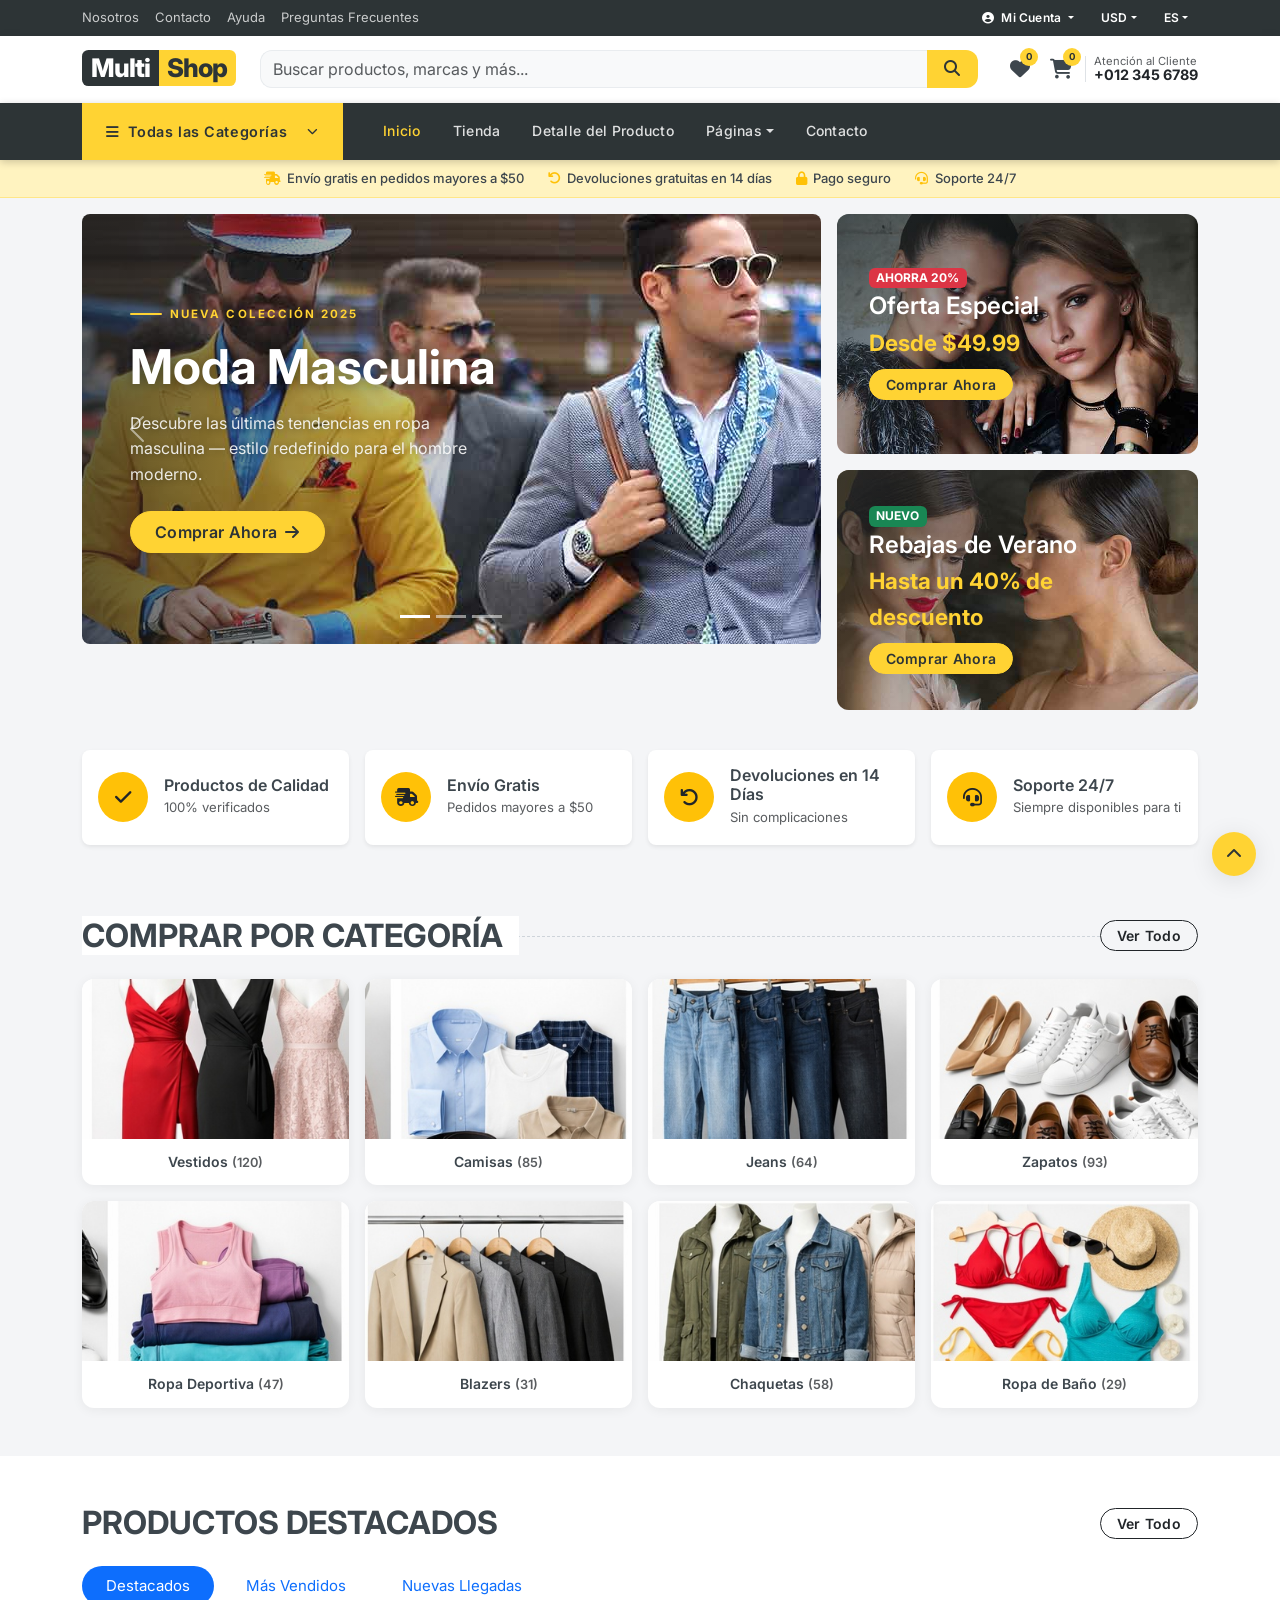
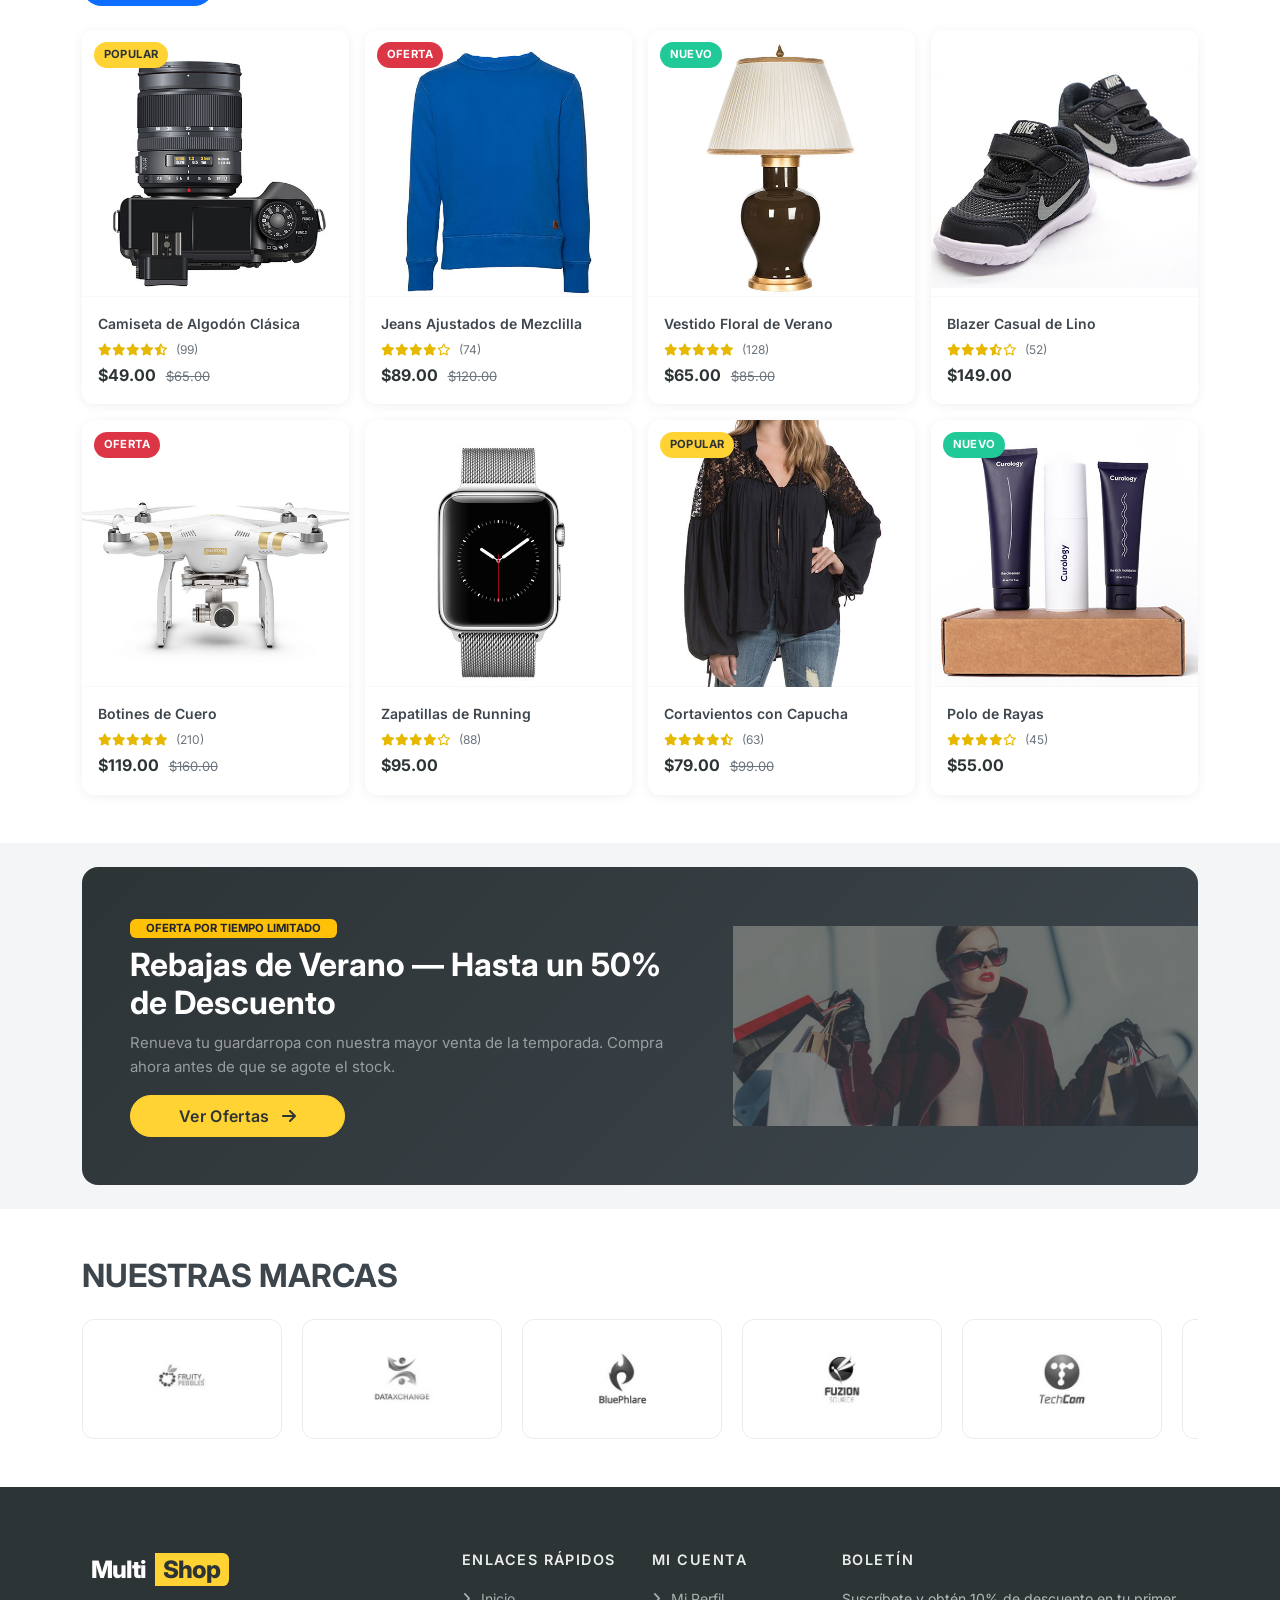
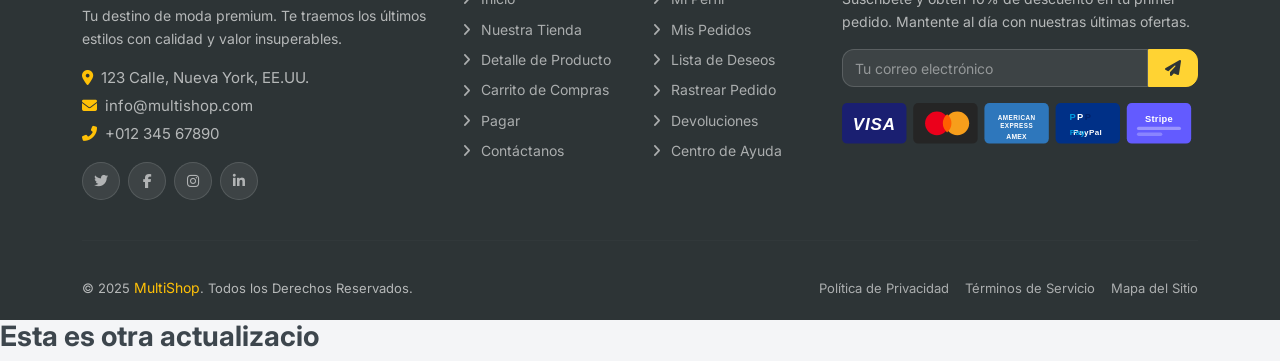
<file: index.html>
<!DOCTYPE html>
<html lang="es">
<head>
    <meta charset="utf-8">
    <title>MultiShop - Tienda de Moda en Línea</title>
    <meta name="viewport" content="width=device-width, initial-scale=1.0">
    <meta name="description" content="MultiShop - Tu destino de moda premium en línea">

    <!-- Favicon -->
    <link href="img/favicon.ico" rel="icon">

    <!-- Google Fonts: Inter -->
    <link rel="preconnect" href="https://fonts.googleapis.com">
    <link rel="preconnect" href="https://fonts.gstatic.com" crossorigin>
    <link href="https://fonts.googleapis.com/css2?family=Inter:wght@400;500;600;700;800&display=swap" rel="stylesheet">

    <!-- Font Awesome 6 -->
    <link href="https://cdnjs.cloudflare.com/ajax/libs/font-awesome/6.4.0/css/all.min.css" rel="stylesheet">

    <!-- Bootstrap 5.3 -->
    <link href="https://cdn.jsdelivr.net/npm/bootstrap@5.3.2/dist/css/bootstrap.min.css" rel="stylesheet">

    <!-- Custom CSS -->
    <link href="css/style.css" rel="stylesheet">
</head>
<body>

<!-- ===== TOPBAR ===== -->
<div class="topbar">
    <div class="container-xl">
        <div class="row align-items-center">
            <div class="col-lg-6 d-none d-lg-flex gap-3">
                <a href="#">Nosotros</a>
                <a href="contact.html">Contacto</a>
                <a href="#">Ayuda</a>
                <a href="#">Preguntas Frecuentes</a>
            </div>
            <div class="col-lg-6 d-flex align-items-center justify-content-center justify-content-lg-end gap-2">
                <div class="dropdown">
                    <button class="btn btn-sm btn-outline-secondary text-white border-0 dropdown-toggle" type="button" data-bs-toggle="dropdown">
                        <i class="fa fa-user-circle me-1"></i> Mi Cuenta
                    </button>
                    <ul class="dropdown-menu dropdown-menu-end">
                        <li><a class="dropdown-item" href="#"><i class="fa fa-sign-in-alt me-2"></i>Iniciar sesión</a></li>
                        <li><a class="dropdown-item" href="#"><i class="fa fa-user-plus me-2"></i>Registrarse</a></li>
                    </ul>
                </div>
                <div class="dropdown">
                    <button class="btn btn-sm btn-outline-secondary text-white border-0 dropdown-toggle" type="button" data-bs-toggle="dropdown">USD</button>
                    <ul class="dropdown-menu dropdown-menu-end">
                        <li><button class="dropdown-item" type="button">EUR</button></li>
                        <li><button class="dropdown-item" type="button">GBP</button></li>
                        <li><button class="dropdown-item" type="button">CAD</button></li>
                    </ul>
                </div>
                <div class="dropdown">
                    <button class="btn btn-sm btn-outline-secondary text-white border-0 dropdown-toggle" type="button" data-bs-toggle="dropdown">ES</button>
                    <ul class="dropdown-menu dropdown-menu-end">
                        <li><button class="dropdown-item" type="button">EN</button></li>
                        <li><button class="dropdown-item" type="button">FR</button></li>
                        <li><button class="dropdown-item" type="button">DE</button></li>
                    </ul>
                </div>
            </div>
        </div>
    </div>
</div>
<!-- ===== /TOPBAR ===== -->

<!-- ===== HEADER ===== -->
<header class="site-header">
    <div class="container-xl">
        <div class="row align-items-center gy-2">
            <div class="col-auto">
                <a href="index.html" class="text-decoration-none d-flex align-items-center">
                    <span class="site-logo">
                        <span class="logo-part-1">Multi</span><span class="logo-part-2">Shop</span>
                    </span>
                </a>
            </div>
            <div class="col">
                <form class="search-bar d-flex" action="#">
                    <input type="text" class="form-control" placeholder="Buscar productos, marcas y más...">
                    <button class="btn-search" type="submit"><i class="fa fa-search"></i></button>
                </form>
            </div>
            <div class="col-auto header-icons d-none d-lg-flex align-items-center gap-1">
                <a href="#" title="Lista de Deseos">
                    <i class="fa fa-heart"></i>
                    <span class="badge-count">0</span>
                </a>
                <a href="cart.html" title="Carrito">
                    <i class="fa fa-shopping-cart"></i>
                    <span class="badge-count">0</span>
                </a>
                <div class="ps-2 border-start">
                    <div class="d-flex flex-column lh-1">
                        <small class="text-muted" style="font-size:.7rem;">Atención al Cliente</small>
                        <strong class="text-dark" style="font-size:.9rem;">+012 345 6789</strong>
                    </div>
                </div>
            </div>
        </div>
    </div>
</header>
<!-- ===== /HEADER ===== -->

<!-- ===== MAIN NAVBAR ===== -->
<div class="main-nav">
    <div class="container-xl">
        <div class="row">
            <!-- Categories dropdown -->
            <div class="col-lg-3 d-none d-lg-flex align-items-stretch position-relative">
                <button class="cat-dropdown-btn w-100 d-flex align-items-center justify-content-between"
                    type="button" data-bs-toggle="collapse" data-bs-target="#catSidebar" aria-expanded="false">
                    <span><i class="fa fa-bars me-2"></i>Todas las Categorías</span>
                    <i class="fa fa-chevron-down fa-xs"></i>
                </button>
                <div class="collapse cat-sidebar" id="catSidebar">
                    <div class="nav flex-column">
                        <div class="nav-item dropdown dropend">
                            <a class="nav-link dropdown-toggle" href="#" data-bs-toggle="dropdown">
                                <span><i class="fa fa-tshirt me-2 text-muted"></i>Vestidos</span>
                                <i class="fa fa-chevron-right fa-xs"></i>
                            </a>
                            <ul class="dropdown-menu">
                                <li><a class="dropdown-item" href="#">Vestidos de Hombre</a></li>
                                <li><a class="dropdown-item" href="#">Vestidos de Mujer</a></li>
                                <li><a class="dropdown-item" href="#">Ropa de Bebé</a></li>
                            </ul>
                        </div>
                        <a href="#" class="nav-link"><i class="fa fa-vest me-2 text-muted"></i>Camisas</a>
                        <a href="#" class="nav-link"><i class="fa fa-socks me-2 text-muted"></i>Jeans</a>
                        <a href="#" class="nav-link"><i class="fa fa-swimmer me-2 text-muted"></i>Ropa de Baño</a>
                        <a href="#" class="nav-link"><i class="fa fa-bed me-2 text-muted"></i>Ropa de Dormir</a>
                        <a href="#" class="nav-link"><i class="fa fa-running me-2 text-muted"></i>Ropa Deportiva</a>
                        <a href="#" class="nav-link"><i class="fa fa-user me-2 text-muted"></i>Monos</a>
                        <a href="#" class="nav-link"><i class="fa fa-briefcase me-2 text-muted"></i>Blazers</a>
                        <a href="#" class="nav-link"><i class="fa fa-wind me-2 text-muted"></i>Chaquetas</a>
                        <a href="#" class="nav-link"><i class="fa fa-shoe-prints me-2 text-muted"></i>Zapatos</a>
                    </div>
                </div>
            </div>
            <!-- Main menu -->
            <div class="col-lg-9">
                <nav class="navbar navbar-expand-lg navbar-dark bg-transparent py-0">
                    <a href="index.html" class="text-decoration-none d-flex d-lg-none align-items-center me-auto py-2">
                        <span class="logo-part-1" style="font-size:1.3rem;">Multi</span><span class="logo-part-2" style="font-size:1.3rem;">Shop</span>
                    </a>
                    <button class="navbar-toggler ms-2" type="button" data-bs-toggle="collapse" data-bs-target="#mainNav">
                        <span class="navbar-toggler-icon"></span>
                    </button>
                    <div class="collapse navbar-collapse" id="mainNav">
                        <ul class="navbar-nav me-auto py-0">
                            <li class="nav-item"><a class="nav-link active" href="index.html">Inicio</a></li>
                            <li class="nav-item"><a class="nav-link" href="shop.html">Tienda</a></li>
                            <li class="nav-item"><a class="nav-link" href="detail.html">Detalle del Producto</a></li>
                            <li class="nav-item dropdown">
                                <a class="nav-link dropdown-toggle" href="#" data-bs-toggle="dropdown">Páginas</a>
                                <ul class="dropdown-menu">
                                    <li><a class="dropdown-item" href="cart.html">Carrito de Compras</a></li>
                                    <li><a class="dropdown-item" href="checkout.html">Pagar</a></li>
                                </ul>
                            </li>
                            <li class="nav-item"><a class="nav-link" href="contact.html">Contacto</a></li>
                        </ul>
                        <div class="d-flex d-lg-none align-items-center gap-3 py-2">
                            <a href="#" class="text-white"><i class="fa fa-heart"></i> Lista de Deseos</a>
                            <a href="cart.html" class="text-white"><i class="fa fa-shopping-cart"></i> Carrito</a>
                        </div>
                    </div>
                </nav>
            </div>
        </div>
    </div>
</div>
<!-- ===== /MAIN NAVBAR ===== -->

<!-- ===== INFO BAR ===== -->
<div class="info-bar d-none d-md-block">
    <div class="container-xl">
        <div class="row justify-content-center">
            <div class="col-auto info-bar-item"><i class="fa fa-shipping-fast text-warning"></i> Envío gratis en pedidos mayores a $50</div>
            <div class="col-auto info-bar-item"><i class="fa fa-undo text-warning"></i> Devoluciones gratuitas en 14 días</div>
            <div class="col-auto info-bar-item"><i class="fa fa-lock text-warning"></i> Pago seguro</div>
            <div class="col-auto info-bar-item"><i class="fa fa-headset text-warning"></i> Soporte 24/7</div>
        </div>
    </div>
</div>
<!-- ===== /INFO BAR ===== -->

<!-- ===== HERO + OFFER BANNERS ===== -->
<section class="py-3">
    <div class="container-xl">
        <div class="row g-3">
            <div class="col-lg-8">
                <div id="header-carousel" class="carousel slide carousel-fade" data-bs-ride="carousel" data-bs-interval="4000">
                    <div class="carousel-indicators">
                        <button type="button" data-bs-target="#header-carousel" data-bs-slide-to="0" class="active"></button>
                        <button type="button" data-bs-target="#header-carousel" data-bs-slide-to="1"></button>
                        <button type="button" data-bs-target="#header-carousel" data-bs-slide-to="2"></button>
                    </div>
                    <div class="carousel-inner rounded-3 overflow-hidden" style="height:430px;">
                        <div class="carousel-item active h-100">
                            <img src="img/carousel-1.jpg" class="d-block w-100 h-100" style="object-fit:cover;" alt="Moda Masculina">
                            <div class="carousel-caption d-flex flex-column justify-content-center text-start ps-5" style="background:linear-gradient(90deg,rgba(30,30,30,.7) 0%,transparent 70%);inset:0;">
                                <div class="d-flex align-items-center gap-2 mb-3">
                                    <span style="display:inline-block;width:32px;height:2px;background:#FFD333;border-radius:2px;"></span>
                                    <span style="font-size:.72rem;font-weight:700;letter-spacing:.18em;color:#FFD333;text-transform:uppercase;">Nueva Colección 2025</span>
                                </div>
                                <h1 class="display-5 fw-800 text-white mb-3" style="text-shadow:0 2px 12px rgba(0,0,0,.4);line-height:1.15;">Moda Masculina</h1>
                                <p class="mb-4 d-none d-md-block" style="color:rgba(255,255,255,.88);font-size:1rem;font-weight:400;max-width:340px;line-height:1.6;text-shadow:0 1px 6px rgba(0,0,0,.3);">Descubre las últimas tendencias en ropa masculina — estilo redefinido para el hombre moderno.</p>
                                <a href="shop.html" class="btn btn-primary rounded-pill px-4 py-2 d-inline-flex align-items-center gap-2" style="width:fit-content;">Comprar Ahora <i class="fa fa-arrow-right"></i></a>
                            </div>
                        </div>
                        <div class="carousel-item h-100">
                            <img src="img/carousel-2.jpg" class="d-block w-100 h-100" style="object-fit:cover;" alt="Moda Femenina">
                            <div class="carousel-caption d-flex flex-column justify-content-center text-start ps-5" style="background:linear-gradient(90deg,rgba(30,30,30,.7) 0%,transparent 70%);inset:0;">
                                <div class="d-flex align-items-center gap-2 mb-3">
                                    <span style="display:inline-block;width:32px;height:2px;background:#FFD333;border-radius:2px;"></span>
                                    <span style="font-size:.72rem;font-weight:700;letter-spacing:.18em;color:#FFD333;text-transform:uppercase;">Tendencia Actual</span>
                                </div>
                                <h1 class="display-5 fw-800 text-white mb-3" style="text-shadow:0 2px 12px rgba(0,0,0,.4);line-height:1.15;">Moda Femenina</h1>
                                <p class="mb-4 d-none d-md-block" style="color:rgba(255,255,255,.88);font-size:1rem;font-weight:400;max-width:340px;line-height:1.6;text-shadow:0 1px 6px rgba(0,0,0,.3);">Estilos elegantes para cada ocasión — desde looks casuales hasta impresionantes conjuntos de noche.</p>
                                <a href="shop.html" class="btn btn-primary rounded-pill px-4 py-2 d-inline-flex align-items-center gap-2" style="width:fit-content;">Comprar Ahora <i class="fa fa-arrow-right"></i></a>
                            </div>
                        </div>
                        <div class="carousel-item h-100">
                            <img src="img/carousel-3.jpg" class="d-block w-100 h-100" style="object-fit:cover;" alt="Colección Infantil">
                            <div class="carousel-caption d-flex flex-column justify-content-center text-start ps-5" style="background:linear-gradient(90deg,rgba(30,30,30,.7) 0%,transparent 70%);inset:0;">
                                <div class="d-flex align-items-center gap-2 mb-3">
                                    <span style="display:inline-block;width:32px;height:2px;background:#FFD333;border-radius:2px;"></span>
                                    <span style="font-size:.72rem;font-weight:700;letter-spacing:.18em;color:#FFD333;text-transform:uppercase;">Ahorra hasta un 30%</span>
                                </div>
                                <h1 class="display-5 fw-800 text-white mb-3" style="text-shadow:0 2px 12px rgba(0,0,0,.4);line-height:1.15;">Colección Infantil</h1>
                                <p class="mb-4 d-none d-md-block" style="color:rgba(255,255,255,.88);font-size:1rem;font-weight:400;max-width:340px;line-height:1.6;text-shadow:0 1px 6px rgba(0,0,0,.3);">Prendas divertidas, cómodas y elegantes diseñadas para moverse y crecer con los más pequeños.</p>
                                <a href="shop.html" class="btn btn-primary rounded-pill px-4 py-2 d-inline-flex align-items-center gap-2" style="width:fit-content;">Comprar Ahora <i class="fa fa-arrow-right"></i></a>
                            </div>
                        </div>
                    </div>
                    <button class="carousel-control-prev" type="button" data-bs-target="#header-carousel" data-bs-slide="prev">
                        <span class="carousel-control-prev-icon"></span>
                    </button>
                    <button class="carousel-control-next" type="button" data-bs-target="#header-carousel" data-bs-slide="next">
                        <span class="carousel-control-next-icon"></span>
                    </button>
                </div>
            </div>
            <div class="col-lg-4 d-flex flex-column gap-3">
                <div class="offer-banner flex-fill">
                    <img src="img/offer-1.jpg" alt="Oferta Especial">
                    <div class="offer-banner-overlay">
                        <span class="badge bg-danger mb-1" style="font-size:.75rem;">AHORRA 20%</span>
                        <h4 class="fw-700 mb-1">Oferta Especial</h4>
                        <span class="offer-price mb-2">Desde $49.99</span>
                        <a href="shop.html" class="btn btn-primary btn-sm rounded-pill px-3">Comprar Ahora</a>
                    </div>
                </div>
                <div class="offer-banner flex-fill">
                    <img src="img/offer-2.jpg" alt="Rebajas de Verano">
                    <div class="offer-banner-overlay">
                        <span class="badge bg-success mb-1" style="font-size:.75rem;">NUEVO</span>
                        <h4 class="fw-700 mb-1">Rebajas de Verano</h4>
                        <span class="offer-price mb-2">Hasta un 40% de descuento</span>
                        <a href="shop.html" class="btn btn-primary btn-sm rounded-pill px-3">Comprar Ahora</a>
                    </div>
                </div>
            </div>
        </div>
    </div>
</section>
<!-- ===== /HERO ===== -->

<!-- ===== FEATURES ===== -->
<section class="py-4">
    <div class="container-xl">
        <div class="row g-3">
            <div class="col-6 col-lg-3">
                <div class="d-flex align-items-center gap-3 bg-white rounded-3 p-3 shadow-sm h-100">
                    <div class="flex-shrink-0 d-flex align-items-center justify-content-center rounded-circle bg-warning" style="width:50px;height:50px;">
                        <i class="fa fa-check fa-lg text-dark"></i>
                    </div>
                    <div>
                        <h6 class="mb-0 fw-700">Productos de Calidad</h6>
                        <small class="text-muted">100% verificados</small>
                    </div>
                </div>
            </div>
            <div class="col-6 col-lg-3">
                <div class="d-flex align-items-center gap-3 bg-white rounded-3 p-3 shadow-sm h-100">
                    <div class="flex-shrink-0 d-flex align-items-center justify-content-center rounded-circle bg-warning" style="width:50px;height:50px;">
                        <i class="fa fa-shipping-fast fa-lg text-dark"></i>
                    </div>
                    <div>
                        <h6 class="mb-0 fw-700">Envío Gratis</h6>
                        <small class="text-muted">Pedidos mayores a $50</small>
                    </div>
                </div>
            </div>
            <div class="col-6 col-lg-3">
                <div class="d-flex align-items-center gap-3 bg-white rounded-3 p-3 shadow-sm h-100">
                    <div class="flex-shrink-0 d-flex align-items-center justify-content-center rounded-circle bg-warning" style="width:50px;height:50px;">
                        <i class="fa fa-undo fa-lg text-dark"></i>
                    </div>
                    <div>
                        <h6 class="mb-0 fw-700">Devoluciones en 14 Días</h6>
                        <small class="text-muted">Sin complicaciones</small>
                    </div>
                </div>
            </div>
            <div class="col-6 col-lg-3">
                <div class="d-flex align-items-center gap-3 bg-white rounded-3 p-3 shadow-sm h-100">
                    <div class="flex-shrink-0 d-flex align-items-center justify-content-center rounded-circle bg-warning" style="width:50px;height:50px;">
                        <i class="fa fa-headset fa-lg text-dark"></i>
                    </div>
                    <div>
                        <h6 class="mb-0 fw-700">Soporte 24/7</h6>
                        <small class="text-muted">Siempre disponibles para ti</small>
                    </div>
                </div>
            </div>
        </div>
    </div>
</section>
<!-- ===== /FEATURES ===== -->

<!-- ===== CATEGORIES ===== -->
<section class="py-5">
    <div class="container-xl">
        <div class="d-flex align-items-center justify-content-between mb-4">
            <h2 class="section-title position-relative text-uppercase mb-0 w-100">
                <span class="bg-body pe-3">Comprar por Categoría</span>
            </h2>
            <a href="shop.html" class="btn btn-outline-dark btn-sm rounded-pill px-3 flex-shrink-0">Ver Todo</a>
        </div>
        <div class="row g-3">
            <div class="col-6 col-md-4 col-lg-3">
                <a href="shop.html" class="text-decoration-none">
                    <div class="cat-card">
                        <div class="cat-img-wrap"><img src="img/cat-vestidos.jpg" alt="Vestidos"></div>
                        <div class="cat-title">Vestidos <span class="text-muted fw-400" style="font-size:.8rem;">(120)</span></div>
                    </div>
                </a>
            </div>
            <div class="col-6 col-md-4 col-lg-3">
                <a href="shop.html" class="text-decoration-none">
                    <div class="cat-card">
                        <div class="cat-img-wrap"><img src="img/cat-camisas.jpg" alt="Camisas"></div>
                        <div class="cat-title">Camisas <span class="text-muted fw-400" style="font-size:.8rem;">(85)</span></div>
                    </div>
                </a>
            </div>
            <div class="col-6 col-md-4 col-lg-3">
                <a href="shop.html" class="text-decoration-none">
                    <div class="cat-card">
                        <div class="cat-img-wrap"><img src="img/cat-jeans.jpg" alt="Jeans"></div>
                        <div class="cat-title">Jeans <span class="text-muted fw-400" style="font-size:.8rem;">(64)</span></div>
                    </div>
                </a>
            </div>
            <div class="col-6 col-md-4 col-lg-3">
                <a href="shop.html" class="text-decoration-none">
                    <div class="cat-card">
                        <div class="cat-img-wrap"><img src="img/cat-zapatos.jpg" alt="Zapatos"></div>
                        <div class="cat-title">Zapatos <span class="text-muted fw-400" style="font-size:.8rem;">(93)</span></div>
                    </div>
                </a>
            </div>
            <div class="col-6 col-md-4 col-lg-3">
                <a href="shop.html" class="text-decoration-none">
                    <div class="cat-card">
                        <div class="cat-img-wrap"><img src="img/cat-deportiva.jpg" alt="Ropa Deportiva"></div>
                        <div class="cat-title">Ropa Deportiva <span class="text-muted fw-400" style="font-size:.8rem;">(47)</span></div>
                    </div>
                </a>
            </div>
            <div class="col-6 col-md-4 col-lg-3">
                <a href="shop.html" class="text-decoration-none">
                    <div class="cat-card">
                        <div class="cat-img-wrap"><img src="img/cat-blazers.jpg" alt="Blazers"></div>
                        <div class="cat-title">Blazers <span class="text-muted fw-400" style="font-size:.8rem;">(31)</span></div>
                    </div>
                </a>
            </div>
            <div class="col-6 col-md-4 col-lg-3">
                <a href="shop.html" class="text-decoration-none">
                    <div class="cat-card">
                        <div class="cat-img-wrap"><img src="img/cat-chaquetas.jpg" alt="Chaquetas"></div>
                        <div class="cat-title">Chaquetas <span class="text-muted fw-400" style="font-size:.8rem;">(58)</span></div>
                    </div>
                </a>
            </div>
            <div class="col-6 col-md-4 col-lg-3">
                <a href="shop.html" class="text-decoration-none">
                    <div class="cat-card">
                        <div class="cat-img-wrap"><img src="img/cat-banio.jpg" alt="Ropa de Baño"></div>
                        <div class="cat-title">Ropa de Baño <span class="text-muted fw-400" style="font-size:.8rem;">(29)</span></div>
                    </div>
                </a>
            </div>
        </div>
    </div>
</section>
<!-- ===== /CATEGORIES ===== -->

<!-- ===== FEATURED PRODUCTS ===== -->
<section class="py-5 bg-white">
    <div class="container-xl">
        <div class="d-flex align-items-center justify-content-between mb-4">
            <h2 class="section-title position-relative text-uppercase mb-0 w-100">
                <span class="bg-white pe-3">Productos Destacados</span>
            </h2>
            <a href="shop.html" class="btn btn-outline-dark btn-sm rounded-pill px-3 flex-shrink-0">Ver Todo</a>
        </div>
        <!-- Product Tabs -->
        <ul class="nav nav-pills mb-4 gap-2" id="productTabs">
            <li class="nav-item">
                <button class="nav-link active rounded-pill px-4" data-bs-toggle="pill" data-bs-target="#tab-featured">Destacados</button>
            </li>
            <li class="nav-item">
                <button class="nav-link rounded-pill px-4" data-bs-toggle="pill" data-bs-target="#tab-bestseller">Más Vendidos</button>
            </li>
            <li class="nav-item">
                <button class="nav-link rounded-pill px-4" data-bs-toggle="pill" data-bs-target="#tab-new">Nuevas Llegadas</button>
            </li>
        </ul>
        <div class="tab-content">
            <div class="tab-pane fade show active" id="tab-featured">
                <div class="row g-3">
                    <!-- Product 1 -->
                    <div class="col-6 col-md-4 col-lg-3">
                        <div class="product-card">
                            <div class="product-img-wrap">
                                <span class="product-badge badge-hot">Popular</span>
                                <img src="img/product-1.jpg" alt="Producto">
                                <div class="product-actions">
                                    <button class="btn-action" title="Lista de Deseos"><i class="fa fa-heart"></i></button>
                                    <a href="shop.html" class="btn-add-cart"><i class="fa fa-shopping-cart me-1"></i> Agregar al Carrito</a>
                                    <button class="btn-action" title="Vista Rápida"><i class="fa fa-eye"></i></button>
                                </div>
                            </div>
                            <div class="product-info">
                                <a href="detail.html" class="product-name">Camiseta de Algodón Clásica</a>
                                <div class="d-flex align-items-center gap-1 my-1">
                                    <div class="product-rating">
                                        <i class="fa fa-star"></i><i class="fa fa-star"></i><i class="fa fa-star"></i><i class="fa fa-star"></i><i class="fa fa-star-half-alt"></i>
                                    </div>
                                    <span class="product-rating"><span>(99)</span></span>
                                </div>
                                <div class="product-price">$49.00 <del>$65.00</del></div>
                            </div>
                        </div>
                    </div>
                    <!-- Product 2 -->
                    <div class="col-6 col-md-4 col-lg-3">
                        <div class="product-card">
                            <div class="product-img-wrap">
                                <span class="product-badge badge-sale">Oferta</span>
                                <img src="img/product-2.jpg" alt="Producto">
                                <div class="product-actions">
                                    <button class="btn-action" title="Lista de Deseos"><i class="fa fa-heart"></i></button>
                                    <a href="shop.html" class="btn-add-cart"><i class="fa fa-shopping-cart me-1"></i> Agregar al Carrito</a>
                                    <button class="btn-action" title="Vista Rápida"><i class="fa fa-eye"></i></button>
                                </div>
                            </div>
                            <div class="product-info">
                                <a href="detail.html" class="product-name">Jeans Ajustados de Mezclilla</a>
                                <div class="d-flex align-items-center gap-1 my-1">
                                    <div class="product-rating">
                                        <i class="fa fa-star"></i><i class="fa fa-star"></i><i class="fa fa-star"></i><i class="fa fa-star"></i><i class="far fa-star"></i>
                                    </div>
                                    <span class="product-rating"><span>(74)</span></span>
                                </div>
                                <div class="product-price">$89.00 <del>$120.00</del></div>
                            </div>
                        </div>
                    </div>
                    <!-- Product 3 -->
                    <div class="col-6 col-md-4 col-lg-3">
                        <div class="product-card">
                            <div class="product-img-wrap">
                                <span class="product-badge badge-new">Nuevo</span>
                                <img src="img/product-3.jpg" alt="Producto">
                                <div class="product-actions">
                                    <button class="btn-action" title="Lista de Deseos"><i class="fa fa-heart"></i></button>
                                    <a href="shop.html" class="btn-add-cart"><i class="fa fa-shopping-cart me-1"></i> Agregar al Carrito</a>
                                    <button class="btn-action" title="Vista Rápida"><i class="fa fa-eye"></i></button>
                                </div>
                            </div>
                            <div class="product-info">
                                <a href="detail.html" class="product-name">Vestido Floral de Verano</a>
                                <div class="d-flex align-items-center gap-1 my-1">
                                    <div class="product-rating">
                                        <i class="fa fa-star"></i><i class="fa fa-star"></i><i class="fa fa-star"></i><i class="fa fa-star"></i><i class="fa fa-star"></i>
                                    </div>
                                    <span class="product-rating"><span>(128)</span></span>
                                </div>
                                <div class="product-price">$65.00 <del>$85.00</del></div>
                            </div>
                        </div>
                    </div>
                    <!-- Product 4 -->
                    <div class="col-6 col-md-4 col-lg-3">
                        <div class="product-card">
                            <div class="product-img-wrap">
                                <img src="img/product-4.jpg" alt="Producto">
                                <div class="product-actions">
                                    <button class="btn-action" title="Lista de Deseos"><i class="fa fa-heart"></i></button>
                                    <a href="shop.html" class="btn-add-cart"><i class="fa fa-shopping-cart me-1"></i> Agregar al Carrito</a>
                                    <button class="btn-action" title="Vista Rápida"><i class="fa fa-eye"></i></button>
                                </div>
                            </div>
                            <div class="product-info">
                                <a href="detail.html" class="product-name">Blazer Casual de Lino</a>
                                <div class="d-flex align-items-center gap-1 my-1">
                                    <div class="product-rating">
                                        <i class="fa fa-star"></i><i class="fa fa-star"></i><i class="fa fa-star"></i><i class="fa fa-star-half-alt"></i><i class="far fa-star"></i>
                                    </div>
                                    <span class="product-rating"><span>(52)</span></span>
                                </div>
                                <div class="product-price">$149.00</div>
                            </div>
                        </div>
                    </div>
                    <!-- Product 5 -->
                    <div class="col-6 col-md-4 col-lg-3">
                        <div class="product-card">
                            <div class="product-img-wrap">
                                <span class="product-badge badge-sale">Oferta</span>
                                <img src="img/product-5.jpg" alt="Producto">
                                <div class="product-actions">
                                    <button class="btn-action" title="Lista de Deseos"><i class="fa fa-heart"></i></button>
                                    <a href="shop.html" class="btn-add-cart"><i class="fa fa-shopping-cart me-1"></i> Agregar al Carrito</a>
                                    <button class="btn-action" title="Vista Rápida"><i class="fa fa-eye"></i></button>
                                </div>
                            </div>
                            <div class="product-info">
                                <a href="detail.html" class="product-name">Botines de Cuero</a>
                                <div class="d-flex align-items-center gap-1 my-1">
                                    <div class="product-rating">
                                        <i class="fa fa-star"></i><i class="fa fa-star"></i><i class="fa fa-star"></i><i class="fa fa-star"></i><i class="fa fa-star"></i>
                                    </div>
                                    <span class="product-rating"><span>(210)</span></span>
                                </div>
                                <div class="product-price">$119.00 <del>$160.00</del></div>
                            </div>
                        </div>
                    </div>
                    <!-- Product 6 -->
                    <div class="col-6 col-md-4 col-lg-3">
                        <div class="product-card">
                            <div class="product-img-wrap">
                                <img src="img/product-6.jpg" alt="Producto">
                                <div class="product-actions">
                                    <button class="btn-action" title="Lista de Deseos"><i class="fa fa-heart"></i></button>
                                    <a href="shop.html" class="btn-add-cart"><i class="fa fa-shopping-cart me-1"></i> Agregar al Carrito</a>
                                    <button class="btn-action" title="Vista Rápida"><i class="fa fa-eye"></i></button>
                                </div>
                            </div>
                            <div class="product-info">
                                <a href="detail.html" class="product-name">Zapatillas de Running</a>
                                <div class="d-flex align-items-center gap-1 my-1">
                                    <div class="product-rating">
                                        <i class="fa fa-star"></i><i class="fa fa-star"></i><i class="fa fa-star"></i><i class="fa fa-star"></i><i class="far fa-star"></i>
                                    </div>
                                    <span class="product-rating"><span>(88)</span></span>
                                </div>
                                <div class="product-price">$95.00</div>
                            </div>
                        </div>
                    </div>
                    <!-- Product 7 -->
                    <div class="col-6 col-md-4 col-lg-3">
                        <div class="product-card">
                            <div class="product-img-wrap">
                                <span class="product-badge badge-hot">Popular</span>
                                <img src="img/product-7.jpg" alt="Producto">
                                <div class="product-actions">
                                    <button class="btn-action" title="Lista de Deseos"><i class="fa fa-heart"></i></button>
                                    <a href="shop.html" class="btn-add-cart"><i class="fa fa-shopping-cart me-1"></i> Agregar al Carrito</a>
                                    <button class="btn-action" title="Vista Rápida"><i class="fa fa-eye"></i></button>
                                </div>
                            </div>
                            <div class="product-info">
                                <a href="detail.html" class="product-name">Cortavientos con Capucha</a>
                                <div class="d-flex align-items-center gap-1 my-1">
                                    <div class="product-rating">
                                        <i class="fa fa-star"></i><i class="fa fa-star"></i><i class="fa fa-star"></i><i class="fa fa-star"></i><i class="fa fa-star-half-alt"></i>
                                    </div>
                                    <span class="product-rating"><span>(63)</span></span>
                                </div>
                                <div class="product-price">$79.00 <del>$99.00</del></div>
                            </div>
                        </div>
                    </div>
                    <!-- Product 8 -->
                    <div class="col-6 col-md-4 col-lg-3">
                        <div class="product-card">
                            <div class="product-img-wrap">
                                <span class="product-badge badge-new">Nuevo</span>
                                <img src="img/product-8.jpg" alt="Producto">
                                <div class="product-actions">
                                    <button class="btn-action" title="Lista de Deseos"><i class="fa fa-heart"></i></button>
                                    <a href="shop.html" class="btn-add-cart"><i class="fa fa-shopping-cart me-1"></i> Agregar al Carrito</a>
                                    <button class="btn-action" title="Vista Rápida"><i class="fa fa-eye"></i></button>
                                </div>
                            </div>
                            <div class="product-info">
                                <a href="detail.html" class="product-name">Polo de Rayas</a>
                                <div class="d-flex align-items-center gap-1 my-1">
                                    <div class="product-rating">
                                        <i class="fa fa-star"></i><i class="fa fa-star"></i><i class="fa fa-star"></i><i class="fa fa-star"></i><i class="far fa-star"></i>
                                    </div>
                                    <span class="product-rating"><span>(45)</span></span>
                                </div>
                                <div class="product-price">$55.00</div>
                            </div>
                        </div>
                    </div>
                </div>
            </div>
            <!-- Best Seller tab -->
            <div class="tab-pane fade" id="tab-bestseller">
                <div class="row g-3">
                    <div class="col-6 col-md-4 col-lg-3">
                        <div class="product-card">
                            <div class="product-img-wrap">
                                <span class="product-badge badge-hot">Popular</span>
                                <img src="img/product-3.jpg" alt="Producto">
                                <div class="product-actions">
                                    <button class="btn-action"><i class="fa fa-heart"></i></button>
                                    <a href="shop.html" class="btn-add-cart"><i class="fa fa-shopping-cart me-1"></i> Agregar al Carrito</a>
                                    <button class="btn-action"><i class="fa fa-eye"></i></button>
                                </div>
                            </div>
                            <div class="product-info">
                                <a href="detail.html" class="product-name">Sudadera con Capucha Premium</a>
                                <div class="product-rating my-1"><i class="fa fa-star"></i><i class="fa fa-star"></i><i class="fa fa-star"></i><i class="fa fa-star"></i><i class="fa fa-star"></i> <span>(305)</span></div>
                                <div class="product-price">$85.00 <del>$110.00</del></div>
                            </div>
                        </div>
                    </div>
                    <div class="col-6 col-md-4 col-lg-3">
                        <div class="product-card">
                            <div class="product-img-wrap">
                                <img src="img/product-4.jpg" alt="Producto">
                                <div class="product-actions">
                                    <button class="btn-action"><i class="fa fa-heart"></i></button>
                                    <a href="shop.html" class="btn-add-cart"><i class="fa fa-shopping-cart me-1"></i> Agregar al Carrito</a>
                                    <button class="btn-action"><i class="fa fa-eye"></i></button>
                                </div>
                            </div>
                            <div class="product-info">
                                <a href="detail.html" class="product-name">Camisa Oxford de Botones</a>
                                <div class="product-rating my-1"><i class="fa fa-star"></i><i class="fa fa-star"></i><i class="fa fa-star"></i><i class="fa fa-star"></i><i class="far fa-star"></i> <span>(187)</span></div>
                                <div class="product-price">$72.00</div>
                            </div>
                        </div>
                    </div>
                </div>
            </div>
            <!-- New Arrivals tab -->
            <div class="tab-pane fade" id="tab-new">
                <div class="row g-3">
                    <div class="col-6 col-md-4 col-lg-3">
                        <div class="product-card">
                            <div class="product-img-wrap">
                                <span class="product-badge badge-new">Nuevo</span>
                                <img src="img/product-5.jpg" alt="Producto">
                                <div class="product-actions">
                                    <button class="btn-action"><i class="fa fa-heart"></i></button>
                                    <a href="shop.html" class="btn-add-cart"><i class="fa fa-shopping-cart me-1"></i> Agregar al Carrito</a>
                                    <button class="btn-action"><i class="fa fa-eye"></i></button>
                                </div>
                            </div>
                            <div class="product-info">
                                <a href="detail.html" class="product-name">Chaqueta Vaquera Cropped</a>
                                <div class="product-rating my-1"><i class="fa fa-star"></i><i class="fa fa-star"></i><i class="fa fa-star"></i><i class="fa fa-star-half-alt"></i><i class="far fa-star"></i> <span>(22)</span></div>
                                <div class="product-price">$110.00</div>
                            </div>
                        </div>
                    </div>
                </div>
            </div>
        </div>
    </div>
</section>
<!-- ===== /FEATURED PRODUCTS ===== -->

<!-- ===== PROMO BANNER ===== -->
<section class="py-4">
    <div class="container-xl">
        <div class="rounded-4 overflow-hidden position-relative" style="background:linear-gradient(135deg,#2d3436 0%,#3d464d 100%);min-height:200px;">
            <div class="row align-items-center h-100 g-0">
                <div class="col-md-7 p-4 p-md-5">
                    <span class="badge bg-warning text-dark mb-2 px-3 py-1">OFERTA POR TIEMPO LIMITADO</span>
                    <h2 class="text-white fw-800 mb-2">Rebajas de Verano — Hasta un 50% de Descuento</h2>
                    <p class="text-white-50 mb-3">Renueva tu guardarropa con nuestra mayor venta de la temporada. Compra ahora antes de que se agote el stock.</p>
                    <a href="shop.html" class="btn btn-primary rounded-pill px-5 py-2 fw-600">Ver Ofertas <i class="fa fa-arrow-right ms-2"></i></a>
                </div>
                <div class="col-md-5 d-none d-md-flex align-items-end justify-content-center" style="height:200px;overflow:hidden;">
                    <img src="img/carousel-2.jpg" alt="Oferta" style="width:100%;height:100%;object-fit:cover;opacity:.35;">
                </div>
            </div>
        </div>
    </div>
</section>
<!-- ===== /PROMO BANNER ===== -->

<!-- ===== VENDORS ===== -->
<section class="py-5 bg-white">
    <div class="container-xl">
        <h2 class="section-title position-relative text-uppercase mb-4 w-100">
            <span class="bg-white pe-3">Nuestras Marcas</span>
        </h2>
        <div class="vendor-marquee-wrapper">
            <div class="vendor-marquee">
                <div class="vendor-card"><img src="img/vendor-1.jpg" alt="Marca 1"></div>
                <div class="vendor-card"><img src="img/vendor-2.jpg" alt="Marca 2"></div>
                <div class="vendor-card"><img src="img/vendor-3.jpg" alt="Marca 3"></div>
                <div class="vendor-card"><img src="img/vendor-4.jpg" alt="Marca 4"></div>
                <div class="vendor-card"><img src="img/vendor-5.jpg" alt="Marca 5"></div>
                <div class="vendor-card"><img src="img/vendor-6.jpg" alt="Marca 6"></div>
                <!-- Duplicados para bucle infinito -->
                <div class="vendor-card" aria-hidden="true"><img src="img/vendor-1.jpg" alt=""></div>
                <div class="vendor-card" aria-hidden="true"><img src="img/vendor-2.jpg" alt=""></div>
                <div class="vendor-card" aria-hidden="true"><img src="img/vendor-3.jpg" alt=""></div>
                <div class="vendor-card" aria-hidden="true"><img src="img/vendor-4.jpg" alt=""></div>
                <div class="vendor-card" aria-hidden="true"><img src="img/vendor-5.jpg" alt=""></div>
                <div class="vendor-card" aria-hidden="true"><img src="img/vendor-6.jpg" alt=""></div>
            </div>
        </div>
    </div>
</section>
<!-- ===== /VENDORS ===== -->

<!-- ===== FOOTER ===== -->
<footer class="site-footer">
    <div class="container-xl">
        <div class="row g-4 pb-4">
            <div class="col-lg-4 col-md-6">
                <div class="mb-3">
                    <span class="logo-part-1" style="font-size:1.5rem;">Multi</span><span class="logo-part-2" style="font-size:1.5rem;">Shop</span>
                </div>
                <p style="font-size:.875rem;">Tu destino de moda premium. Te traemos los últimos estilos con calidad y valor insuperables.</p>
                <div class="mb-3">
                    <p class="mb-1"><i class="fa fa-map-marker-alt text-warning me-2"></i>123 Calle, Nueva York, EE.UU.</p>
                    <p class="mb-1"><i class="fa fa-envelope text-warning me-2"></i>info@multishop.com</p>
                    <p class="mb-0"><i class="fa fa-phone-alt text-warning me-2"></i>+012 345 67890</p>
                </div>
                <div class="d-flex gap-2">
                    <a href="#" class="social-btn"><i class="fab fa-twitter"></i></a>
                    <a href="#" class="social-btn"><i class="fab fa-facebook-f"></i></a>
                    <a href="#" class="social-btn"><i class="fab fa-instagram"></i></a>
                    <a href="#" class="social-btn"><i class="fab fa-linkedin-in"></i></a>
                </div>
            </div>
            <div class="col-lg-2 col-md-3 col-6">
                <h5>Enlaces Rápidos</h5>
                <div class="d-flex flex-column gap-2">
                    <a href="index.html"><i class="fa fa-angle-right me-1"></i>Inicio</a>
                    <a href="shop.html"><i class="fa fa-angle-right me-1"></i>Nuestra Tienda</a>
                    <a href="detail.html"><i class="fa fa-angle-right me-1"></i>Detalle de Producto</a>
                    <a href="cart.html"><i class="fa fa-angle-right me-1"></i>Carrito de Compras</a>
                    <a href="checkout.html"><i class="fa fa-angle-right me-1"></i>Pagar</a>
                    <a href="contact.html"><i class="fa fa-angle-right me-1"></i>Contáctanos</a>
                </div>
            </div>
            <div class="col-lg-2 col-md-3 col-6">
                <h5>Mi Cuenta</h5>
                <div class="d-flex flex-column gap-2">
                    <a href="#"><i class="fa fa-angle-right me-1"></i>Mi Perfil</a>
                    <a href="#"><i class="fa fa-angle-right me-1"></i>Mis Pedidos</a>
                    <a href="#"><i class="fa fa-angle-right me-1"></i>Lista de Deseos</a>
                    <a href="#"><i class="fa fa-angle-right me-1"></i>Rastrear Pedido</a>
                    <a href="#"><i class="fa fa-angle-right me-1"></i>Devoluciones</a>
                    <a href="#"><i class="fa fa-angle-right me-1"></i>Centro de Ayuda</a>
                </div>
            </div>
            <div class="col-lg-4 col-md-6">
                <h5>Boletín</h5>
                <p style="font-size:.875rem;">Suscríbete y obtén 10% de descuento en tu primer pedido. Mantente al día con nuestras últimas ofertas.</p>
                <form class="newsletter-form d-flex mb-3">
                    <input type="email" class="form-control" placeholder="Tu correo electrónico">
                    <button class="btn btn-primary px-3" type="submit"><i class="fa fa-paper-plane"></i></button>
                </form>
                <div class="mt-3">
                    <img src="img/payments.svg" alt="Métodos de pago" class="img-fluid" style="max-height:52px;">
                </div>
            </div>
        </div>
        <hr class="footer-divider">
        <div class="footer-bottom d-flex flex-column flex-md-row align-items-center justify-content-between gap-2">
            <p class="mb-0">&copy; 2025 <a href="index.html" class="text-warning text-decoration-none">MultiShop</a>. Todos los Derechos Reservados.</p>
            <div class="d-flex gap-3">
                <a href="#" style="font-size:.8125rem;">Política de Privacidad</a>
                <a href="#" style="font-size:.8125rem;">Términos de Servicio</a>
                <a href="#" style="font-size:.8125rem;">Mapa del Sitio</a>
            </div>
        </div>
    </div>
</footer>
<!-- ===== /FOOTER ===== -->
<h3> Esta es otra actualizacio </h3>
<!-- Back to Top -->
<a href="#" class="back-to-top d-flex" id="backToTop"><i class="fa fa-chevron-up"></i></a>

<!-- JS Libraries -->
<script src="https://cdn.jsdelivr.net/npm/bootstrap@5.3.2/dist/js/bootstrap.bundle.min.js"></script>
<script src="js/main.js"></script>
</body>
</html>
</file>
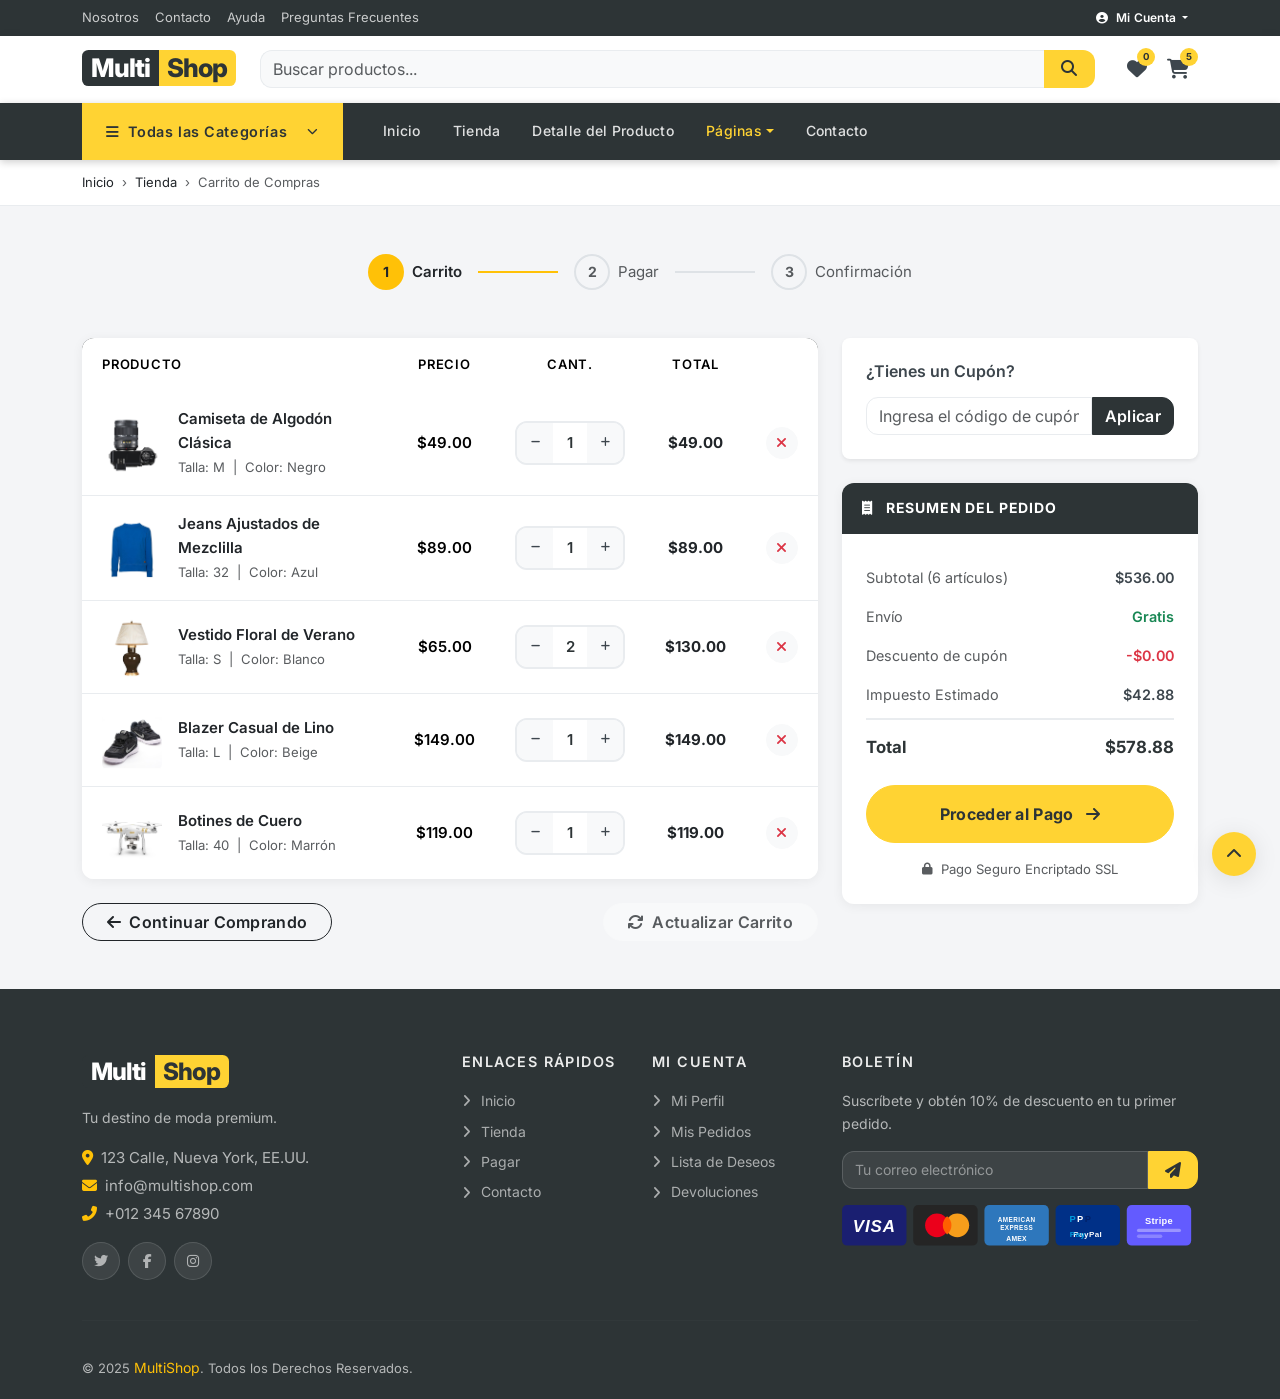
<file: cart.html>
<!DOCTYPE html>
<html lang="es">
<head>
    <meta charset="utf-8">
    <title>Carrito de Compras - MultiShop</title>
    <meta name="viewport" content="width=device-width, initial-scale=1.0">

    <link href="img/favicon.ico" rel="icon">
    <link rel="preconnect" href="https://fonts.googleapis.com">
    <link rel="preconnect" href="https://fonts.gstatic.com" crossorigin>
    <link href="https://fonts.googleapis.com/css2?family=Inter:wght@400;500;600;700;800&display=swap" rel="stylesheet">
    <link href="https://cdnjs.cloudflare.com/ajax/libs/font-awesome/6.4.0/css/all.min.css" rel="stylesheet">
    <link href="https://cdn.jsdelivr.net/npm/bootstrap@5.3.2/dist/css/bootstrap.min.css" rel="stylesheet">
    <link href="css/style.css" rel="stylesheet">
</head>
<body>

<!-- TOPBAR -->
<div class="topbar">
    <div class="container-xl">
        <div class="row align-items-center">
            <div class="col-lg-6 d-none d-lg-flex gap-3">
                <a href="#">Nosotros</a><a href="contact.html">Contacto</a><a href="#">Ayuda</a><a href="#">Preguntas Frecuentes</a>
            </div>
            <div class="col-lg-6 d-flex align-items-center justify-content-center justify-content-lg-end gap-2">
                <div class="dropdown">
                    <button class="btn btn-sm text-white border-0 dropdown-toggle" type="button" data-bs-toggle="dropdown">
                        <i class="fa fa-user-circle me-1"></i> Mi Cuenta
                    </button>
                    <ul class="dropdown-menu dropdown-menu-end">
                        <li><a class="dropdown-item" href="#">Iniciar sesión</a></li>
                        <li><a class="dropdown-item" href="#">Registrarse</a></li>
                    </ul>
                </div>
            </div>
        </div>
    </div>
</div>

<!-- HEADER -->
<header class="site-header">
    <div class="container-xl">
        <div class="row align-items-center gy-2">
            <div class="col-auto">
                <a href="index.html" class="text-decoration-none">
                    <span class="logo-part-1">Multi</span><span class="logo-part-2">Shop</span>
                </a>
            </div>
            <div class="col">
                <form class="search-bar d-flex"><input type="text" class="form-control" placeholder="Buscar productos..."><button class="btn-search"><i class="fa fa-search"></i></button></form>
            </div>
            <div class="col-auto header-icons d-none d-lg-flex align-items-center gap-1">
                <a href="#"><i class="fa fa-heart"></i><span class="badge-count">0</span></a>
                <a href="cart.html"><i class="fa fa-shopping-cart"></i><span class="badge-count">5</span></a>
            </div>
        </div>
    </div>
</header>

<!-- MAIN NAVBAR -->
<div class="main-nav">
    <div class="container-xl">
        <div class="row">
            <div class="col-lg-3 d-none d-lg-flex align-items-stretch position-relative">
                <button class="cat-dropdown-btn w-100 d-flex align-items-center justify-content-between" type="button" data-bs-toggle="collapse" data-bs-target="#catSidebar">
                    <span><i class="fa fa-bars me-2"></i>Todas las Categorías</span>
                    <i class="fa fa-chevron-down fa-xs"></i>
                </button>
                <div class="collapse cat-sidebar" id="catSidebar">
                    <div class="nav flex-column">
                        <a href="#" class="nav-link"><i class="fa fa-tshirt me-2 text-muted"></i>Vestidos</a>
                        <a href="#" class="nav-link"><i class="fa fa-vest me-2 text-muted"></i>Camisas</a>
                        <a href="#" class="nav-link"><i class="fa fa-shoe-prints me-2 text-muted"></i>Zapatos</a>
                        <a href="#" class="nav-link"><i class="fa fa-wind me-2 text-muted"></i>Chaquetas</a>
                    </div>
                </div>
            </div>
            <div class="col-lg-9">
                <nav class="navbar navbar-expand-lg navbar-dark bg-transparent py-0">
                    <a href="index.html" class="text-decoration-none d-flex d-lg-none align-items-center me-auto py-2">
                        <span class="logo-part-1" style="font-size:1.3rem;">Multi</span><span class="logo-part-2" style="font-size:1.3rem;">Shop</span>
                    </a>
                    <button class="navbar-toggler ms-2" type="button" data-bs-toggle="collapse" data-bs-target="#mainNav">
                        <span class="navbar-toggler-icon"></span>
                    </button>
                    <div class="collapse navbar-collapse" id="mainNav">
                        <ul class="navbar-nav me-auto py-0">
                            <li class="nav-item"><a class="nav-link" href="index.html">Inicio</a></li>
                            <li class="nav-item"><a class="nav-link" href="shop.html">Tienda</a></li>
                            <li class="nav-item"><a class="nav-link" href="detail.html">Detalle del Producto</a></li>
                            <li class="nav-item dropdown">
                                <a class="nav-link dropdown-toggle active" href="#" data-bs-toggle="dropdown">Páginas</a>
                                <ul class="dropdown-menu">
                                    <li><a class="dropdown-item active" href="cart.html">Carrito de Compras</a></li>
                                    <li><a class="dropdown-item" href="checkout.html">Pagar</a></li>
                                </ul>
                            </li>
                            <li class="nav-item"><a class="nav-link" href="contact.html">Contacto</a></li>
                        </ul>
                    </div>
                </nav>
            </div>
        </div>
    </div>
</div>

<!-- BREADCRUMB -->
<div class="page-breadcrumb">
    <div class="container-xl">
        <nav aria-label="breadcrumb">
            <ol class="breadcrumb mb-0">
                <li class="breadcrumb-item"><a href="index.html" class="text-dark">Inicio</a></li>
                <li class="breadcrumb-item"><a href="shop.html" class="text-dark">Tienda</a></li>
                <li class="breadcrumb-item active">Carrito de Compras</li>
            </ol>
        </nav>
    </div>
</div>

<!-- CART -->
<section class="py-5">
    <div class="container-xl">
        <!-- Progress Steps -->
        <div class="d-flex align-items-center justify-content-center gap-0 mb-5">
            <div class="d-flex align-items-center gap-2">
                <div class="d-flex align-items-center justify-content-center rounded-circle bg-warning text-dark fw-700" style="width:36px;height:36px;font-size:.875rem;">1</div>
                <span class="fw-600 text-dark d-none d-sm-block">Carrito</span>
            </div>
            <div class="flex-grow-1 border-top border-2 border-warning mx-3" style="max-width:80px;"></div>
            <div class="d-flex align-items-center gap-2">
                <div class="d-flex align-items-center justify-content-center rounded-circle border border-2 text-muted fw-700" style="width:36px;height:36px;font-size:.875rem;">2</div>
                <span class="text-muted d-none d-sm-block">Pagar</span>
            </div>
            <div class="flex-grow-1 border-top border-2 mx-3" style="max-width:80px;border-color:#dee2e6!important;"></div>
            <div class="d-flex align-items-center gap-2">
                <div class="d-flex align-items-center justify-content-center rounded-circle border border-2 text-muted fw-700" style="width:36px;height:36px;font-size:.875rem;">3</div>
                <span class="text-muted d-none d-sm-block">Confirmación</span>
            </div>
        </div>

        <div class="row g-4">
            <!-- Cart Table -->
            <div class="col-lg-8">
                <div class="cart-table mb-4">
                    <table class="table mb-0">
                        <thead>
                            <tr>
                                <th>Producto</th>
                                <th class="text-center">Precio</th>
                                <th class="text-center">Cant.</th>
                                <th class="text-center">Total</th>
                                <th class="text-center"></th>
                            </tr>
                        </thead>
                        <tbody>
                            <tr>
                                <td>
                                    <div class="d-flex align-items-center gap-3">
                                        <img src="img/product-1.jpg" class="cart-product-img" alt="Producto 1">
                                        <div>
                                            <a href="detail.html" class="fw-600 text-dark text-decoration-none d-block">Camiseta de Algodón Clásica</a>
                                            <small class="text-muted">Talla: M &nbsp;|&nbsp; Color: Negro</small>
                                        </div>
                                    </div>
                                </td>
                                <td class="text-center align-middle fw-600">$49.00</td>
                                <td class="text-center align-middle">
                                    <div class="qty-input mx-auto" style="width:110px;">
                                        <button class="btn-minus"><i class="fa fa-minus fa-xs"></i></button>
                                        <input type="text" value="1">
                                        <button class="btn-plus"><i class="fa fa-plus fa-xs"></i></button>
                                    </div>
                                </td>
                                <td class="text-center align-middle fw-700 text-dark">$49.00</td>
                                <td class="text-center align-middle">
                                    <button class="btn btn-sm btn-light rounded-circle" style="width:32px;height:32px;"><i class="fa fa-times text-danger"></i></button>
                                </td>
                            </tr>
                            <tr>
                                <td>
                                    <div class="d-flex align-items-center gap-3">
                                        <img src="img/product-2.jpg" class="cart-product-img" alt="Producto 2">
                                        <div>
                                            <a href="detail.html" class="fw-600 text-dark text-decoration-none d-block">Jeans Ajustados de Mezclilla</a>
                                            <small class="text-muted">Talla: 32 &nbsp;|&nbsp; Color: Azul</small>
                                        </div>
                                    </div>
                                </td>
                                <td class="text-center align-middle fw-600">$89.00</td>
                                <td class="text-center align-middle">
                                    <div class="qty-input mx-auto" style="width:110px;">
                                        <button class="btn-minus"><i class="fa fa-minus fa-xs"></i></button>
                                        <input type="text" value="1">
                                        <button class="btn-plus"><i class="fa fa-plus fa-xs"></i></button>
                                    </div>
                                </td>
                                <td class="text-center align-middle fw-700 text-dark">$89.00</td>
                                <td class="text-center align-middle">
                                    <button class="btn btn-sm btn-light rounded-circle" style="width:32px;height:32px;"><i class="fa fa-times text-danger"></i></button>
                                </td>
                            </tr>
                            <tr>
                                <td>
                                    <div class="d-flex align-items-center gap-3">
                                        <img src="img/product-3.jpg" class="cart-product-img" alt="Producto 3">
                                        <div>
                                            <a href="detail.html" class="fw-600 text-dark text-decoration-none d-block">Vestido Floral de Verano</a>
                                            <small class="text-muted">Talla: S &nbsp;|&nbsp; Color: Blanco</small>
                                        </div>
                                    </div>
                                </td>
                                <td class="text-center align-middle fw-600">$65.00</td>
                                <td class="text-center align-middle">
                                    <div class="qty-input mx-auto" style="width:110px;">
                                        <button class="btn-minus"><i class="fa fa-minus fa-xs"></i></button>
                                        <input type="text" value="2">
                                        <button class="btn-plus"><i class="fa fa-plus fa-xs"></i></button>
                                    </div>
                                </td>
                                <td class="text-center align-middle fw-700 text-dark">$130.00</td>
                                <td class="text-center align-middle">
                                    <button class="btn btn-sm btn-light rounded-circle" style="width:32px;height:32px;"><i class="fa fa-times text-danger"></i></button>
                                </td>
                            </tr>
                            <tr>
                                <td>
                                    <div class="d-flex align-items-center gap-3">
                                        <img src="img/product-4.jpg" class="cart-product-img" alt="Producto 4">
                                        <div>
                                            <a href="detail.html" class="fw-600 text-dark text-decoration-none d-block">Blazer Casual de Lino</a>
                                            <small class="text-muted">Talla: L &nbsp;|&nbsp; Color: Beige</small>
                                        </div>
                                    </div>
                                </td>
                                <td class="text-center align-middle fw-600">$149.00</td>
                                <td class="text-center align-middle">
                                    <div class="qty-input mx-auto" style="width:110px;">
                                        <button class="btn-minus"><i class="fa fa-minus fa-xs"></i></button>
                                        <input type="text" value="1">
                                        <button class="btn-plus"><i class="fa fa-plus fa-xs"></i></button>
                                    </div>
                                </td>
                                <td class="text-center align-middle fw-700 text-dark">$149.00</td>
                                <td class="text-center align-middle">
                                    <button class="btn btn-sm btn-light rounded-circle" style="width:32px;height:32px;"><i class="fa fa-times text-danger"></i></button>
                                </td>
                            </tr>
                            <tr>
                                <td>
                                    <div class="d-flex align-items-center gap-3">
                                        <img src="img/product-5.jpg" class="cart-product-img" alt="Producto 5">
                                        <div>
                                            <a href="detail.html" class="fw-600 text-dark text-decoration-none d-block">Botines de Cuero</a>
                                            <small class="text-muted">Talla: 40 &nbsp;|&nbsp; Color: Marrón</small>
                                        </div>
                                    </div>
                                </td>
                                <td class="text-center align-middle fw-600">$119.00</td>
                                <td class="text-center align-middle">
                                    <div class="qty-input mx-auto" style="width:110px;">
                                        <button class="btn-minus"><i class="fa fa-minus fa-xs"></i></button>
                                        <input type="text" value="1">
                                        <button class="btn-plus"><i class="fa fa-plus fa-xs"></i></button>
                                    </div>
                                </td>
                                <td class="text-center align-middle fw-700 text-dark">$119.00</td>
                                <td class="text-center align-middle">
                                    <button class="btn btn-sm btn-light rounded-circle" style="width:32px;height:32px;"><i class="fa fa-times text-danger"></i></button>
                                </td>
                            </tr>
                        </tbody>
                    </table>
                </div>

                <div class="d-flex justify-content-between align-items-center flex-wrap gap-2">
                    <a href="shop.html" class="btn btn-outline-dark rounded-pill px-4">
                        <i class="fa fa-arrow-left me-2"></i>Continuar Comprando
                    </a>
                    <button class="btn btn-light rounded-pill px-4 text-muted">
                        <i class="fa fa-sync me-2"></i>Actualizar Carrito
                    </button>
                </div>
            </div>

            <!-- Sidebar: Coupon + Summary -->
            <div class="col-lg-4">
                <!-- Coupon -->
                <div class="bg-white rounded-3 shadow-sm p-4 mb-4">
                    <h6 class="fw-700 mb-3">¿Tienes un Cupón?</h6>
                    <form class="coupon-form d-flex">
                        <input type="text" class="form-control" placeholder="Ingresa el código de cupón">
                        <button class="btn btn-dark" type="submit">Aplicar</button>
                    </form>
                </div>

                <!-- Order Summary -->
                <div class="order-summary-card">
                    <div class="card-header">
                        <i class="fa fa-receipt me-2"></i> Resumen del Pedido
                    </div>
                    <div class="card-body">
                        <div class="summary-row">
                            <span class="text-muted">Subtotal (6 artículos)</span>
                            <span class="fw-600">$536.00</span>
                        </div>
                        <div class="summary-row">
                            <span class="text-muted">Envío</span>
                            <span class="text-success fw-600">Gratis</span>
                        </div>
                        <div class="summary-row">
                            <span class="text-muted">Descuento de cupón</span>
                            <span class="text-danger fw-600">-$0.00</span>
                        </div>
                        <div class="summary-row">
                            <span class="text-muted">Impuesto Estimado</span>
                            <span class="fw-600">$42.88</span>
                        </div>
                        <div class="summary-row total">
                            <span>Total</span>
                            <span>$578.88</span>
                        </div>
                        <a href="checkout.html" class="btn btn-primary w-100 rounded-pill py-3 fw-700 mt-3">
                            Proceder al Pago <i class="fa fa-arrow-right ms-2"></i>
                        </a>
                        <div class="d-flex align-items-center justify-content-center gap-2 mt-3">
                            <i class="fa fa-lock text-muted" style="font-size:.75rem;"></i>
                            <small class="text-muted">Pago Seguro Encriptado SSL</small>
                        </div>
                    </div>
                </div>
            </div>
        </div>
    </div>
</section>

<!-- FOOTER -->
<footer class="site-footer">
    <div class="container-xl">
        <div class="row g-4 pb-4">
            <div class="col-lg-4 col-md-6">
                <div class="mb-3">
                    <span class="logo-part-1" style="font-size:1.5rem;">Multi</span><span class="logo-part-2" style="font-size:1.5rem;">Shop</span>
                </div>
                <p style="font-size:.875rem;">Tu destino de moda premium.</p>
                <div class="mb-3">
                    <p class="mb-1"><i class="fa fa-map-marker-alt text-warning me-2"></i>123 Calle, Nueva York, EE.UU.</p>
                    <p class="mb-1"><i class="fa fa-envelope text-warning me-2"></i>info@multishop.com</p>
                    <p class="mb-0"><i class="fa fa-phone-alt text-warning me-2"></i>+012 345 67890</p>
                </div>
                <div class="d-flex gap-2">
                    <a href="#" class="social-btn"><i class="fab fa-twitter"></i></a>
                    <a href="#" class="social-btn"><i class="fab fa-facebook-f"></i></a>
                    <a href="#" class="social-btn"><i class="fab fa-instagram"></i></a>
                </div>
            </div>
            <div class="col-lg-2 col-md-3 col-6">
                <h5>Enlaces Rápidos</h5>
                <div class="d-flex flex-column gap-2">
                    <a href="index.html"><i class="fa fa-angle-right me-1"></i>Inicio</a>
                    <a href="shop.html"><i class="fa fa-angle-right me-1"></i>Tienda</a>
                    <a href="checkout.html"><i class="fa fa-angle-right me-1"></i>Pagar</a>
                    <a href="contact.html"><i class="fa fa-angle-right me-1"></i>Contacto</a>
                </div>
            </div>
            <div class="col-lg-2 col-md-3 col-6">
                <h5>Mi Cuenta</h5>
                <div class="d-flex flex-column gap-2">
                    <a href="#"><i class="fa fa-angle-right me-1"></i>Mi Perfil</a>
                    <a href="#"><i class="fa fa-angle-right me-1"></i>Mis Pedidos</a>
                    <a href="#"><i class="fa fa-angle-right me-1"></i>Lista de Deseos</a>
                    <a href="#"><i class="fa fa-angle-right me-1"></i>Devoluciones</a>
                </div>
            </div>
            <div class="col-lg-4 col-md-6">
                <h5>Boletín</h5>
                <p style="font-size:.875rem;">Suscríbete y obtén 10% de descuento en tu primer pedido.</p>
                <form class="newsletter-form d-flex mb-3">
                    <input type="email" class="form-control" placeholder="Tu correo electrónico">
                    <button class="btn btn-primary px-3"><i class="fa fa-paper-plane"></i></button>
                </form>
                <img src="img/payments.svg" alt="Métodos de pago" class="img-fluid" style="max-height:52px;">
            </div>
        </div>
        <hr class="footer-divider">
        <div class="footer-bottom d-flex flex-column flex-md-row align-items-center justify-content-between gap-2">
            <p class="mb-0">&copy; 2025 <a href="index.html" class="text-warning text-decoration-none">MultiShop</a>. Todos los Derechos Reservados.</p>
        </div>
    </div>
</footer>

<a href="#" class="back-to-top d-flex" id="backToTop"><i class="fa fa-chevron-up"></i></a>

<script src="https://cdn.jsdelivr.net/npm/bootstrap@5.3.2/dist/js/bootstrap.bundle.min.js"></script>
<script src="js/main.js"></script>
</body>
</html>
</file>
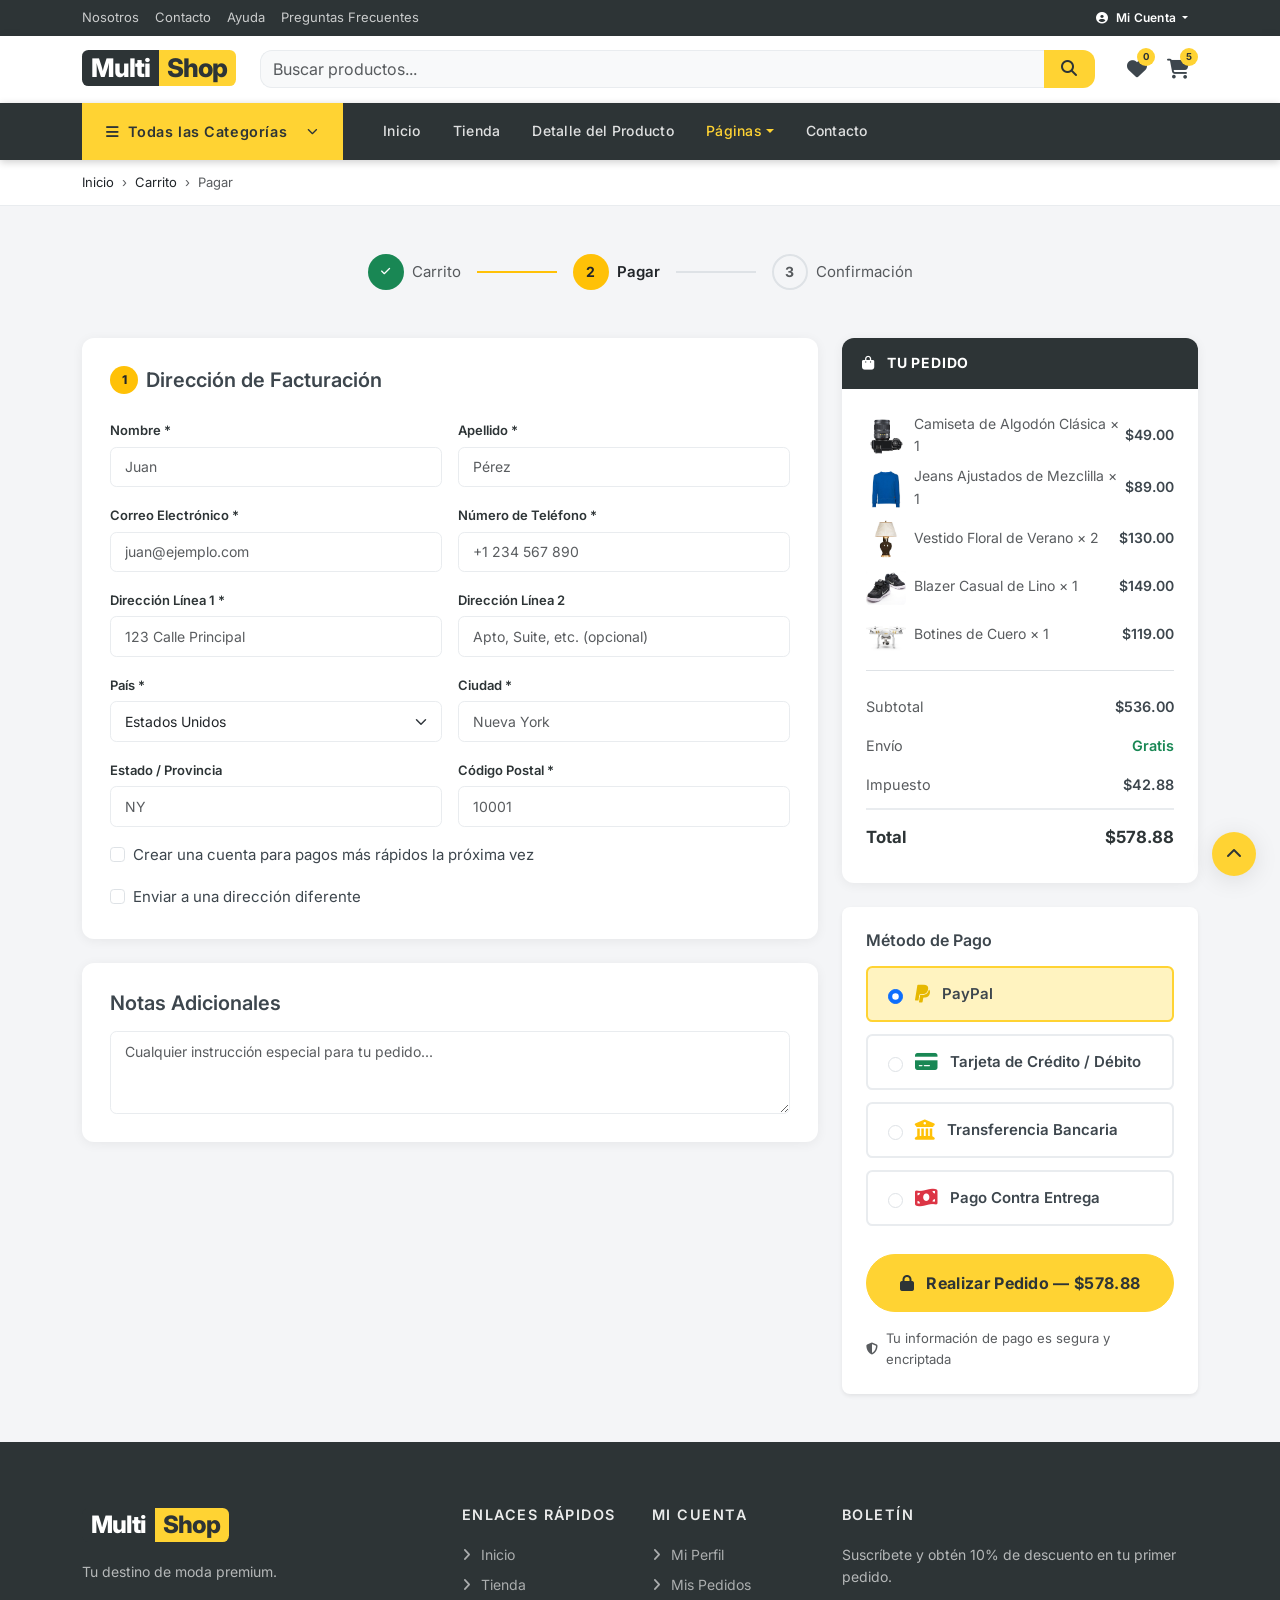
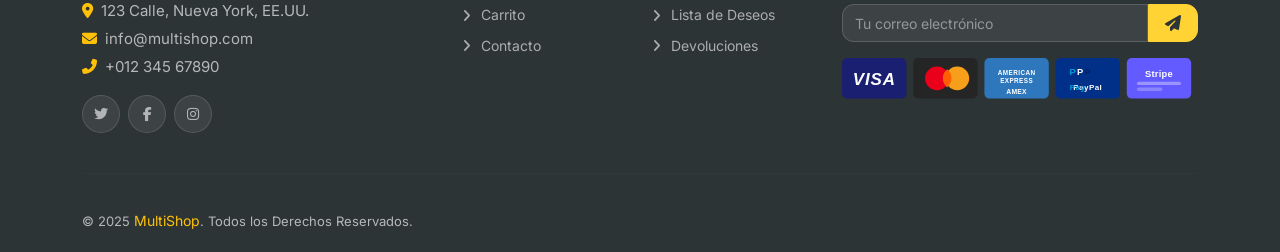
<file: checkout.html>
<!DOCTYPE html>
<html lang="es">
<head>
    <meta charset="utf-8">
    <title>Pago - MultiShop</title>
    <meta name="viewport" content="width=device-width, initial-scale=1.0">

    <link href="img/favicon.ico" rel="icon">
    <link rel="preconnect" href="https://fonts.googleapis.com">
    <link rel="preconnect" href="https://fonts.gstatic.com" crossorigin>
    <link href="https://fonts.googleapis.com/css2?family=Inter:wght@400;500;600;700;800&display=swap" rel="stylesheet">
    <link href="https://cdnjs.cloudflare.com/ajax/libs/font-awesome/6.4.0/css/all.min.css" rel="stylesheet">
    <link href="https://cdn.jsdelivr.net/npm/bootstrap@5.3.2/dist/css/bootstrap.min.css" rel="stylesheet">
    <link href="css/style.css" rel="stylesheet">
</head>
<body>

<!-- TOPBAR -->
<div class="topbar">
    <div class="container-xl">
        <div class="row align-items-center">
            <div class="col-lg-6 d-none d-lg-flex gap-3">
                <a href="#">Nosotros</a><a href="contact.html">Contacto</a><a href="#">Ayuda</a><a href="#">Preguntas Frecuentes</a>
            </div>
            <div class="col-lg-6 d-flex align-items-center justify-content-center justify-content-lg-end gap-2">
                <div class="dropdown">
                    <button class="btn btn-sm text-white border-0 dropdown-toggle" type="button" data-bs-toggle="dropdown">
                        <i class="fa fa-user-circle me-1"></i> Mi Cuenta
                    </button>
                    <ul class="dropdown-menu dropdown-menu-end">
                        <li><a class="dropdown-item" href="#">Iniciar sesión</a></li>
                        <li><a class="dropdown-item" href="#">Registrarse</a></li>
                    </ul>
                </div>
            </div>
        </div>
    </div>
</div>

<!-- HEADER -->
<header class="site-header">
    <div class="container-xl">
        <div class="row align-items-center gy-2">
            <div class="col-auto">
                <a href="index.html" class="text-decoration-none">
                    <span class="logo-part-1">Multi</span><span class="logo-part-2">Shop</span>
                </a>
            </div>
            <div class="col">
                <form class="search-bar d-flex"><input type="text" class="form-control" placeholder="Buscar productos..."><button class="btn-search"><i class="fa fa-search"></i></button></form>
            </div>
            <div class="col-auto header-icons d-none d-lg-flex align-items-center gap-1">
                <a href="#"><i class="fa fa-heart"></i><span class="badge-count">0</span></a>
                <a href="cart.html"><i class="fa fa-shopping-cart"></i><span class="badge-count">5</span></a>
            </div>
        </div>
    </div>
</header>

<!-- MAIN NAVBAR -->
<div class="main-nav">
    <div class="container-xl">
        <div class="row">
            <div class="col-lg-3 d-none d-lg-flex align-items-stretch position-relative">
                <button class="cat-dropdown-btn w-100 d-flex align-items-center justify-content-between" type="button" data-bs-toggle="collapse" data-bs-target="#catSidebar">
                    <span><i class="fa fa-bars me-2"></i>Todas las Categorías</span>
                    <i class="fa fa-chevron-down fa-xs"></i>
                </button>
                <div class="collapse cat-sidebar" id="catSidebar">
                    <div class="nav flex-column">
                        <a href="#" class="nav-link"><i class="fa fa-tshirt me-2 text-muted"></i>Vestidos</a>
                        <a href="#" class="nav-link"><i class="fa fa-vest me-2 text-muted"></i>Camisas</a>
                        <a href="#" class="nav-link"><i class="fa fa-shoe-prints me-2 text-muted"></i>Zapatos</a>
                    </div>
                </div>
            </div>
            <div class="col-lg-9">
                <nav class="navbar navbar-expand-lg navbar-dark bg-transparent py-0">
                    <a href="index.html" class="text-decoration-none d-flex d-lg-none align-items-center me-auto py-2">
                        <span class="logo-part-1" style="font-size:1.3rem;">Multi</span><span class="logo-part-2" style="font-size:1.3rem;">Shop</span>
                    </a>
                    <button class="navbar-toggler ms-2" type="button" data-bs-toggle="collapse" data-bs-target="#mainNav">
                        <span class="navbar-toggler-icon"></span>
                    </button>
                    <div class="collapse navbar-collapse" id="mainNav">
                        <ul class="navbar-nav me-auto py-0">
                            <li class="nav-item"><a class="nav-link" href="index.html">Inicio</a></li>
                            <li class="nav-item"><a class="nav-link" href="shop.html">Tienda</a></li>
                            <li class="nav-item"><a class="nav-link" href="detail.html">Detalle del Producto</a></li>
                            <li class="nav-item dropdown">
                                <a class="nav-link dropdown-toggle active" href="#" data-bs-toggle="dropdown">Páginas</a>
                                <ul class="dropdown-menu">
                                    <li><a class="dropdown-item" href="cart.html">Carrito de Compras</a></li>
                                    <li><a class="dropdown-item active" href="checkout.html">Pagar</a></li>
                                </ul>
                            </li>
                            <li class="nav-item"><a class="nav-link" href="contact.html">Contacto</a></li>
                        </ul>
                    </div>
                </nav>
            </div>
        </div>
    </div>
</div>

<!-- BREADCRUMB -->
<div class="page-breadcrumb">
    <div class="container-xl">
        <nav aria-label="breadcrumb">
            <ol class="breadcrumb mb-0">
                <li class="breadcrumb-item"><a href="index.html" class="text-dark">Inicio</a></li>
                <li class="breadcrumb-item"><a href="cart.html" class="text-dark">Carrito</a></li>
                <li class="breadcrumb-item active">Pagar</li>
            </ol>
        </nav>
    </div>
</div>

<!-- CHECKOUT -->
<section class="py-5">
    <div class="container-xl">
        <!-- Progress Steps -->
        <div class="d-flex align-items-center justify-content-center gap-0 mb-5">
            <div class="d-flex align-items-center gap-2">
                <div class="d-flex align-items-center justify-content-center rounded-circle bg-success text-white fw-700" style="width:36px;height:36px;font-size:.875rem;"><i class="fa fa-check fa-xs"></i></div>
                <span class="text-muted d-none d-sm-block">Carrito</span>
            </div>
            <div class="flex-grow-1 border-top border-2 border-warning mx-3" style="max-width:80px;"></div>
            <div class="d-flex align-items-center gap-2">
                <div class="d-flex align-items-center justify-content-center rounded-circle bg-warning text-dark fw-700" style="width:36px;height:36px;font-size:.875rem;">2</div>
                <span class="fw-600 text-dark d-none d-sm-block">Pagar</span>
            </div>
            <div class="flex-grow-1 border-top border-2 mx-3" style="max-width:80px;border-color:#dee2e6!important;"></div>
            <div class="d-flex align-items-center gap-2">
                <div class="d-flex align-items-center justify-content-center rounded-circle border border-2 text-muted fw-700" style="width:36px;height:36px;font-size:.875rem;">3</div>
                <span class="text-muted d-none d-sm-block">Confirmación</span>
            </div>
        </div>

        <div class="row g-4">
            <!-- Billing Form -->
            <div class="col-lg-8">
                <!-- Billing Address -->
                <div class="checkout-form-card mb-4">
                    <h5 class="fw-700 mb-4 d-flex align-items-center gap-2">
                        <span class="d-flex align-items-center justify-content-center rounded-circle bg-warning text-dark" style="width:28px;height:28px;font-size:.75rem;font-weight:800;">1</span>
                        Dirección de Facturación
                    </h5>
                    <div class="row g-3">
                        <div class="col-md-6">
                            <label class="form-label">Nombre *</label>
                            <input class="form-control" type="text" placeholder="Juan">
                        </div>
                        <div class="col-md-6">
                            <label class="form-label">Apellido *</label>
                            <input class="form-control" type="text" placeholder="Pérez">
                        </div>
                        <div class="col-md-6">
                            <label class="form-label">Correo Electrónico *</label>
                            <input class="form-control" type="email" placeholder="juan@ejemplo.com">
                        </div>
                        <div class="col-md-6">
                            <label class="form-label">Número de Teléfono *</label>
                            <input class="form-control" type="tel" placeholder="+1 234 567 890">
                        </div>
                        <div class="col-md-6">
                            <label class="form-label">Dirección Línea 1 *</label>
                            <input class="form-control" type="text" placeholder="123 Calle Principal">
                        </div>
                        <div class="col-md-6">
                            <label class="form-label">Dirección Línea 2</label>
                            <input class="form-control" type="text" placeholder="Apto, Suite, etc. (opcional)">
                        </div>
                        <div class="col-md-6">
                            <label class="form-label">País *</label>
                            <select class="form-select">
                                <option selected>Estados Unidos</option>
                                <option>Canadá</option>
                                <option>Reino Unido</option>
                                <option>Australia</option>
                                <option>Alemania</option>
                                <option>Francia</option>
                                <option>España</option>
                                <option>México</option>
                                <option>Argentina</option>
                                <option>Colombia</option>
                            </select>
                        </div>
                        <div class="col-md-6">
                            <label class="form-label">Ciudad *</label>
                            <input class="form-control" type="text" placeholder="Nueva York">
                        </div>
                        <div class="col-md-6">
                            <label class="form-label">Estado / Provincia</label>
                            <input class="form-control" type="text" placeholder="NY">
                        </div>
                        <div class="col-md-6">
                            <label class="form-label">Código Postal *</label>
                            <input class="form-control" type="text" placeholder="10001">
                        </div>
                        <div class="col-12">
                            <div class="form-check">
                                <input type="checkbox" class="form-check-input" id="createAccount">
                                <label class="form-check-label" for="createAccount">Crear una cuenta para pagos más rápidos la próxima vez</label>
                            </div>
                        </div>
                        <div class="col-12">
                            <div class="form-check">
                                <input type="checkbox" class="form-check-input" id="shipDifferent" data-bs-toggle="collapse" data-bs-target="#shippingAddress">
                                <label class="form-check-label" for="shipDifferent">Enviar a una dirección diferente</label>
                            </div>
                        </div>
                    </div>
                </div>

                <!-- Shipping Address (collapse) -->
                <div class="collapse mb-4" id="shippingAddress">
                    <div class="checkout-form-card">
                        <h5 class="fw-700 mb-4 d-flex align-items-center gap-2">
                            <span class="d-flex align-items-center justify-content-center rounded-circle bg-warning text-dark" style="width:28px;height:28px;font-size:.75rem;font-weight:800;">2</span>
                            Dirección de Envío
                        </h5>
                        <div class="row g-3">
                            <div class="col-md-6">
                                <label class="form-label">Nombre *</label>
                                <input class="form-control" type="text" placeholder="Juan">
                            </div>
                            <div class="col-md-6">
                                <label class="form-label">Apellido *</label>
                                <input class="form-control" type="text" placeholder="Pérez">
                            </div>
                            <div class="col-md-6">
                                <label class="form-label">Dirección Línea 1 *</label>
                                <input class="form-control" type="text" placeholder="123 Calle Principal">
                            </div>
                            <div class="col-md-6">
                                <label class="form-label">Dirección Línea 2</label>
                                <input class="form-control" type="text" placeholder="Apto, Suite, etc.">
                            </div>
                            <div class="col-md-6">
                                <label class="form-label">País *</label>
                                <select class="form-select">
                                    <option selected>Estados Unidos</option>
                                    <option>Canadá</option>
                                    <option>Reino Unido</option>
                                </select>
                            </div>
                            <div class="col-md-6">
                                <label class="form-label">Ciudad *</label>
                                <input class="form-control" type="text" placeholder="Nueva York">
                            </div>
                            <div class="col-md-6">
                                <label class="form-label">Estado</label>
                                <input class="form-control" type="text" placeholder="NY">
                            </div>
                            <div class="col-md-6">
                                <label class="form-label">Código Postal *</label>
                                <input class="form-control" type="text" placeholder="10001">
                            </div>
                        </div>
                    </div>
                </div>

                <!-- Additional Notes -->
                <div class="checkout-form-card">
                    <h5 class="fw-700 mb-3">Notas Adicionales</h5>
                    <textarea class="form-control" rows="3" placeholder="Cualquier instrucción especial para tu pedido..."></textarea>
                </div>
            </div>

            <!-- Order Summary + Payment -->
            <div class="col-lg-4">
                <!-- Order Summary -->
                <div class="order-summary-card mb-4">
                    <div class="card-header">
                        <i class="fa fa-shopping-bag me-2"></i> Tu Pedido
                    </div>
                    <div class="card-body">
                        <div class="mb-3 pb-3 border-bottom">
                            <div class="d-flex justify-content-between align-items-center mb-2" style="font-size:.875rem;">
                                <div class="d-flex align-items-center gap-2">
                                    <img src="img/product-1.jpg" style="width:40px;height:40px;object-fit:cover;border-radius:6px;" alt="">
                                    <span class="text-muted">Camiseta de Algodón Clásica × 1</span>
                                </div>
                                <span class="fw-600">$49.00</span>
                            </div>
                            <div class="d-flex justify-content-between align-items-center mb-2" style="font-size:.875rem;">
                                <div class="d-flex align-items-center gap-2">
                                    <img src="img/product-2.jpg" style="width:40px;height:40px;object-fit:cover;border-radius:6px;" alt="">
                                    <span class="text-muted">Jeans Ajustados de Mezclilla × 1</span>
                                </div>
                                <span class="fw-600">$89.00</span>
                            </div>
                            <div class="d-flex justify-content-between align-items-center mb-2" style="font-size:.875rem;">
                                <div class="d-flex align-items-center gap-2">
                                    <img src="img/product-3.jpg" style="width:40px;height:40px;object-fit:cover;border-radius:6px;" alt="">
                                    <span class="text-muted">Vestido Floral de Verano × 2</span>
                                </div>
                                <span class="fw-600">$130.00</span>
                            </div>
                            <div class="d-flex justify-content-between align-items-center mb-2" style="font-size:.875rem;">
                                <div class="d-flex align-items-center gap-2">
                                    <img src="img/product-4.jpg" style="width:40px;height:40px;object-fit:cover;border-radius:6px;" alt="">
                                    <span class="text-muted">Blazer Casual de Lino × 1</span>
                                </div>
                                <span class="fw-600">$149.00</span>
                            </div>
                            <div class="d-flex justify-content-between align-items-center" style="font-size:.875rem;">
                                <div class="d-flex align-items-center gap-2">
                                    <img src="img/product-5.jpg" style="width:40px;height:40px;object-fit:cover;border-radius:6px;" alt="">
                                    <span class="text-muted">Botines de Cuero × 1</span>
                                </div>
                                <span class="fw-600">$119.00</span>
                            </div>
                        </div>
                        <div class="summary-row">
                            <span class="text-muted">Subtotal</span>
                            <span class="fw-600">$536.00</span>
                        </div>
                        <div class="summary-row">
                            <span class="text-muted">Envío</span>
                            <span class="text-success fw-600">Gratis</span>
                        </div>
                        <div class="summary-row">
                            <span class="text-muted">Impuesto</span>
                            <span class="fw-600">$42.88</span>
                        </div>
                        <div class="summary-row total">
                            <span>Total</span>
                            <span>$578.88</span>
                        </div>
                    </div>
                </div>

                <!-- Payment Method -->
                <div class="bg-white rounded-3 shadow-sm p-4">
                    <h6 class="fw-700 mb-3">Método de Pago</h6>

                    <label class="payment-option" id="pay-paypal">
                        <input type="radio" name="payment" value="paypal" class="form-check-input" checked>
                        <i class="fab fa-paypal text-primary fs-5"></i>
                        <span class="fw-600">PayPal</span>
                    </label>

                    <label class="payment-option" id="pay-card">
                        <input type="radio" name="payment" value="card" class="form-check-input">
                        <i class="fa fa-credit-card text-success fs-5"></i>
                        <span class="fw-600">Tarjeta de Crédito / Débito</span>
                    </label>

                    <label class="payment-option" id="pay-bank">
                        <input type="radio" name="payment" value="bank" class="form-check-input">
                        <i class="fa fa-university text-warning fs-5"></i>
                        <span class="fw-600">Transferencia Bancaria</span>
                    </label>

                    <label class="payment-option" id="pay-cod">
                        <input type="radio" name="payment" value="cod" class="form-check-input">
                        <i class="fa fa-money-bill-wave text-danger fs-5"></i>
                        <span class="fw-600">Pago Contra Entrega</span>
                    </label>

                    <button class="btn btn-primary w-100 rounded-pill py-3 fw-700 mt-3" type="submit">
                        <i class="fa fa-lock me-2"></i> Realizar Pedido — $578.88
                    </button>

                    <div class="d-flex align-items-center justify-content-center gap-2 mt-3">
                        <i class="fa fa-shield-alt text-muted" style="font-size:.75rem;"></i>
                        <small class="text-muted">Tu información de pago es segura y encriptada</small>
                    </div>
                </div>
            </div>
        </div>
    </div>
</section>

<!-- FOOTER -->
<footer class="site-footer">
    <div class="container-xl">
        <div class="row g-4 pb-4">
            <div class="col-lg-4 col-md-6">
                <div class="mb-3">
                    <span class="logo-part-1" style="font-size:1.5rem;">Multi</span><span class="logo-part-2" style="font-size:1.5rem;">Shop</span>
                </div>
                <p style="font-size:.875rem;">Tu destino de moda premium.</p>
                <div class="mb-3">
                    <p class="mb-1"><i class="fa fa-map-marker-alt text-warning me-2"></i>123 Calle, Nueva York, EE.UU.</p>
                    <p class="mb-1"><i class="fa fa-envelope text-warning me-2"></i>info@multishop.com</p>
                    <p class="mb-0"><i class="fa fa-phone-alt text-warning me-2"></i>+012 345 67890</p>
                </div>
                <div class="d-flex gap-2">
                    <a href="#" class="social-btn"><i class="fab fa-twitter"></i></a>
                    <a href="#" class="social-btn"><i class="fab fa-facebook-f"></i></a>
                    <a href="#" class="social-btn"><i class="fab fa-instagram"></i></a>
                </div>
            </div>
            <div class="col-lg-2 col-md-3 col-6">
                <h5>Enlaces Rápidos</h5>
                <div class="d-flex flex-column gap-2">
                    <a href="index.html"><i class="fa fa-angle-right me-1"></i>Inicio</a>
                    <a href="shop.html"><i class="fa fa-angle-right me-1"></i>Tienda</a>
                    <a href="cart.html"><i class="fa fa-angle-right me-1"></i>Carrito</a>
                    <a href="contact.html"><i class="fa fa-angle-right me-1"></i>Contacto</a>
                </div>
            </div>
            <div class="col-lg-2 col-md-3 col-6">
                <h5>Mi Cuenta</h5>
                <div class="d-flex flex-column gap-2">
                    <a href="#"><i class="fa fa-angle-right me-1"></i>Mi Perfil</a>
                    <a href="#"><i class="fa fa-angle-right me-1"></i>Mis Pedidos</a>
                    <a href="#"><i class="fa fa-angle-right me-1"></i>Lista de Deseos</a>
                    <a href="#"><i class="fa fa-angle-right me-1"></i>Devoluciones</a>
                </div>
            </div>
            <div class="col-lg-4 col-md-6">
                <h5>Boletín</h5>
                <p style="font-size:.875rem;">Suscríbete y obtén 10% de descuento en tu primer pedido.</p>
                <form class="newsletter-form d-flex mb-3">
                    <input type="email" class="form-control" placeholder="Tu correo electrónico">
                    <button class="btn btn-primary px-3"><i class="fa fa-paper-plane"></i></button>
                </form>
                <img src="img/payments.svg" alt="Métodos de pago" class="img-fluid" style="max-height:52px;">
            </div>
        </div>
        <hr class="footer-divider">
        <div class="footer-bottom d-flex flex-column flex-md-row align-items-center justify-content-between gap-2">
            <p class="mb-0">&copy; 2025 <a href="index.html" class="text-warning text-decoration-none">MultiShop</a>. Todos los Derechos Reservados.</p>
        </div>
    </div>
</footer>

<a href="#" class="back-to-top d-flex" id="backToTop"><i class="fa fa-chevron-up"></i></a>

<script src="https://cdn.jsdelivr.net/npm/bootstrap@5.3.2/dist/js/bootstrap.bundle.min.js"></script>
<script src="js/main.js"></script>
<script>
    // Highlight selected payment option
    document.querySelectorAll('.payment-option input[type="radio"]').forEach(radio => {
        radio.addEventListener('change', function() {
            document.querySelectorAll('.payment-option').forEach(opt => opt.classList.remove('selected'));
            this.closest('.payment-option').classList.add('selected');
        });
    });
    // Init first selected
    document.querySelector('.payment-option input:checked')?.closest('.payment-option')?.classList.add('selected');
</script>
</body>
</html>
</file>
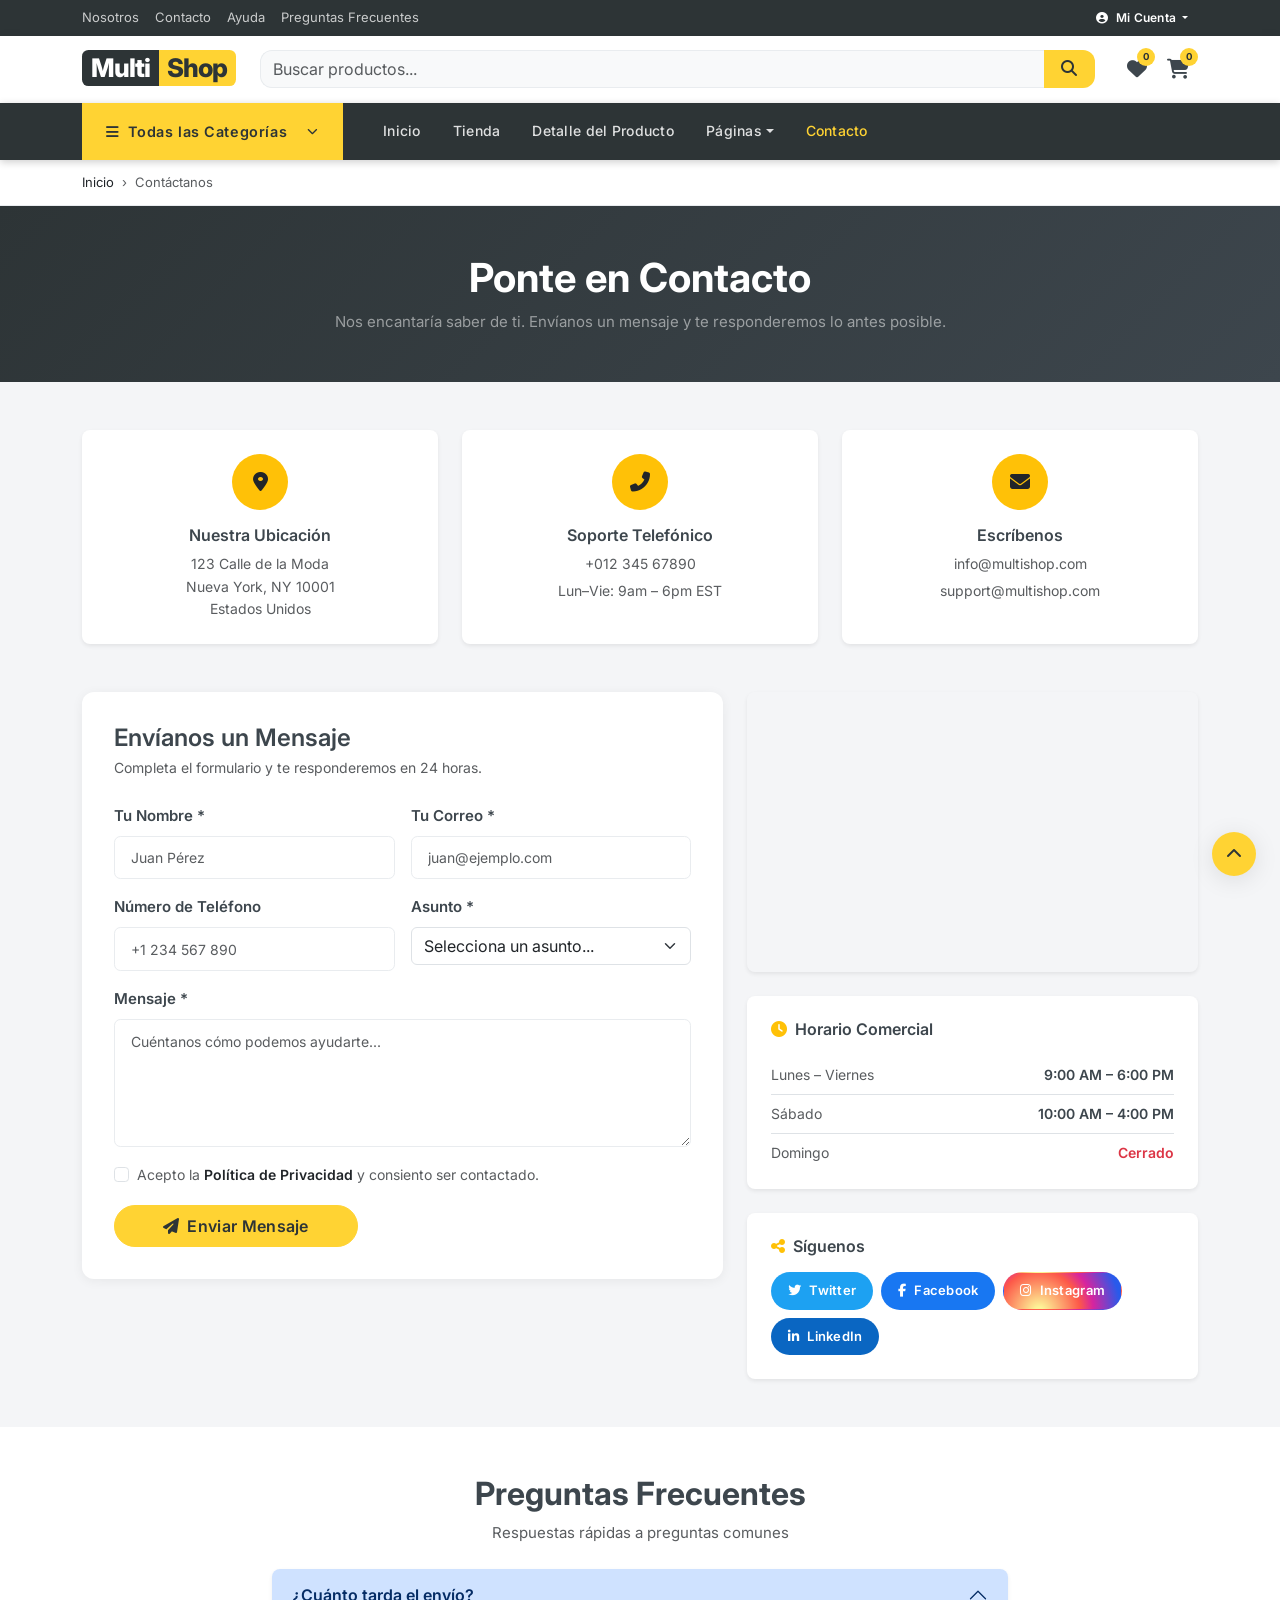
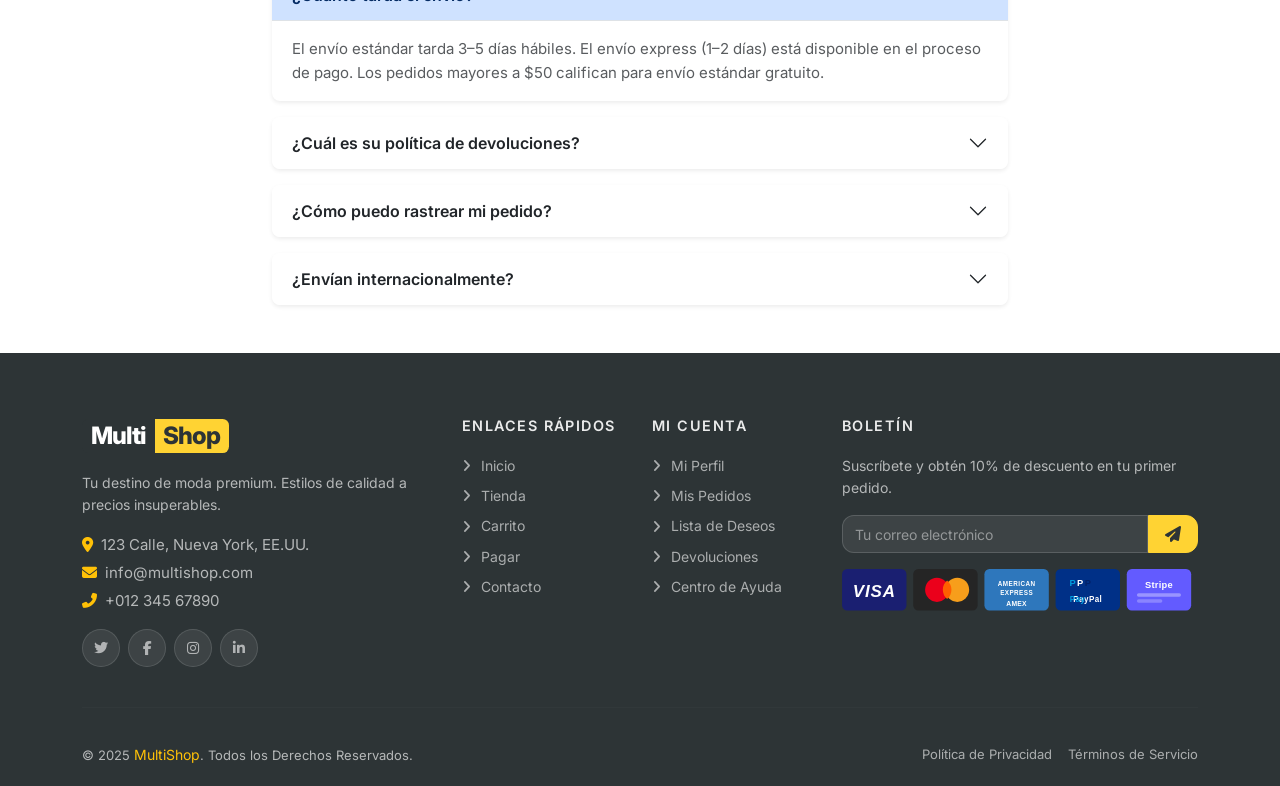
<file: contact.html>
<!DOCTYPE html>
<html lang="es">
<head>
    <meta charset="utf-8">
    <title>Contáctanos - MultiShop</title>
    <meta name="viewport" content="width=device-width, initial-scale=1.0">

    <link href="img/favicon.ico" rel="icon">
    <link rel="preconnect" href="https://fonts.googleapis.com">
    <link rel="preconnect" href="https://fonts.gstatic.com" crossorigin>
    <link href="https://fonts.googleapis.com/css2?family=Inter:wght@400;500;600;700;800&display=swap" rel="stylesheet">
    <link href="https://cdnjs.cloudflare.com/ajax/libs/font-awesome/6.4.0/css/all.min.css" rel="stylesheet">
    <link href="https://cdn.jsdelivr.net/npm/bootstrap@5.3.2/dist/css/bootstrap.min.css" rel="stylesheet">
    <link href="css/style.css" rel="stylesheet">
</head>
<body>

<!-- TOPBAR -->
<div class="topbar">
    <div class="container-xl">
        <div class="row align-items-center">
            <div class="col-lg-6 d-none d-lg-flex gap-3">
                <a href="#">Nosotros</a><a href="contact.html">Contacto</a><a href="#">Ayuda</a><a href="#">Preguntas Frecuentes</a>
            </div>
            <div class="col-lg-6 d-flex align-items-center justify-content-center justify-content-lg-end gap-2">
                <div class="dropdown">
                    <button class="btn btn-sm text-white border-0 dropdown-toggle" type="button" data-bs-toggle="dropdown">
                        <i class="fa fa-user-circle me-1"></i> Mi Cuenta
                    </button>
                    <ul class="dropdown-menu dropdown-menu-end">
                        <li><a class="dropdown-item" href="#">Iniciar sesión</a></li>
                        <li><a class="dropdown-item" href="#">Registrarse</a></li>
                    </ul>
                </div>
            </div>
        </div>
    </div>
</div>

<!-- HEADER -->
<header class="site-header">
    <div class="container-xl">
        <div class="row align-items-center gy-2">
            <div class="col-auto">
                <a href="index.html" class="text-decoration-none">
                    <span class="logo-part-1">Multi</span><span class="logo-part-2">Shop</span>
                </a>
            </div>
            <div class="col">
                <form class="search-bar d-flex"><input type="text" class="form-control" placeholder="Buscar productos..."><button class="btn-search"><i class="fa fa-search"></i></button></form>
            </div>
            <div class="col-auto header-icons d-none d-lg-flex align-items-center gap-1">
                <a href="#"><i class="fa fa-heart"></i><span class="badge-count">0</span></a>
                <a href="cart.html"><i class="fa fa-shopping-cart"></i><span class="badge-count">0</span></a>
            </div>
        </div>
    </div>
</header>

<!-- MAIN NAVBAR -->
<div class="main-nav">
    <div class="container-xl">
        <div class="row">
            <div class="col-lg-3 d-none d-lg-flex align-items-stretch position-relative">
                <button class="cat-dropdown-btn w-100 d-flex align-items-center justify-content-between" type="button" data-bs-toggle="collapse" data-bs-target="#catSidebar">
                    <span><i class="fa fa-bars me-2"></i>Todas las Categorías</span>
                    <i class="fa fa-chevron-down fa-xs"></i>
                </button>
                <div class="collapse cat-sidebar" id="catSidebar">
                    <div class="nav flex-column">
                        <a href="#" class="nav-link"><i class="fa fa-tshirt me-2 text-muted"></i>Vestidos</a>
                        <a href="#" class="nav-link"><i class="fa fa-vest me-2 text-muted"></i>Camisas</a>
                        <a href="#" class="nav-link"><i class="fa fa-shoe-prints me-2 text-muted"></i>Zapatos</a>
                    </div>
                </div>
            </div>
            <div class="col-lg-9">
                <nav class="navbar navbar-expand-lg navbar-dark bg-transparent py-0">
                    <a href="index.html" class="text-decoration-none d-flex d-lg-none align-items-center me-auto py-2">
                        <span class="logo-part-1" style="font-size:1.3rem;">Multi</span><span class="logo-part-2" style="font-size:1.3rem;">Shop</span>
                    </a>
                    <button class="navbar-toggler ms-2" type="button" data-bs-toggle="collapse" data-bs-target="#mainNav">
                        <span class="navbar-toggler-icon"></span>
                    </button>
                    <div class="collapse navbar-collapse" id="mainNav">
                        <ul class="navbar-nav me-auto py-0">
                            <li class="nav-item"><a class="nav-link" href="index.html">Inicio</a></li>
                            <li class="nav-item"><a class="nav-link" href="shop.html">Tienda</a></li>
                            <li class="nav-item"><a class="nav-link" href="detail.html">Detalle del Producto</a></li>
                            <li class="nav-item dropdown">
                                <a class="nav-link dropdown-toggle" href="#" data-bs-toggle="dropdown">Páginas</a>
                                <ul class="dropdown-menu">
                                    <li><a class="dropdown-item" href="cart.html">Carrito de Compras</a></li>
                                    <li><a class="dropdown-item" href="checkout.html">Pagar</a></li>
                                </ul>
                            </li>
                            <li class="nav-item"><a class="nav-link active" href="contact.html">Contacto</a></li>
                        </ul>
                    </div>
                </nav>
            </div>
        </div>
    </div>
</div>

<!-- BREADCRUMB -->
<div class="page-breadcrumb">
    <div class="container-xl">
        <nav aria-label="breadcrumb">
            <ol class="breadcrumb mb-0">
                <li class="breadcrumb-item"><a href="index.html" class="text-dark">Inicio</a></li>
                <li class="breadcrumb-item active">Contáctanos</li>
            </ol>
        </nav>
    </div>
</div>

<!-- CONTACT HERO -->
<div style="background:linear-gradient(135deg,#2d3436 0%,#3d464d 100%);padding:3rem 0;">
    <div class="container-xl text-center">
        <h1 class="text-white fw-800 mb-2">Ponte en Contacto</h1>
        <p class="text-white-50 mb-0">Nos encantaría saber de ti. Envíanos un mensaje y te responderemos lo antes posible.</p>
    </div>
</div>

<!-- CONTACT CARDS -->
<section class="py-5">
    <div class="container-xl">
        <div class="row g-4 mb-5">
            <div class="col-md-4">
                <div class="bg-white rounded-3 shadow-sm p-4 text-center h-100">
                    <div class="d-flex align-items-center justify-content-center rounded-circle bg-warning mx-auto mb-3" style="width:56px;height:56px;">
                        <i class="fa fa-map-marker-alt text-dark fs-5"></i>
                    </div>
                    <h6 class="fw-700 mb-2">Nuestra Ubicación</h6>
                    <p class="text-muted mb-0" style="font-size:.875rem;">123 Calle de la Moda<br>Nueva York, NY 10001<br>Estados Unidos</p>
                </div>
            </div>
            <div class="col-md-4">
                <div class="bg-white rounded-3 shadow-sm p-4 text-center h-100">
                    <div class="d-flex align-items-center justify-content-center rounded-circle bg-warning mx-auto mb-3" style="width:56px;height:56px;">
                        <i class="fa fa-phone-alt text-dark fs-5"></i>
                    </div>
                    <h6 class="fw-700 mb-2">Soporte Telefónico</h6>
                    <p class="text-muted mb-1" style="font-size:.875rem;">+012 345 67890</p>
                    <p class="text-muted mb-0" style="font-size:.875rem;">Lun–Vie: 9am – 6pm EST</p>
                </div>
            </div>
            <div class="col-md-4">
                <div class="bg-white rounded-3 shadow-sm p-4 text-center h-100">
                    <div class="d-flex align-items-center justify-content-center rounded-circle bg-warning mx-auto mb-3" style="width:56px;height:56px;">
                        <i class="fa fa-envelope text-dark fs-5"></i>
                    </div>
                    <h6 class="fw-700 mb-2">Escríbenos</h6>
                    <p class="text-muted mb-1" style="font-size:.875rem;">info@multishop.com</p>
                    <p class="text-muted mb-0" style="font-size:.875rem;">support@multishop.com</p>
                </div>
            </div>
        </div>

        <!-- Contact Form + Map -->
        <div class="row g-4">
            <!-- Contact Form -->
            <div class="col-lg-7">
                <div class="contact-form-card">
                    <h4 class="fw-700 mb-1">Envíanos un Mensaje</h4>
                    <p class="text-muted mb-4" style="font-size:.875rem;">Completa el formulario y te responderemos en 24 horas.</p>

                    <div id="formSuccess" class="alert alert-success d-none" role="alert">
                        <i class="fa fa-check-circle me-2"></i> ¡Tu mensaje ha sido enviado exitosamente! Nos pondremos en contacto pronto.
                    </div>

                    <form id="contactForm" novalidate>
                        <div class="row g-3">
                            <div class="col-md-6">
                                <label class="form-label fw-600">Tu Nombre *</label>
                                <input type="text" class="form-control" id="name" placeholder="Juan Pérez" required>
                            </div>
                            <div class="col-md-6">
                                <label class="form-label fw-600">Tu Correo *</label>
                                <input type="email" class="form-control" id="email" placeholder="juan@ejemplo.com" required>
                            </div>
                            <div class="col-md-6">
                                <label class="form-label fw-600">Número de Teléfono</label>
                                <input type="tel" class="form-control" placeholder="+1 234 567 890">
                            </div>
                            <div class="col-md-6">
                                <label class="form-label fw-600">Asunto *</label>
                                <select class="form-select" required>
                                    <option value="">Selecciona un asunto...</option>
                                    <option>Consulta de Pedido</option>
                                    <option>Devolución e Intercambio</option>
                                    <option>Problema de Envío</option>
                                    <option>Pregunta sobre Producto</option>
                                    <option>Otro</option>
                                </select>
                            </div>
                            <div class="col-12">
                                <label class="form-label fw-600">Mensaje *</label>
                                <textarea class="form-control" id="message" rows="5" placeholder="Cuéntanos cómo podemos ayudarte..." required></textarea>
                            </div>
                            <div class="col-12">
                                <div class="form-check">
                                    <input type="checkbox" class="form-check-input" id="agreeTerms" required>
                                    <label class="form-check-label text-muted" for="agreeTerms" style="font-size:.875rem;">
                                        Acepto la <a href="#" class="text-dark fw-600">Política de Privacidad</a> y consiento ser contactado.
                                    </label>
                                </div>
                            </div>
                            <div class="col-12">
                                <button type="submit" class="btn btn-primary rounded-pill px-5 py-2 fw-600">
                                    <i class="fa fa-paper-plane me-2"></i>Enviar Mensaje
                                </button>
                            </div>
                        </div>
                    </form>
                </div>
            </div>

            <!-- Map + Info -->
            <div class="col-lg-5">
                <!-- Google Map -->
                <div class="rounded-3 overflow-hidden shadow-sm mb-4" style="height:280px;">
                    <iframe
                        src="https://www.google.com/maps/embed?pb=!1m18!1m12!1m3!1d3001156.4288297426!2d-78.01371936852176!3d42.72876761954724!2m3!1f0!2f0!3f0!3m2!1i1024!2i768!4f13.1!3m3!1m2!1s0x4ccc4bf0f123a5a9%3A0xddcfc6c1de189567!2sNew%20York%2C%20USA!5e0!3m2!1sen!2sbd!4v1603794290143!5m2!1sen!2sbd"
                        width="100%" height="100%" style="border:0;" allowfullscreen="" loading="lazy">
                    </iframe>
                </div>

                <!-- Business Hours -->
                <div class="bg-white rounded-3 shadow-sm p-4 mb-4">
                    <h6 class="fw-700 mb-3"><i class="fa fa-clock text-warning me-2"></i>Horario Comercial</h6>
                    <div class="d-flex justify-content-between py-2 border-bottom" style="font-size:.875rem;">
                        <span class="text-muted">Lunes – Viernes</span>
                        <span class="fw-600">9:00 AM – 6:00 PM</span>
                    </div>
                    <div class="d-flex justify-content-between py-2 border-bottom" style="font-size:.875rem;">
                        <span class="text-muted">Sábado</span>
                        <span class="fw-600">10:00 AM – 4:00 PM</span>
                    </div>
                    <div class="d-flex justify-content-between pt-2" style="font-size:.875rem;">
                        <span class="text-muted">Domingo</span>
                        <span class="text-danger fw-600">Cerrado</span>
                    </div>
                </div>

                <!-- Social -->
                <div class="bg-white rounded-3 shadow-sm p-4">
                    <h6 class="fw-700 mb-3"><i class="fa fa-share-alt text-warning me-2"></i>Síguenos</h6>
                    <div class="d-flex flex-wrap gap-2">
                        <a href="#" class="btn btn-sm d-flex align-items-center gap-2 rounded-pill px-3 py-2" style="background:#1DA1F2;color:#fff;font-size:.8125rem;">
                            <i class="fab fa-twitter"></i> Twitter
                        </a>
                        <a href="#" class="btn btn-sm d-flex align-items-center gap-2 rounded-pill px-3 py-2" style="background:#1877F2;color:#fff;font-size:.8125rem;">
                            <i class="fab fa-facebook-f"></i> Facebook
                        </a>
                        <a href="#" class="btn btn-sm d-flex align-items-center gap-2 rounded-pill px-3 py-2" style="background:radial-gradient(circle at 30% 107%,#fdf497 0%,#fdf497 5%,#fd5949 45%,#d6249f 60%,#285AEB 90%);color:#fff;font-size:.8125rem;">
                            <i class="fab fa-instagram"></i> Instagram
                        </a>
                        <a href="#" class="btn btn-sm d-flex align-items-center gap-2 rounded-pill px-3 py-2" style="background:#0A66C2;color:#fff;font-size:.8125rem;">
                            <i class="fab fa-linkedin-in"></i> LinkedIn
                        </a>
                    </div>
                </div>
            </div>
        </div>
    </div>
</section>

<!-- FAQ Section -->
<section class="py-5 bg-white">
    <div class="container-xl">
        <div class="text-center mb-4">
            <h2 class="fw-800 mb-2">Preguntas Frecuentes</h2>
            <p class="text-muted">Respuestas rápidas a preguntas comunes</p>
        </div>
        <div class="row justify-content-center">
            <div class="col-lg-8">
                <div class="accordion" id="faqAccordion">
                    <div class="accordion-item border-0 mb-3 rounded-3 shadow-sm overflow-hidden">
                        <h2 class="accordion-header">
                            <button class="accordion-button fw-600" type="button" data-bs-toggle="collapse" data-bs-target="#faq1">
                                ¿Cuánto tarda el envío?
                            </button>
                        </h2>
                        <div id="faq1" class="accordion-collapse collapse show" data-bs-parent="#faqAccordion">
                            <div class="accordion-body text-muted">El envío estándar tarda 3–5 días hábiles. El envío express (1–2 días) está disponible en el proceso de pago. Los pedidos mayores a $50 califican para envío estándar gratuito.</div>
                        </div>
                    </div>
                    <div class="accordion-item border-0 mb-3 rounded-3 shadow-sm overflow-hidden">
                        <h2 class="accordion-header">
                            <button class="accordion-button collapsed fw-600" type="button" data-bs-toggle="collapse" data-bs-target="#faq2">
                                ¿Cuál es su política de devoluciones?
                            </button>
                        </h2>
                        <div id="faq2" class="accordion-collapse collapse" data-bs-parent="#faqAccordion">
                            <div class="accordion-body text-muted">Ofrecemos una política de devoluciones sin complicaciones de 14 días. Los artículos deben estar sin usar, sin lavar y en su embalaje original con etiquetas.</div>
                        </div>
                    </div>
                    <div class="accordion-item border-0 mb-3 rounded-3 shadow-sm overflow-hidden">
                        <h2 class="accordion-header">
                            <button class="accordion-button collapsed fw-600" type="button" data-bs-toggle="collapse" data-bs-target="#faq3">
                                ¿Cómo puedo rastrear mi pedido?
                            </button>
                        </h2>
                        <div id="faq3" class="accordion-collapse collapse" data-bs-parent="#faqAccordion">
                            <div class="accordion-body text-muted">Una vez que tu pedido sea enviado, recibirás un correo con un número de seguimiento. También puedes rastrear tu pedido iniciando sesión en tu cuenta y visitando la sección de Pedidos.</div>
                        </div>
                    </div>
                    <div class="accordion-item border-0 rounded-3 shadow-sm overflow-hidden">
                        <h2 class="accordion-header">
                            <button class="accordion-button collapsed fw-600" type="button" data-bs-toggle="collapse" data-bs-target="#faq4">
                                ¿Envían internacionalmente?
                            </button>
                        </h2>
                        <div id="faq4" class="accordion-collapse collapse" data-bs-parent="#faqAccordion">
                            <div class="accordion-body text-muted">¡Sí! Enviamos a más de 50 países en todo el mundo. Las tarifas y tiempos de entrega internacionales varían según el destino. Pueden aplicarse aranceles e impuestos.</div>
                        </div>
                    </div>
                </div>
            </div>
        </div>
    </div>
</section>

<!-- FOOTER -->
<footer class="site-footer">
    <div class="container-xl">
        <div class="row g-4 pb-4">
            <div class="col-lg-4 col-md-6">
                <div class="mb-3">
                    <span class="logo-part-1" style="font-size:1.5rem;">Multi</span><span class="logo-part-2" style="font-size:1.5rem;">Shop</span>
                </div>
                <p style="font-size:.875rem;">Tu destino de moda premium. Estilos de calidad a precios insuperables.</p>
                <div class="mb-3">
                    <p class="mb-1"><i class="fa fa-map-marker-alt text-warning me-2"></i>123 Calle, Nueva York, EE.UU.</p>
                    <p class="mb-1"><i class="fa fa-envelope text-warning me-2"></i>info@multishop.com</p>
                    <p class="mb-0"><i class="fa fa-phone-alt text-warning me-2"></i>+012 345 67890</p>
                </div>
                <div class="d-flex gap-2">
                    <a href="#" class="social-btn"><i class="fab fa-twitter"></i></a>
                    <a href="#" class="social-btn"><i class="fab fa-facebook-f"></i></a>
                    <a href="#" class="social-btn"><i class="fab fa-instagram"></i></a>
                    <a href="#" class="social-btn"><i class="fab fa-linkedin-in"></i></a>
                </div>
            </div>
            <div class="col-lg-2 col-md-3 col-6">
                <h5>Enlaces Rápidos</h5>
                <div class="d-flex flex-column gap-2">
                    <a href="index.html"><i class="fa fa-angle-right me-1"></i>Inicio</a>
                    <a href="shop.html"><i class="fa fa-angle-right me-1"></i>Tienda</a>
                    <a href="cart.html"><i class="fa fa-angle-right me-1"></i>Carrito</a>
                    <a href="checkout.html"><i class="fa fa-angle-right me-1"></i>Pagar</a>
                    <a href="contact.html"><i class="fa fa-angle-right me-1"></i>Contacto</a>
                </div>
            </div>
            <div class="col-lg-2 col-md-3 col-6">
                <h5>Mi Cuenta</h5>
                <div class="d-flex flex-column gap-2">
                    <a href="#"><i class="fa fa-angle-right me-1"></i>Mi Perfil</a>
                    <a href="#"><i class="fa fa-angle-right me-1"></i>Mis Pedidos</a>
                    <a href="#"><i class="fa fa-angle-right me-1"></i>Lista de Deseos</a>
                    <a href="#"><i class="fa fa-angle-right me-1"></i>Devoluciones</a>
                    <a href="#"><i class="fa fa-angle-right me-1"></i>Centro de Ayuda</a>
                </div>
            </div>
            <div class="col-lg-4 col-md-6">
                <h5>Boletín</h5>
                <p style="font-size:.875rem;">Suscríbete y obtén 10% de descuento en tu primer pedido.</p>
                <form class="newsletter-form d-flex mb-3">
                    <input type="email" class="form-control" placeholder="Tu correo electrónico">
                    <button class="btn btn-primary px-3"><i class="fa fa-paper-plane"></i></button>
                </form>
                <img src="img/payments.svg" alt="Métodos de pago" class="img-fluid" style="max-height:52px;">
            </div>
        </div>
        <hr class="footer-divider">
        <div class="footer-bottom d-flex flex-column flex-md-row align-items-center justify-content-between gap-2">
            <p class="mb-0">&copy; 2025 <a href="index.html" class="text-warning text-decoration-none">MultiShop</a>. Todos los Derechos Reservados.</p>
            <div class="d-flex gap-3">
                <a href="#" style="font-size:.8125rem;">Política de Privacidad</a>
                <a href="#" style="font-size:.8125rem;">Términos de Servicio</a>
            </div>
        </div>
    </div>
</footer>

<a href="#" class="back-to-top d-flex" id="backToTop"><i class="fa fa-chevron-up"></i></a>

<script src="https://cdn.jsdelivr.net/npm/bootstrap@5.3.2/dist/js/bootstrap.bundle.min.js"></script>
<script src="js/main.js"></script>
<script>
    document.getElementById('contactForm')?.addEventListener('submit', function(e) {
        e.preventDefault();
        document.getElementById('formSuccess').classList.remove('d-none');
        this.reset();
    });
</script>
</body>
</html>
</file>
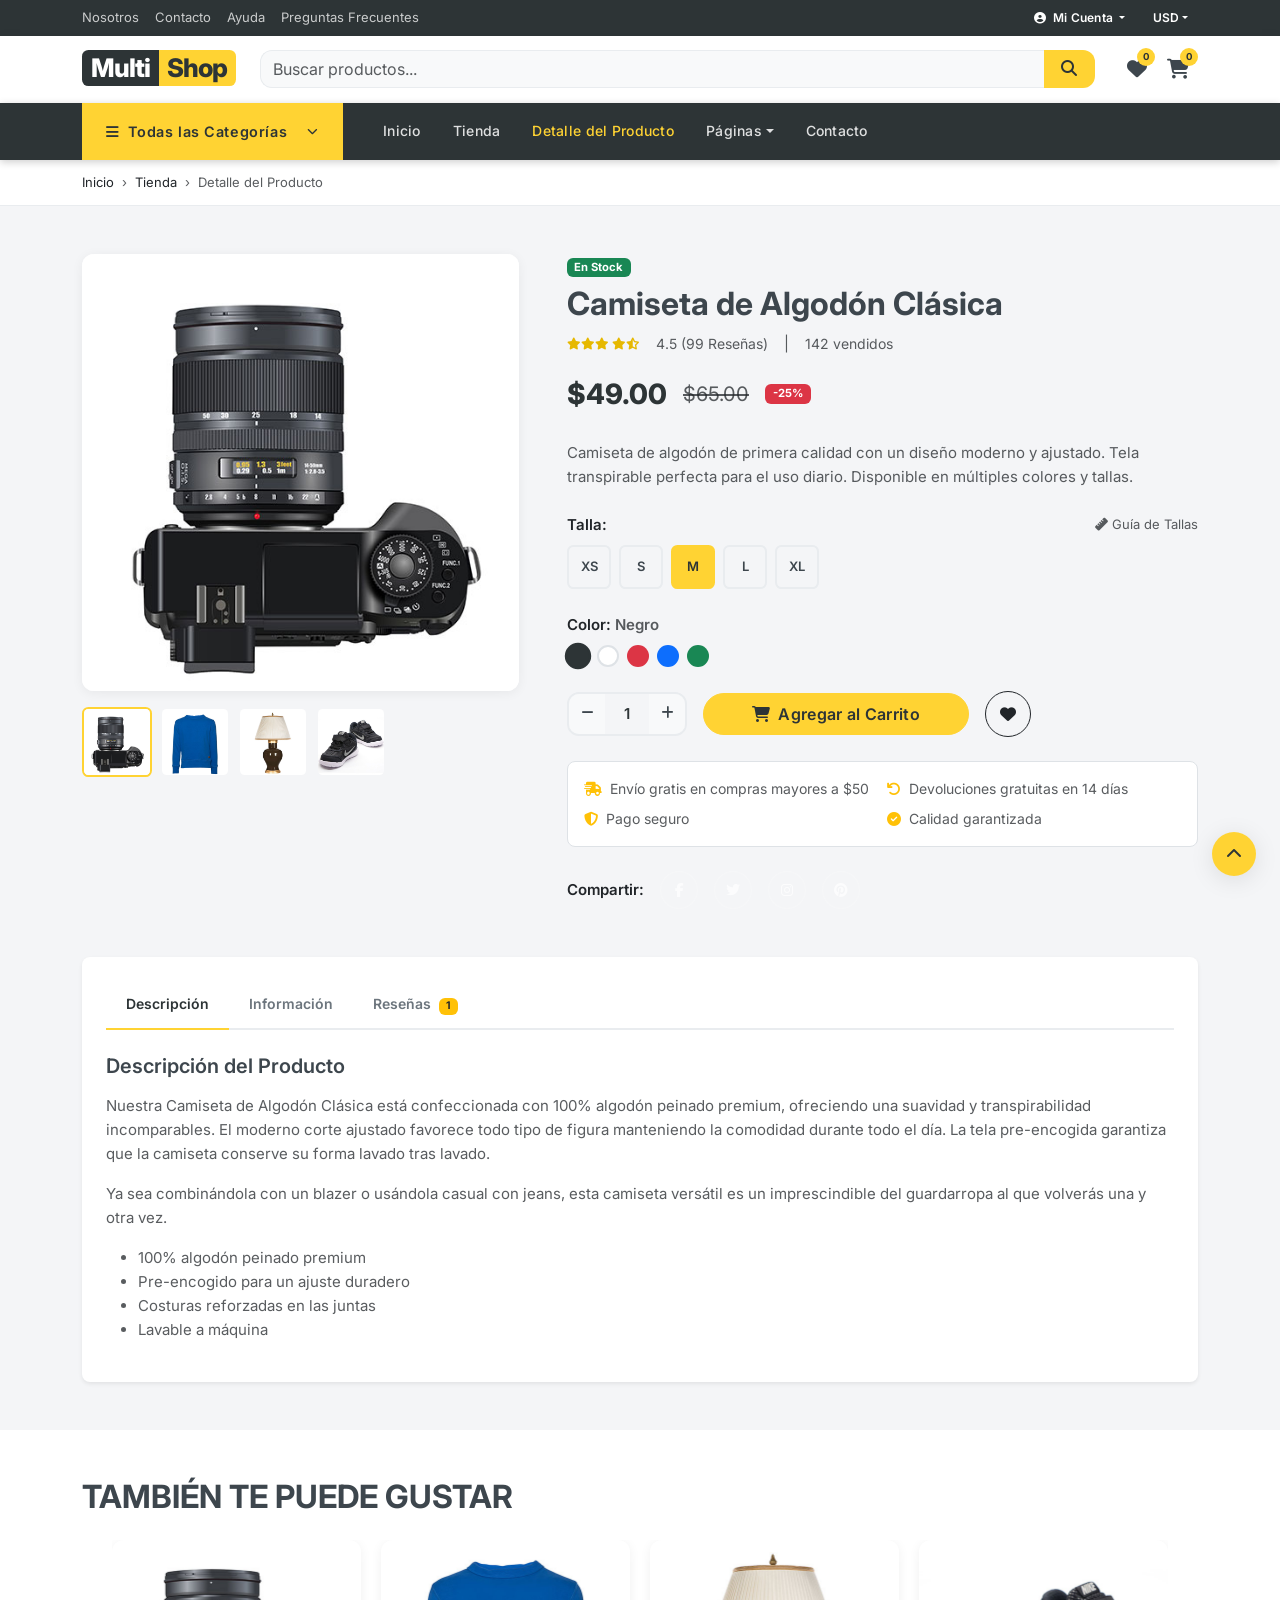
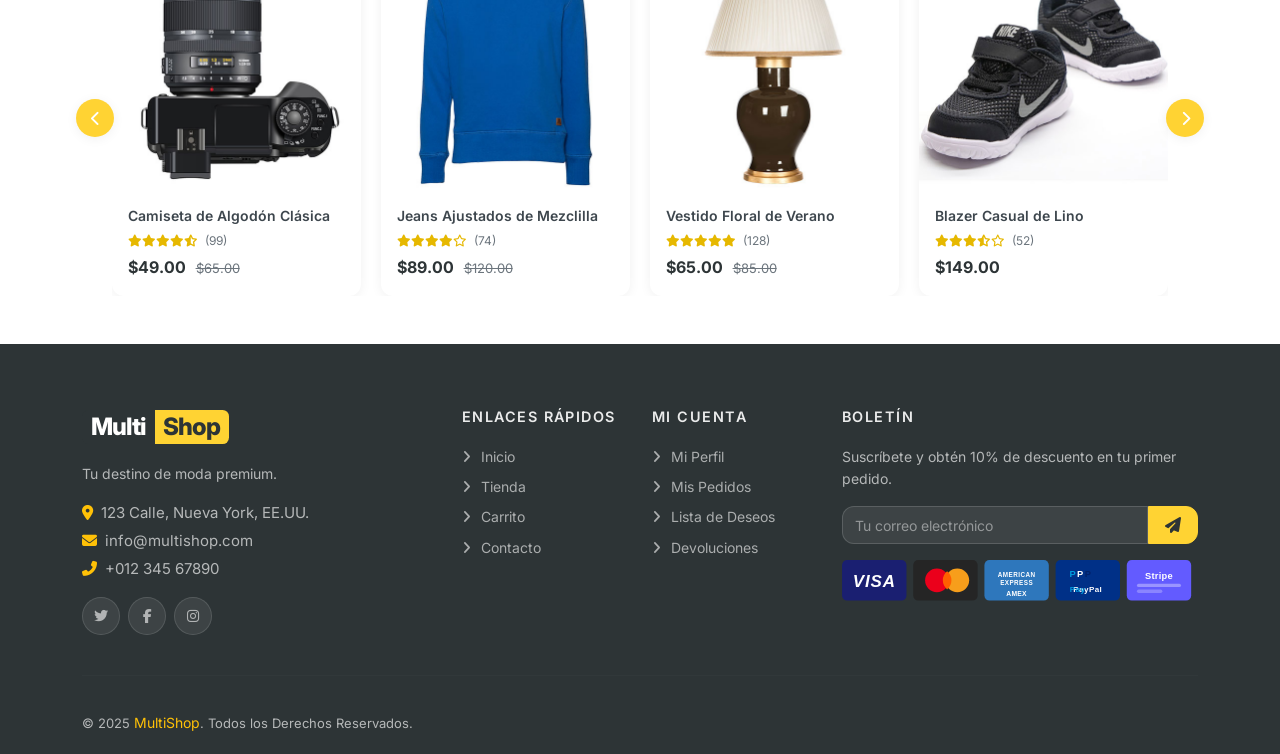
<file: detail.html>
<!DOCTYPE html>
<html lang="es">
<head>
    <meta charset="utf-8">
    <title>Detalle del Producto - MultiShop</title>
    <meta name="viewport" content="width=device-width, initial-scale=1.0">

    <link href="img/favicon.ico" rel="icon">
    <link rel="preconnect" href="https://fonts.googleapis.com">
    <link rel="preconnect" href="https://fonts.gstatic.com" crossorigin>
    <link href="https://fonts.googleapis.com/css2?family=Inter:wght@400;500;600;700;800&display=swap" rel="stylesheet">
    <link href="https://cdnjs.cloudflare.com/ajax/libs/font-awesome/6.4.0/css/all.min.css" rel="stylesheet">
    <link href="https://cdn.jsdelivr.net/npm/bootstrap@5.3.2/dist/css/bootstrap.min.css" rel="stylesheet">
    <link href="css/style.css" rel="stylesheet">
</head>
<body>

<!-- TOPBAR -->
<div class="topbar">
    <div class="container-xl">
        <div class="row align-items-center">
            <div class="col-lg-6 d-none d-lg-flex gap-3">
                <a href="#">Nosotros</a><a href="contact.html">Contacto</a><a href="#">Ayuda</a><a href="#">Preguntas Frecuentes</a>
            </div>
            <div class="col-lg-6 d-flex align-items-center justify-content-center justify-content-lg-end gap-2">
                <div class="dropdown">
                    <button class="btn btn-sm text-white border-0 dropdown-toggle" type="button" data-bs-toggle="dropdown">
                        <i class="fa fa-user-circle me-1"></i> Mi Cuenta
                    </button>
                    <ul class="dropdown-menu dropdown-menu-end">
                        <li><a class="dropdown-item" href="#">Iniciar sesión</a></li>
                        <li><a class="dropdown-item" href="#">Registrarse</a></li>
                    </ul>
                </div>
                <div class="dropdown">
                    <button class="btn btn-sm text-white border-0 dropdown-toggle" type="button" data-bs-toggle="dropdown">USD</button>
                    <ul class="dropdown-menu dropdown-menu-end">
                        <li><button class="dropdown-item">EUR</button></li>
                        <li><button class="dropdown-item">GBP</button></li>
                    </ul>
                </div>
            </div>
        </div>
    </div>
</div>

<!-- HEADER -->
<header class="site-header">
    <div class="container-xl">
        <div class="row align-items-center gy-2">
            <div class="col-auto">
                <a href="index.html" class="text-decoration-none">
                    <span class="logo-part-1">Multi</span><span class="logo-part-2">Shop</span>
                </a>
            </div>
            <div class="col">
                <form class="search-bar d-flex"><input type="text" class="form-control" placeholder="Buscar productos..."><button class="btn-search"><i class="fa fa-search"></i></button></form>
            </div>
            <div class="col-auto header-icons d-none d-lg-flex align-items-center gap-1">
                <a href="#"><i class="fa fa-heart"></i><span class="badge-count">0</span></a>
                <a href="cart.html"><i class="fa fa-shopping-cart"></i><span class="badge-count">0</span></a>
            </div>
        </div>
    </div>
</header>

<!-- MAIN NAVBAR -->
<div class="main-nav">
    <div class="container-xl">
        <div class="row">
            <div class="col-lg-3 d-none d-lg-flex align-items-stretch position-relative">
                <button class="cat-dropdown-btn w-100 d-flex align-items-center justify-content-between" type="button" data-bs-toggle="collapse" data-bs-target="#catSidebar">
                    <span><i class="fa fa-bars me-2"></i>Todas las Categorías</span>
                    <i class="fa fa-chevron-down fa-xs"></i>
                </button>
                <div class="collapse cat-sidebar" id="catSidebar">
                    <div class="nav flex-column">
                        <a href="#" class="nav-link"><i class="fa fa-tshirt me-2 text-muted"></i>Vestidos</a>
                        <a href="#" class="nav-link"><i class="fa fa-vest me-2 text-muted"></i>Camisas</a>
                        <a href="#" class="nav-link"><i class="fa fa-socks me-2 text-muted"></i>Jeans</a>
                        <a href="#" class="nav-link"><i class="fa fa-shoe-prints me-2 text-muted"></i>Zapatos</a>
                        <a href="#" class="nav-link"><i class="fa fa-wind me-2 text-muted"></i>Chaquetas</a>
                    </div>
                </div>
            </div>
            <div class="col-lg-9">
                <nav class="navbar navbar-expand-lg navbar-dark bg-transparent py-0">
                    <a href="index.html" class="text-decoration-none d-flex d-lg-none align-items-center me-auto py-2">
                        <span class="logo-part-1" style="font-size:1.3rem;">Multi</span><span class="logo-part-2" style="font-size:1.3rem;">Shop</span>
                    </a>
                    <button class="navbar-toggler ms-2" type="button" data-bs-toggle="collapse" data-bs-target="#mainNav">
                        <span class="navbar-toggler-icon"></span>
                    </button>
                    <div class="collapse navbar-collapse" id="mainNav">
                        <ul class="navbar-nav me-auto py-0">
                            <li class="nav-item"><a class="nav-link" href="index.html">Inicio</a></li>
                            <li class="nav-item"><a class="nav-link" href="shop.html">Tienda</a></li>
                            <li class="nav-item"><a class="nav-link active" href="detail.html">Detalle del Producto</a></li>
                            <li class="nav-item dropdown">
                                <a class="nav-link dropdown-toggle" href="#" data-bs-toggle="dropdown">Páginas</a>
                                <ul class="dropdown-menu">
                                    <li><a class="dropdown-item" href="cart.html">Carrito de Compras</a></li>
                                    <li><a class="dropdown-item" href="checkout.html">Pagar</a></li>
                                </ul>
                            </li>
                            <li class="nav-item"><a class="nav-link" href="contact.html">Contacto</a></li>
                        </ul>
                    </div>
                </nav>
            </div>
        </div>
    </div>
</div>

<!-- BREADCRUMB -->
<div class="page-breadcrumb">
    <div class="container-xl">
        <nav aria-label="breadcrumb">
            <ol class="breadcrumb mb-0">
                <li class="breadcrumb-item"><a href="index.html" class="text-dark">Inicio</a></li>
                <li class="breadcrumb-item"><a href="shop.html" class="text-dark">Tienda</a></li>
                <li class="breadcrumb-item active">Detalle del Producto</li>
            </ol>
        </nav>
    </div>
</div>

<!-- PRODUCT DETAIL -->
<section class="py-5">
    <div class="container-xl">
        <div class="row g-5">
            <!-- Product Images -->
            <div class="col-lg-5">
                <!-- Main image carousel -->
                <div class="product-detail-img mb-3">
                    <div id="productCarousel" class="carousel slide" data-bs-ride="false">
                        <div class="carousel-inner rounded-3 overflow-hidden bg-white" style="aspect-ratio:1;">
                            <div class="carousel-item active">
                                <img src="img/product-1.jpg" class="d-block w-100 h-100" style="object-fit:cover;" alt="Producto 1">
                            </div>
                            <div class="carousel-item">
                                <img src="img/product-2.jpg" class="d-block w-100 h-100" style="object-fit:cover;" alt="Producto 2">
                            </div>
                            <div class="carousel-item">
                                <img src="img/product-3.jpg" class="d-block w-100 h-100" style="object-fit:cover;" alt="Producto 3">
                            </div>
                            <div class="carousel-item">
                                <img src="img/product-4.jpg" class="d-block w-100 h-100" style="object-fit:cover;" alt="Producto 4">
                            </div>
                        </div>
                        <button class="carousel-control-prev" type="button" data-bs-target="#productCarousel" data-bs-slide="prev">
                            <span class="carousel-control-prev-icon"></span>
                        </button>
                        <button class="carousel-control-next" type="button" data-bs-target="#productCarousel" data-bs-slide="next">
                            <span class="carousel-control-next-icon"></span>
                        </button>
                    </div>
                </div>
                <!-- Thumbnails -->
                <div class="d-flex gap-2 flex-wrap">
                    <img src="img/product-1.jpg" class="product-detail-thumb active" alt="Miniatura 1"
                         data-bs-target="#productCarousel" data-bs-slide-to="0">
                    <img src="img/product-2.jpg" class="product-detail-thumb" alt="Miniatura 2"
                         data-bs-target="#productCarousel" data-bs-slide-to="1">
                    <img src="img/product-3.jpg" class="product-detail-thumb" alt="Miniatura 3"
                         data-bs-target="#productCarousel" data-bs-slide-to="2">
                    <img src="img/product-4.jpg" class="product-detail-thumb" alt="Miniatura 4"
                         data-bs-target="#productCarousel" data-bs-slide-to="3">
                </div>
            </div>

            <!-- Product Info -->
            <div class="col-lg-7">
                <span class="badge bg-success mb-2">En Stock</span>
                <h2 class="fw-700 mb-2">Camiseta de Algodón Clásica</h2>

                <div class="d-flex align-items-center gap-3 mb-3">
                    <div class="product-rating">
                        <i class="fa fa-star"></i><i class="fa fa-star"></i><i class="fa fa-star"></i>
                        <i class="fa fa-star"></i><i class="fa fa-star-half-alt"></i>
                    </div>
                    <span class="text-muted" style="font-size:.875rem;">4.5 (99 Reseñas)</span>
                    <span class="text-muted">|</span>
                    <span class="text-muted" style="font-size:.875rem;">142 vendidos</span>
                </div>

                <div class="d-flex align-items-center gap-3 mb-4">
                    <span style="font-size:1.75rem;font-weight:800;color:#2d3436;">$49.00</span>
                    <del class="text-muted fs-5">$65.00</del>
                    <span class="badge bg-danger px-2 py-1">-25%</span>
                </div>

                <p class="text-muted mb-4">Camiseta de algodón de primera calidad con un diseño moderno y ajustado. Tela transpirable perfecta para el uso diario. Disponible en múltiples colores y tallas.</p>

                <!-- Sizes -->
                <div class="mb-4">
                    <div class="d-flex align-items-center justify-content-between mb-2">
                        <span class="fw-600 text-dark">Talla:</span>
                        <a href="#" class="text-muted" style="font-size:.8125rem;"><i class="fa fa-ruler me-1"></i>Guía de Tallas</a>
                    </div>
                    <div class="d-flex gap-2 flex-wrap">
                        <button class="size-btn">XS</button>
                        <button class="size-btn">S</button>
                        <button class="size-btn active">M</button>
                        <button class="size-btn">L</button>
                        <button class="size-btn">XL</button>
                    </div>
                </div>

                <!-- Colors -->
                <div class="mb-4">
                    <span class="fw-600 text-dark d-block mb-2">Color: <span class="fw-400 text-muted">Negro</span></span>
                    <div class="d-flex gap-2 flex-wrap">
                        <span class="color-swatch active" style="background:#2d3436;" title="Negro"></span>
                        <span class="color-swatch" style="background:#fff;border-color:#dee2e6;" title="Blanco"></span>
                        <span class="color-swatch" style="background:#dc3545;" title="Rojo"></span>
                        <span class="color-swatch" style="background:#0d6efd;" title="Azul"></span>
                        <span class="color-swatch" style="background:#198754;" title="Verde"></span>
                    </div>
                </div>

                <!-- Quantity & Add to Cart -->
                <div class="d-flex align-items-center gap-3 mb-4 flex-wrap">
                    <div class="qty-input">
                        <button class="btn-minus"><i class="fa fa-minus"></i></button>
                        <input type="text" value="1" readonly>
                        <button class="btn-plus"><i class="fa fa-plus"></i></button>
                    </div>
                    <a href="cart.html" class="btn btn-primary rounded-pill px-5 py-2 fw-600 flex-grow-1 flex-sm-grow-0">
                        <i class="fa fa-shopping-cart me-2"></i>Agregar al Carrito
                    </a>
                    <button class="btn btn-outline-dark rounded-circle" style="width:46px;height:46px;" title="Agregar a Lista de Deseos">
                        <i class="fa fa-heart"></i>
                    </button>
                </div>

                <!-- Product Meta -->
                <div class="border rounded-3 p-3 bg-white mb-4">
                    <div class="row g-2" style="font-size:.875rem;">
                        <div class="col-6 d-flex align-items-center gap-2 text-muted">
                            <i class="fa fa-shipping-fast text-warning"></i> Envío gratis en compras mayores a $50
                        </div>
                        <div class="col-6 d-flex align-items-center gap-2 text-muted">
                            <i class="fa fa-undo text-warning"></i> Devoluciones gratuitas en 14 días
                        </div>
                        <div class="col-6 d-flex align-items-center gap-2 text-muted">
                            <i class="fa fa-shield-alt text-warning"></i> Pago seguro
                        </div>
                        <div class="col-6 d-flex align-items-center gap-2 text-muted">
                            <i class="fa fa-check-circle text-warning"></i> Calidad garantizada
                        </div>
                    </div>
                </div>

                <!-- Share -->
                <div class="d-flex align-items-center gap-3">
                    <span class="fw-600 text-dark">Compartir:</span>
                    <a href="#" class="social-btn"><i class="fab fa-facebook-f"></i></a>
                    <a href="#" class="social-btn"><i class="fab fa-twitter"></i></a>
                    <a href="#" class="social-btn"><i class="fab fa-instagram"></i></a>
                    <a href="#" class="social-btn"><i class="fab fa-pinterest"></i></a>
                </div>
            </div>
        </div>

        <!-- Tabs -->
        <div class="row mt-5">
            <div class="col-12">
                <div class="bg-white rounded-3 shadow-sm p-4 product-tabs">
                    <ul class="nav nav-tabs mb-4" id="detailTabs">
                        <li class="nav-item">
                            <button class="nav-link active" data-bs-toggle="tab" data-bs-target="#desc">Descripción</button>
                        </li>
                        <li class="nav-item">
                            <button class="nav-link" data-bs-toggle="tab" data-bs-target="#info">Información</button>
                        </li>
                        <li class="nav-item">
                            <button class="nav-link" data-bs-toggle="tab" data-bs-target="#reviews">Reseñas <span class="badge bg-warning text-dark ms-1">1</span></button>
                        </li>
                    </ul>
                    <div class="tab-content">
                        <div class="tab-pane fade show active" id="desc">
                            <h5 class="fw-700 mb-3">Descripción del Producto</h5>
                            <p class="text-muted">Nuestra Camiseta de Algodón Clásica está confeccionada con 100% algodón peinado premium, ofreciendo una suavidad y transpirabilidad incomparables. El moderno corte ajustado favorece todo tipo de figura manteniendo la comodidad durante todo el día. La tela pre-encogida garantiza que la camiseta conserve su forma lavado tras lavado.</p>
                            <p class="text-muted">Ya sea combinándola con un blazer o usándola casual con jeans, esta camiseta versátil es un imprescindible del guardarropa al que volverás una y otra vez.</p>
                            <ul class="text-muted">
                                <li>100% algodón peinado premium</li>
                                <li>Pre-encogido para un ajuste duradero</li>
                                <li>Costuras reforzadas en las juntas</li>
                                <li>Lavable a máquina</li>
                            </ul>
                        </div>
                        <div class="tab-pane fade" id="info">
                            <h5 class="fw-700 mb-3">Información Adicional</h5>
                            <div class="row">
                                <div class="col-md-6">
                                    <table class="table table-sm">
                                        <tr><th style="width:40%;">Material</th><td>100% Algodón</td></tr>
                                        <tr><th>Peso</th><td>180 gsm</td></tr>
                                        <tr><th>Corte</th><td>Ajustado</td></tr>
                                        <tr><th>Cuello</th><td>Cuello Redondo</td></tr>
                                        <tr><th>Manga</th><td>Manga Corta</td></tr>
                                    </table>
                                </div>
                                <div class="col-md-6">
                                    <table class="table table-sm">
                                        <tr><th style="width:40%;">Cuidado</th><td>Lavar a máquina en frío</td></tr>
                                        <tr><th>Marca</th><td>MultiShop Basics</td></tr>
                                        <tr><th>País</th><td>Fabricado en Portugal</td></tr>
                                        <tr><th>SKU</th><td>TS-001-BLK</td></tr>
                                    </table>
                                </div>
                            </div>
                        </div>
                        <div class="tab-pane fade" id="reviews">
                            <div class="row g-4">
                                <div class="col-md-6">
                                    <h5 class="fw-700 mb-4">Reseñas de Clientes</h5>
                                    <div class="d-flex gap-3 mb-4 p-3 bg-light rounded-3">
                                        <img src="img/user.jpg" alt="Usuario" class="rounded-circle flex-shrink-0" style="width:48px;height:48px;object-fit:cover;">
                                        <div>
                                            <div class="d-flex align-items-center gap-2 mb-1">
                                                <strong class="text-dark">John Doe</strong>
                                                <small class="text-muted">— 01 Ene, 2025</small>
                                            </div>
                                            <div class="product-rating mb-2">
                                                <i class="fa fa-star"></i><i class="fa fa-star"></i><i class="fa fa-star"></i><i class="fa fa-star"></i><i class="fa fa-star-half-alt"></i>
                                            </div>
                                            <p class="text-muted mb-0" style="font-size:.875rem;">¡Excelente calidad! La tela es muy suave y el ajuste es perfecto. Definitivamente compraré más colores.</p>
                                        </div>
                                    </div>
                                </div>
                                <div class="col-md-6">
                                    <h5 class="fw-700 mb-4">Dejar una Reseña</h5>
                                    <p class="text-muted" style="font-size:.8125rem;">Tu dirección de correo no será publicada. Los campos obligatorios están marcados *</p>
                                    <div class="d-flex align-items-center gap-2 mb-3">
                                        <span class="text-muted" style="font-size:.875rem;">Tu Valoración *:</span>
                                        <div class="product-rating" id="starRating" style="cursor:pointer;font-size:1rem;">
                                            <i class="far fa-star"></i><i class="far fa-star"></i><i class="far fa-star"></i><i class="far fa-star"></i><i class="far fa-star"></i>
                                        </div>
                                    </div>
                                    <form>
                                        <div class="mb-3">
                                            <textarea class="form-control" rows="4" placeholder="Tu Reseña *"></textarea>
                                        </div>
                                        <div class="row g-2 mb-3">
                                            <div class="col-6">
                                                <input type="text" class="form-control" placeholder="Tu Nombre *">
                                            </div>
                                            <div class="col-6">
                                                <input type="email" class="form-control" placeholder="Tu Correo *">
                                            </div>
                                        </div>
                                        <button type="submit" class="btn btn-primary rounded-pill px-4">Enviar Reseña</button>
                                    </form>
                                </div>
                            </div>
                        </div>
                    </div>
                </div>
            </div>
        </div>
    </div>
</section>

<!-- RELATED PRODUCTS -->
<section class="py-5 bg-white">
    <div class="container-xl">
        <h2 class="section-title position-relative text-uppercase mb-4 w-100">
            <span class="bg-white pe-3">También Te Puede Gustar</span>
        </h2>
        <div class="related-slider-wrapper">
            <button class="related-slider-btn prev" aria-label="Anterior"><i class="fa fa-chevron-left"></i></button>
            <div class="related-slider" id="relatedSlider">
                <div class="product-card">
                    <div class="product-img-wrap">
                        <img src="img/product-1.jpg" alt="Producto">
                        <div class="product-actions">
                            <button class="btn-action"><i class="fa fa-heart"></i></button>
                            <a href="cart.html" class="btn-add-cart"><i class="fa fa-shopping-cart me-1"></i> Agregar</a>
                            <button class="btn-action"><i class="fa fa-eye"></i></button>
                        </div>
                    </div>
                    <div class="product-info">
                        <a href="detail.html" class="product-name">Camiseta de Algodón Clásica</a>
                        <div class="product-rating my-1"><i class="fa fa-star"></i><i class="fa fa-star"></i><i class="fa fa-star"></i><i class="fa fa-star"></i><i class="fa fa-star-half-alt"></i> <span>(99)</span></div>
                        <div class="product-price">$49.00 <del>$65.00</del></div>
                    </div>
                </div>
                <div class="product-card">
                    <div class="product-img-wrap">
                        <img src="img/product-2.jpg" alt="Producto">
                        <div class="product-actions">
                            <button class="btn-action"><i class="fa fa-heart"></i></button>
                            <a href="cart.html" class="btn-add-cart"><i class="fa fa-shopping-cart me-1"></i> Agregar</a>
                            <button class="btn-action"><i class="fa fa-eye"></i></button>
                        </div>
                    </div>
                    <div class="product-info">
                        <a href="detail.html" class="product-name">Jeans Ajustados de Mezclilla</a>
                        <div class="product-rating my-1"><i class="fa fa-star"></i><i class="fa fa-star"></i><i class="fa fa-star"></i><i class="fa fa-star"></i><i class="far fa-star"></i> <span>(74)</span></div>
                        <div class="product-price">$89.00 <del>$120.00</del></div>
                    </div>
                </div>
                <div class="product-card">
                    <div class="product-img-wrap">
                        <img src="img/product-3.jpg" alt="Producto">
                        <div class="product-actions">
                            <button class="btn-action"><i class="fa fa-heart"></i></button>
                            <a href="cart.html" class="btn-add-cart"><i class="fa fa-shopping-cart me-1"></i> Agregar</a>
                            <button class="btn-action"><i class="fa fa-eye"></i></button>
                        </div>
                    </div>
                    <div class="product-info">
                        <a href="detail.html" class="product-name">Vestido Floral de Verano</a>
                        <div class="product-rating my-1"><i class="fa fa-star"></i><i class="fa fa-star"></i><i class="fa fa-star"></i><i class="fa fa-star"></i><i class="fa fa-star"></i> <span>(128)</span></div>
                        <div class="product-price">$65.00 <del>$85.00</del></div>
                    </div>
                </div>
                <div class="product-card">
                    <div class="product-img-wrap">
                        <img src="img/product-4.jpg" alt="Producto">
                        <div class="product-actions">
                            <button class="btn-action"><i class="fa fa-heart"></i></button>
                            <a href="cart.html" class="btn-add-cart"><i class="fa fa-shopping-cart me-1"></i> Agregar</a>
                            <button class="btn-action"><i class="fa fa-eye"></i></button>
                        </div>
                    </div>
                    <div class="product-info">
                        <a href="detail.html" class="product-name">Blazer Casual de Lino</a>
                        <div class="product-rating my-1"><i class="fa fa-star"></i><i class="fa fa-star"></i><i class="fa fa-star"></i><i class="fa fa-star-half-alt"></i><i class="far fa-star"></i> <span>(52)</span></div>
                        <div class="product-price">$149.00</div>
                    </div>
                </div>
                <div class="product-card">
                    <div class="product-img-wrap">
                        <img src="img/product-5.jpg" alt="Producto">
                        <div class="product-actions">
                            <button class="btn-action"><i class="fa fa-heart"></i></button>
                            <a href="cart.html" class="btn-add-cart"><i class="fa fa-shopping-cart me-1"></i> Agregar</a>
                            <button class="btn-action"><i class="fa fa-eye"></i></button>
                        </div>
                    </div>
                    <div class="product-info">
                        <a href="detail.html" class="product-name">Botines de Cuero</a>
                        <div class="product-rating my-1"><i class="fa fa-star"></i><i class="fa fa-star"></i><i class="fa fa-star"></i><i class="fa fa-star"></i><i class="fa fa-star"></i> <span>(210)</span></div>
                        <div class="product-price">$119.00 <del>$160.00</del></div>
                    </div>
                </div>
            </div>
            <button class="related-slider-btn next" aria-label="Siguiente"><i class="fa fa-chevron-right"></i></button>
        </div>
    </div>
</section>

<!-- FOOTER -->
<footer class="site-footer">
    <div class="container-xl">
        <div class="row g-4 pb-4">
            <div class="col-lg-4 col-md-6">
                <div class="mb-3">
                    <span class="logo-part-1" style="font-size:1.5rem;">Multi</span><span class="logo-part-2" style="font-size:1.5rem;">Shop</span>
                </div>
                <p style="font-size:.875rem;">Tu destino de moda premium.</p>
                <div class="mb-3">
                    <p class="mb-1"><i class="fa fa-map-marker-alt text-warning me-2"></i>123 Calle, Nueva York, EE.UU.</p>
                    <p class="mb-1"><i class="fa fa-envelope text-warning me-2"></i>info@multishop.com</p>
                    <p class="mb-0"><i class="fa fa-phone-alt text-warning me-2"></i>+012 345 67890</p>
                </div>
                <div class="d-flex gap-2">
                    <a href="#" class="social-btn"><i class="fab fa-twitter"></i></a>
                    <a href="#" class="social-btn"><i class="fab fa-facebook-f"></i></a>
                    <a href="#" class="social-btn"><i class="fab fa-instagram"></i></a>
                </div>
            </div>
            <div class="col-lg-2 col-md-3 col-6">
                <h5>Enlaces Rápidos</h5>
                <div class="d-flex flex-column gap-2">
                    <a href="index.html"><i class="fa fa-angle-right me-1"></i>Inicio</a>
                    <a href="shop.html"><i class="fa fa-angle-right me-1"></i>Tienda</a>
                    <a href="cart.html"><i class="fa fa-angle-right me-1"></i>Carrito</a>
                    <a href="contact.html"><i class="fa fa-angle-right me-1"></i>Contacto</a>
                </div>
            </div>
            <div class="col-lg-2 col-md-3 col-6">
                <h5>Mi Cuenta</h5>
                <div class="d-flex flex-column gap-2">
                    <a href="#"><i class="fa fa-angle-right me-1"></i>Mi Perfil</a>
                    <a href="#"><i class="fa fa-angle-right me-1"></i>Mis Pedidos</a>
                    <a href="#"><i class="fa fa-angle-right me-1"></i>Lista de Deseos</a>
                    <a href="#"><i class="fa fa-angle-right me-1"></i>Devoluciones</a>
                </div>
            </div>
            <div class="col-lg-4 col-md-6">
                <h5>Boletín</h5>
                <p style="font-size:.875rem;">Suscríbete y obtén 10% de descuento en tu primer pedido.</p>
                <form class="newsletter-form d-flex mb-3">
                    <input type="email" class="form-control" placeholder="Tu correo electrónico">
                    <button class="btn btn-primary px-3"><i class="fa fa-paper-plane"></i></button>
                </form>
                <img src="img/payments.svg" alt="Métodos de pago" class="img-fluid" style="max-height:52px;">
            </div>
        </div>
        <hr class="footer-divider">
        <div class="footer-bottom d-flex flex-column flex-md-row align-items-center justify-content-between gap-2">
            <p class="mb-0">&copy; 2025 <a href="index.html" class="text-warning text-decoration-none">MultiShop</a>. Todos los Derechos Reservados.</p>
        </div>
    </div>
</footer>

<a href="#" class="back-to-top d-flex" id="backToTop"><i class="fa fa-chevron-up"></i></a>

<script src="https://cdn.jsdelivr.net/npm/bootstrap@5.3.2/dist/js/bootstrap.bundle.min.js"></script>
<script src="js/main.js"></script>
<script>
    // Thumbnail carousel sync
    document.querySelectorAll('.product-detail-thumb').forEach(thumb => {
        thumb.addEventListener('click', function() {
            document.querySelectorAll('.product-detail-thumb').forEach(t => t.classList.remove('active'));
            this.classList.add('active');
        });
    });
    // Color swatches
    document.querySelectorAll('.color-swatch').forEach(sw => {
        sw.addEventListener('click', function() {
            this.closest('.d-flex').querySelectorAll('.color-swatch').forEach(s => s.classList.remove('active'));
            this.classList.add('active');
        });
    });
    // Size buttons
    document.querySelectorAll('.size-btn').forEach(btn => {
        btn.addEventListener('click', function() {
            this.closest('.d-flex').querySelectorAll('.size-btn').forEach(b => b.classList.remove('active'));
            this.classList.add('active');
        });
    });
</script>
</body>
</html>
</file>
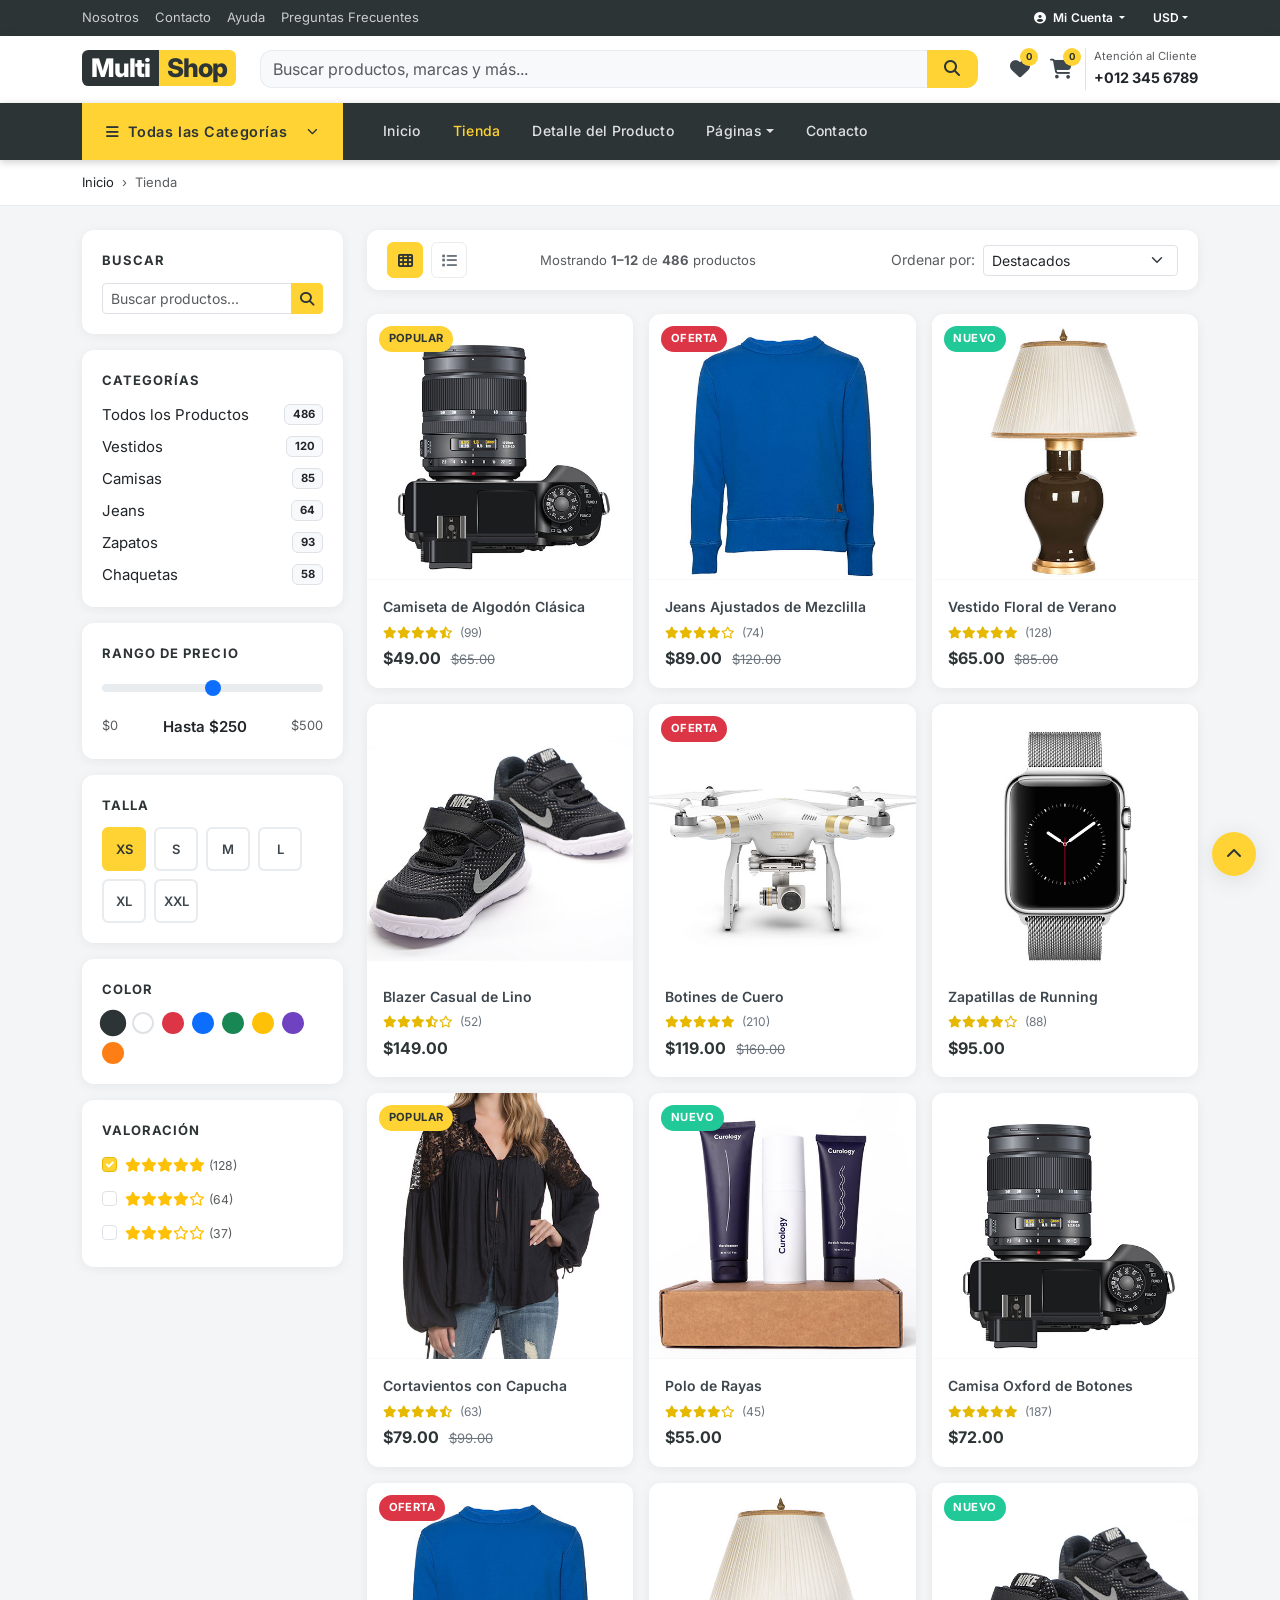
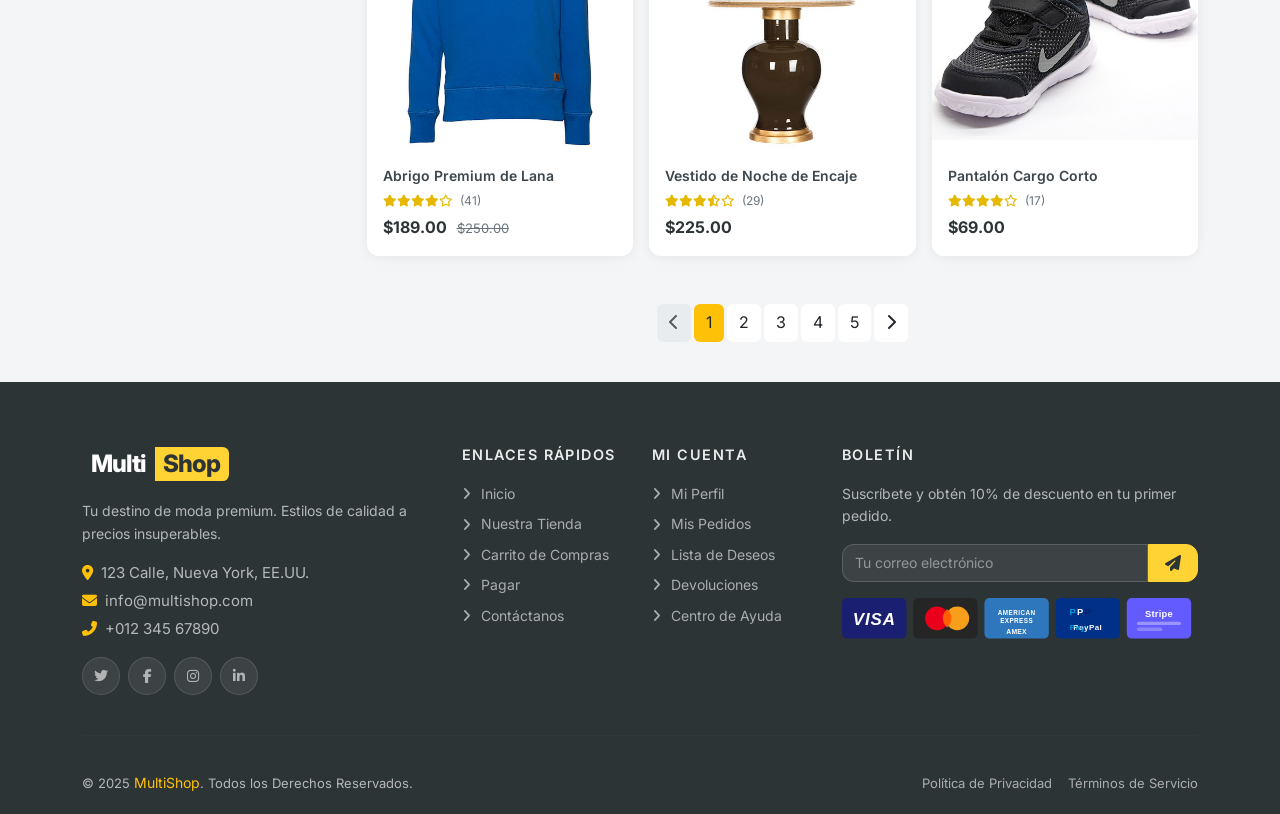
<file: shop.html>
<!DOCTYPE html>
<html lang="es">
<head>
    <meta charset="utf-8">
    <title>Tienda - MultiShop</title>
    <meta name="viewport" content="width=device-width, initial-scale=1.0">
    <meta name="description" content="Explora nuestra colección completa de productos de moda">

    <link href="img/favicon.ico" rel="icon">
    <link rel="preconnect" href="https://fonts.googleapis.com">
    <link rel="preconnect" href="https://fonts.gstatic.com" crossorigin>
    <link href="https://fonts.googleapis.com/css2?family=Inter:wght@400;500;600;700;800&display=swap" rel="stylesheet">
    <link href="https://cdnjs.cloudflare.com/ajax/libs/font-awesome/6.4.0/css/all.min.css" rel="stylesheet">
    <link href="https://cdn.jsdelivr.net/npm/bootstrap@5.3.2/dist/css/bootstrap.min.css" rel="stylesheet">
    <link href="css/style.css" rel="stylesheet">
</head>
<body>

<!-- TOPBAR -->
<div class="topbar">
    <div class="container-xl">
        <div class="row align-items-center">
            <div class="col-lg-6 d-none d-lg-flex gap-3">
                <a href="#">Nosotros</a>
                <a href="contact.html">Contacto</a>
                <a href="#">Ayuda</a>
                <a href="#">Preguntas Frecuentes</a>
            </div>
            <div class="col-lg-6 d-flex align-items-center justify-content-center justify-content-lg-end gap-2">
                <div class="dropdown">
                    <button class="btn btn-sm text-white border-0 dropdown-toggle" type="button" data-bs-toggle="dropdown">
                        <i class="fa fa-user-circle me-1"></i> Mi Cuenta
                    </button>
                    <ul class="dropdown-menu dropdown-menu-end">
                        <li><a class="dropdown-item" href="#">Iniciar sesión</a></li>
                        <li><a class="dropdown-item" href="#">Registrarse</a></li>
                    </ul>
                </div>
                <div class="dropdown">
                    <button class="btn btn-sm text-white border-0 dropdown-toggle" type="button" data-bs-toggle="dropdown">USD</button>
                    <ul class="dropdown-menu dropdown-menu-end">
                        <li><button class="dropdown-item">EUR</button></li>
                        <li><button class="dropdown-item">GBP</button></li>
                    </ul>
                </div>
            </div>
        </div>
    </div>
</div>

<!-- HEADER -->
<header class="site-header">
    <div class="container-xl">
        <div class="row align-items-center gy-2">
            <div class="col-auto">
                <a href="index.html" class="text-decoration-none">
                    <span class="logo-part-1">Multi</span><span class="logo-part-2">Shop</span>
                </a>
            </div>
            <div class="col">
                <form class="search-bar d-flex" action="#">
                    <input type="text" class="form-control" placeholder="Buscar productos, marcas y más...">
                    <button class="btn-search" type="submit"><i class="fa fa-search"></i></button>
                </form>
            </div>
            <div class="col-auto header-icons d-none d-lg-flex align-items-center gap-1">
                <a href="#" title="Lista de Deseos"><i class="fa fa-heart"></i><span class="badge-count">0</span></a>
                <a href="cart.html" title="Carrito"><i class="fa fa-shopping-cart"></i><span class="badge-count">0</span></a>
                <div class="ps-2 border-start">
                    <small class="text-muted d-block" style="font-size:.7rem;">Atención al Cliente</small>
                    <strong class="text-dark" style="font-size:.9rem;">+012 345 6789</strong>
                </div>
            </div>
        </div>
    </div>
</header>

<!-- MAIN NAVBAR -->
<div class="main-nav">
    <div class="container-xl">
        <div class="row">
            <div class="col-lg-3 d-none d-lg-flex align-items-stretch position-relative">
                <button class="cat-dropdown-btn w-100 d-flex align-items-center justify-content-between"
                    type="button" data-bs-toggle="collapse" data-bs-target="#catSidebar">
                    <span><i class="fa fa-bars me-2"></i>Todas las Categorías</span>
                    <i class="fa fa-chevron-down fa-xs"></i>
                </button>
                <div class="collapse cat-sidebar" id="catSidebar">
                    <div class="nav flex-column">
                        <div class="nav-item dropdown dropend">
                            <a class="nav-link dropdown-toggle" href="#" data-bs-toggle="dropdown">
                                <span><i class="fa fa-tshirt me-2 text-muted"></i>Vestidos</span>
                                <i class="fa fa-chevron-right fa-xs"></i>
                            </a>
                            <ul class="dropdown-menu">
                                <li><a class="dropdown-item" href="#">Vestidos de Hombre</a></li>
                                <li><a class="dropdown-item" href="#">Vestidos de Mujer</a></li>
                                <li><a class="dropdown-item" href="#">Ropa de Bebé</a></li>
                            </ul>
                        </div>
                        <a href="#" class="nav-link"><i class="fa fa-vest me-2 text-muted"></i>Camisas</a>
                        <a href="#" class="nav-link"><i class="fa fa-socks me-2 text-muted"></i>Jeans</a>
                        <a href="#" class="nav-link"><i class="fa fa-swimmer me-2 text-muted"></i>Ropa de Baño</a>
                        <a href="#" class="nav-link"><i class="fa fa-running me-2 text-muted"></i>Ropa Deportiva</a>
                        <a href="#" class="nav-link"><i class="fa fa-wind me-2 text-muted"></i>Chaquetas</a>
                        <a href="#" class="nav-link"><i class="fa fa-shoe-prints me-2 text-muted"></i>Zapatos</a>
                    </div>
                </div>
            </div>
            <div class="col-lg-9">
                <nav class="navbar navbar-expand-lg navbar-dark bg-transparent py-0">
                    <a href="index.html" class="text-decoration-none d-flex d-lg-none align-items-center me-auto py-2">
                        <span class="logo-part-1" style="font-size:1.3rem;">Multi</span><span class="logo-part-2" style="font-size:1.3rem;">Shop</span>
                    </a>
                    <button class="navbar-toggler ms-2" type="button" data-bs-toggle="collapse" data-bs-target="#mainNav">
                        <span class="navbar-toggler-icon"></span>
                    </button>
                    <div class="collapse navbar-collapse" id="mainNav">
                        <ul class="navbar-nav me-auto py-0">
                            <li class="nav-item"><a class="nav-link" href="index.html">Inicio</a></li>
                            <li class="nav-item"><a class="nav-link active" href="shop.html">Tienda</a></li>
                            <li class="nav-item"><a class="nav-link" href="detail.html">Detalle del Producto</a></li>
                            <li class="nav-item dropdown">
                                <a class="nav-link dropdown-toggle" href="#" data-bs-toggle="dropdown">Páginas</a>
                                <ul class="dropdown-menu">
                                    <li><a class="dropdown-item" href="cart.html">Carrito de Compras</a></li>
                                    <li><a class="dropdown-item" href="checkout.html">Pagar</a></li>
                                </ul>
                            </li>
                            <li class="nav-item"><a class="nav-link" href="contact.html">Contacto</a></li>
                        </ul>
                    </div>
                </nav>
            </div>
        </div>
    </div>
</div>

<!-- BREADCRUMB -->
<div class="page-breadcrumb">
    <div class="container-xl">
        <nav aria-label="breadcrumb">
            <ol class="breadcrumb mb-0">
                <li class="breadcrumb-item"><a href="index.html" class="text-dark">Inicio</a></li>
                <li class="breadcrumb-item active">Tienda</li>
            </ol>
        </nav>
    </div>
</div>

<!-- SHOP CONTENT -->
<section class="py-4">
    <div class="container-xl">
        <div class="row g-4">

            <!-- SIDEBAR FILTERS -->
            <div class="col-lg-3 filter-sidebar">
                <!-- Search -->
                <div class="card mb-3">
                    <div class="card-body">
                        <p class="filter-title">Buscar</p>
                        <div class="input-group">
                            <input type="text" class="form-control form-control-sm" placeholder="Buscar productos...">
                            <button class="btn btn-primary btn-sm"><i class="fa fa-search"></i></button>
                        </div>
                    </div>
                </div>

                <!-- Categories -->
                <div class="card mb-3">
                    <div class="card-body">
                        <p class="filter-title">Categorías</p>
                        <ul class="list-unstyled mb-0">
                            <li class="mb-2"><a href="#" class="d-flex justify-content-between align-items-center text-dark text-decoration-none hover-primary">
                                <span>Todos los Productos</span><span class="badge bg-light text-dark border">486</span>
                            </a></li>
                            <li class="mb-2"><a href="#" class="d-flex justify-content-between align-items-center text-dark text-decoration-none">
                                <span>Vestidos</span><span class="badge bg-light text-dark border">120</span>
                            </a></li>
                            <li class="mb-2"><a href="#" class="d-flex justify-content-between align-items-center text-dark text-decoration-none">
                                <span>Camisas</span><span class="badge bg-light text-dark border">85</span>
                            </a></li>
                            <li class="mb-2"><a href="#" class="d-flex justify-content-between align-items-center text-dark text-decoration-none">
                                <span>Jeans</span><span class="badge bg-light text-dark border">64</span>
                            </a></li>
                            <li class="mb-2"><a href="#" class="d-flex justify-content-between align-items-center text-dark text-decoration-none">
                                <span>Zapatos</span><span class="badge bg-light text-dark border">93</span>
                            </a></li>
                            <li class="mb-0"><a href="#" class="d-flex justify-content-between align-items-center text-dark text-decoration-none">
                                <span>Chaquetas</span><span class="badge bg-light text-dark border">58</span>
                            </a></li>
                        </ul>
                    </div>
                </div>

                <!-- Price Filter -->
                <div class="card mb-3">
                    <div class="card-body">
                        <p class="filter-title">Rango de Precio</p>
                        <div class="mb-2">
                            <input type="range" class="form-range price-range-slider" min="0" max="500" value="250" id="priceRange">
                        </div>
                        <div class="d-flex justify-content-between align-items-center">
                            <span class="text-muted" style="font-size:.8rem;">$0</span>
                            <span class="fw-600 text-dark">Hasta $<span id="priceVal">250</span></span>
                            <span class="text-muted" style="font-size:.8rem;">$500</span>
                        </div>
                    </div>
                </div>

                <!-- Size -->
                <div class="card mb-3">
                    <div class="card-body">
                        <p class="filter-title">Talla</p>
                        <div class="d-flex flex-wrap gap-2">
                            <button class="size-btn active">XS</button>
                            <button class="size-btn">S</button>
                            <button class="size-btn">M</button>
                            <button class="size-btn">L</button>
                            <button class="size-btn">XL</button>
                            <button class="size-btn">XXL</button>
                        </div>
                    </div>
                </div>

                <!-- Color -->
                <div class="card mb-3">
                    <div class="card-body">
                        <p class="filter-title">Color</p>
                        <div class="d-flex flex-wrap gap-2">
                            <span class="color-swatch active" style="background:#2d3436;" title="Negro"></span>
                            <span class="color-swatch" style="background:#fff;border-color:#dee2e6;" title="Blanco"></span>
                            <span class="color-swatch" style="background:#dc3545;" title="Rojo"></span>
                            <span class="color-swatch" style="background:#0d6efd;" title="Azul"></span>
                            <span class="color-swatch" style="background:#198754;" title="Verde"></span>
                            <span class="color-swatch" style="background:#ffc107;" title="Amarillo"></span>
                            <span class="color-swatch" style="background:#6f42c1;" title="Morado"></span>
                            <span class="color-swatch" style="background:#fd7e14;" title="Naranja"></span>
                        </div>
                    </div>
                </div>

                <!-- Rating -->
                <div class="card mb-3">
                    <div class="card-body">
                        <p class="filter-title">Valoración</p>
                        <div class="d-flex flex-column gap-2">
                            <div class="form-check">
                                <input class="form-check-input" type="checkbox" id="r5" checked>
                                <label class="form-check-label" for="r5">
                                    <i class="fa fa-star text-warning"></i><i class="fa fa-star text-warning"></i><i class="fa fa-star text-warning"></i><i class="fa fa-star text-warning"></i><i class="fa fa-star text-warning"></i> <small class="text-muted">(128)</small>
                                </label>
                            </div>
                            <div class="form-check">
                                <input class="form-check-input" type="checkbox" id="r4">
                                <label class="form-check-label" for="r4">
                                    <i class="fa fa-star text-warning"></i><i class="fa fa-star text-warning"></i><i class="fa fa-star text-warning"></i><i class="fa fa-star text-warning"></i><i class="far fa-star text-warning"></i> <small class="text-muted">(64)</small>
                                </label>
                            </div>
                            <div class="form-check">
                                <input class="form-check-input" type="checkbox" id="r3">
                                <label class="form-check-label" for="r3">
                                    <i class="fa fa-star text-warning"></i><i class="fa fa-star text-warning"></i><i class="fa fa-star text-warning"></i><i class="far fa-star text-warning"></i><i class="far fa-star text-warning"></i> <small class="text-muted">(37)</small>
                                </label>
                            </div>
                        </div>
                    </div>
                </div>
            </div>
            <!-- /SIDEBAR -->

            <!-- PRODUCTS GRID -->
            <div class="col-lg-9">
                <!-- Controls -->
                <div class="shop-controls mb-4">
                    <div class="d-flex align-items-center gap-2 me-auto">
                        <button class="view-btn active" title="Vista de cuadrícula"><i class="fa fa-th"></i></button>
                        <button class="view-btn" title="Vista de lista"><i class="fa fa-list"></i></button>
                    </div>
                    <small class="text-muted me-auto">Mostrando <strong>1–12</strong> de <strong>486</strong> productos</small>
                    <div class="d-flex align-items-center gap-2 ms-auto">
                        <label class="text-muted mb-0" style="font-size:.875rem;white-space:nowrap;">Ordenar por:</label>
                        <select class="form-select form-select-sm" style="width:auto;">
                            <option>Destacados</option>
                            <option>Precio: Menor a Mayor</option>
                            <option>Precio: Mayor a Menor</option>
                            <option>Más Recientes</option>
                            <option>Mejor Valorados</option>
                        </select>
                    </div>
                </div>

                <!-- Product Grid -->
                <div class="row g-3" id="productGrid">
                    <div class="col-6 col-md-4">
                        <div class="product-card">
                            <div class="product-img-wrap">
                                <span class="product-badge badge-hot">Popular</span>
                                <img src="img/product-1.jpg" alt="Producto 1">
                                <div class="product-actions">
                                    <button class="btn-action"><i class="fa fa-heart"></i></button>
                                    <a href="cart.html" class="btn-add-cart"><i class="fa fa-shopping-cart me-1"></i> Agregar al Carrito</a>
                                    <button class="btn-action"><i class="fa fa-eye"></i></button>
                                </div>
                            </div>
                            <div class="product-info">
                                <a href="detail.html" class="product-name">Camiseta de Algodón Clásica</a>
                                <div class="product-rating my-1"><i class="fa fa-star"></i><i class="fa fa-star"></i><i class="fa fa-star"></i><i class="fa fa-star"></i><i class="fa fa-star-half-alt"></i> <span>(99)</span></div>
                                <div class="product-price">$49.00 <del>$65.00</del></div>
                            </div>
                        </div>
                    </div>
                    <div class="col-6 col-md-4">
                        <div class="product-card">
                            <div class="product-img-wrap">
                                <span class="product-badge badge-sale">Oferta</span>
                                <img src="img/product-2.jpg" alt="Producto 2">
                                <div class="product-actions">
                                    <button class="btn-action"><i class="fa fa-heart"></i></button>
                                    <a href="cart.html" class="btn-add-cart"><i class="fa fa-shopping-cart me-1"></i> Agregar al Carrito</a>
                                    <button class="btn-action"><i class="fa fa-eye"></i></button>
                                </div>
                            </div>
                            <div class="product-info">
                                <a href="detail.html" class="product-name">Jeans Ajustados de Mezclilla</a>
                                <div class="product-rating my-1"><i class="fa fa-star"></i><i class="fa fa-star"></i><i class="fa fa-star"></i><i class="fa fa-star"></i><i class="far fa-star"></i> <span>(74)</span></div>
                                <div class="product-price">$89.00 <del>$120.00</del></div>
                            </div>
                        </div>
                    </div>
                    <div class="col-6 col-md-4">
                        <div class="product-card">
                            <div class="product-img-wrap">
                                <span class="product-badge badge-new">Nuevo</span>
                                <img src="img/product-3.jpg" alt="Producto 3">
                                <div class="product-actions">
                                    <button class="btn-action"><i class="fa fa-heart"></i></button>
                                    <a href="cart.html" class="btn-add-cart"><i class="fa fa-shopping-cart me-1"></i> Agregar al Carrito</a>
                                    <button class="btn-action"><i class="fa fa-eye"></i></button>
                                </div>
                            </div>
                            <div class="product-info">
                                <a href="detail.html" class="product-name">Vestido Floral de Verano</a>
                                <div class="product-rating my-1"><i class="fa fa-star"></i><i class="fa fa-star"></i><i class="fa fa-star"></i><i class="fa fa-star"></i><i class="fa fa-star"></i> <span>(128)</span></div>
                                <div class="product-price">$65.00 <del>$85.00</del></div>
                            </div>
                        </div>
                    </div>
                    <div class="col-6 col-md-4">
                        <div class="product-card">
                            <div class="product-img-wrap">
                                <img src="img/product-4.jpg" alt="Producto 4">
                                <div class="product-actions">
                                    <button class="btn-action"><i class="fa fa-heart"></i></button>
                                    <a href="cart.html" class="btn-add-cart"><i class="fa fa-shopping-cart me-1"></i> Agregar al Carrito</a>
                                    <button class="btn-action"><i class="fa fa-eye"></i></button>
                                </div>
                            </div>
                            <div class="product-info">
                                <a href="detail.html" class="product-name">Blazer Casual de Lino</a>
                                <div class="product-rating my-1"><i class="fa fa-star"></i><i class="fa fa-star"></i><i class="fa fa-star"></i><i class="fa fa-star-half-alt"></i><i class="far fa-star"></i> <span>(52)</span></div>
                                <div class="product-price">$149.00</div>
                            </div>
                        </div>
                    </div>
                    <div class="col-6 col-md-4">
                        <div class="product-card">
                            <div class="product-img-wrap">
                                <span class="product-badge badge-sale">Oferta</span>
                                <img src="img/product-5.jpg" alt="Producto 5">
                                <div class="product-actions">
                                    <button class="btn-action"><i class="fa fa-heart"></i></button>
                                    <a href="cart.html" class="btn-add-cart"><i class="fa fa-shopping-cart me-1"></i> Agregar al Carrito</a>
                                    <button class="btn-action"><i class="fa fa-eye"></i></button>
                                </div>
                            </div>
                            <div class="product-info">
                                <a href="detail.html" class="product-name">Botines de Cuero</a>
                                <div class="product-rating my-1"><i class="fa fa-star"></i><i class="fa fa-star"></i><i class="fa fa-star"></i><i class="fa fa-star"></i><i class="fa fa-star"></i> <span>(210)</span></div>
                                <div class="product-price">$119.00 <del>$160.00</del></div>
                            </div>
                        </div>
                    </div>
                    <div class="col-6 col-md-4">
                        <div class="product-card">
                            <div class="product-img-wrap">
                                <img src="img/product-6.jpg" alt="Producto 6">
                                <div class="product-actions">
                                    <button class="btn-action"><i class="fa fa-heart"></i></button>
                                    <a href="cart.html" class="btn-add-cart"><i class="fa fa-shopping-cart me-1"></i> Agregar al Carrito</a>
                                    <button class="btn-action"><i class="fa fa-eye"></i></button>
                                </div>
                            </div>
                            <div class="product-info">
                                <a href="detail.html" class="product-name">Zapatillas de Running</a>
                                <div class="product-rating my-1"><i class="fa fa-star"></i><i class="fa fa-star"></i><i class="fa fa-star"></i><i class="fa fa-star"></i><i class="far fa-star"></i> <span>(88)</span></div>
                                <div class="product-price">$95.00</div>
                            </div>
                        </div>
                    </div>
                    <div class="col-6 col-md-4">
                        <div class="product-card">
                            <div class="product-img-wrap">
                                <span class="product-badge badge-hot">Popular</span>
                                <img src="img/product-7.jpg" alt="Producto 7">
                                <div class="product-actions">
                                    <button class="btn-action"><i class="fa fa-heart"></i></button>
                                    <a href="cart.html" class="btn-add-cart"><i class="fa fa-shopping-cart me-1"></i> Agregar al Carrito</a>
                                    <button class="btn-action"><i class="fa fa-eye"></i></button>
                                </div>
                            </div>
                            <div class="product-info">
                                <a href="detail.html" class="product-name">Cortavientos con Capucha</a>
                                <div class="product-rating my-1"><i class="fa fa-star"></i><i class="fa fa-star"></i><i class="fa fa-star"></i><i class="fa fa-star"></i><i class="fa fa-star-half-alt"></i> <span>(63)</span></div>
                                <div class="product-price">$79.00 <del>$99.00</del></div>
                            </div>
                        </div>
                    </div>
                    <div class="col-6 col-md-4">
                        <div class="product-card">
                            <div class="product-img-wrap">
                                <span class="product-badge badge-new">Nuevo</span>
                                <img src="img/product-8.jpg" alt="Producto 8">
                                <div class="product-actions">
                                    <button class="btn-action"><i class="fa fa-heart"></i></button>
                                    <a href="cart.html" class="btn-add-cart"><i class="fa fa-shopping-cart me-1"></i> Agregar al Carrito</a>
                                    <button class="btn-action"><i class="fa fa-eye"></i></button>
                                </div>
                            </div>
                            <div class="product-info">
                                <a href="detail.html" class="product-name">Polo de Rayas</a>
                                <div class="product-rating my-1"><i class="fa fa-star"></i><i class="fa fa-star"></i><i class="fa fa-star"></i><i class="fa fa-star"></i><i class="far fa-star"></i> <span>(45)</span></div>
                                <div class="product-price">$55.00</div>
                            </div>
                        </div>
                    </div>
                    <div class="col-6 col-md-4">
                        <div class="product-card">
                            <div class="product-img-wrap">
                                <img src="img/product-1.jpg" alt="Producto 9">
                                <div class="product-actions">
                                    <button class="btn-action"><i class="fa fa-heart"></i></button>
                                    <a href="cart.html" class="btn-add-cart"><i class="fa fa-shopping-cart me-1"></i> Agregar al Carrito</a>
                                    <button class="btn-action"><i class="fa fa-eye"></i></button>
                                </div>
                            </div>
                            <div class="product-info">
                                <a href="detail.html" class="product-name">Camisa Oxford de Botones</a>
                                <div class="product-rating my-1"><i class="fa fa-star"></i><i class="fa fa-star"></i><i class="fa fa-star"></i><i class="fa fa-star"></i><i class="fa fa-star"></i> <span>(187)</span></div>
                                <div class="product-price">$72.00</div>
                            </div>
                        </div>
                    </div>
                    <div class="col-6 col-md-4">
                        <div class="product-card">
                            <div class="product-img-wrap">
                                <span class="product-badge badge-sale">Oferta</span>
                                <img src="img/product-2.jpg" alt="Producto 10">
                                <div class="product-actions">
                                    <button class="btn-action"><i class="fa fa-heart"></i></button>
                                    <a href="cart.html" class="btn-add-cart"><i class="fa fa-shopping-cart me-1"></i> Agregar al Carrito</a>
                                    <button class="btn-action"><i class="fa fa-eye"></i></button>
                                </div>
                            </div>
                            <div class="product-info">
                                <a href="detail.html" class="product-name">Abrigo Premium de Lana</a>
                                <div class="product-rating my-1"><i class="fa fa-star"></i><i class="fa fa-star"></i><i class="fa fa-star"></i><i class="fa fa-star"></i><i class="far fa-star"></i> <span>(41)</span></div>
                                <div class="product-price">$189.00 <del>$250.00</del></div>
                            </div>
                        </div>
                    </div>
                    <div class="col-6 col-md-4">
                        <div class="product-card">
                            <div class="product-img-wrap">
                                <img src="img/product-3.jpg" alt="Producto 11">
                                <div class="product-actions">
                                    <button class="btn-action"><i class="fa fa-heart"></i></button>
                                    <a href="cart.html" class="btn-add-cart"><i class="fa fa-shopping-cart me-1"></i> Agregar al Carrito</a>
                                    <button class="btn-action"><i class="fa fa-eye"></i></button>
                                </div>
                            </div>
                            <div class="product-info">
                                <a href="detail.html" class="product-name">Vestido de Noche de Encaje</a>
                                <div class="product-rating my-1"><i class="fa fa-star"></i><i class="fa fa-star"></i><i class="fa fa-star"></i><i class="fa fa-star-half-alt"></i><i class="far fa-star"></i> <span>(29)</span></div>
                                <div class="product-price">$225.00</div>
                            </div>
                        </div>
                    </div>
                    <div class="col-6 col-md-4">
                        <div class="product-card">
                            <div class="product-img-wrap">
                                <span class="product-badge badge-new">Nuevo</span>
                                <img src="img/product-4.jpg" alt="Producto 12">
                                <div class="product-actions">
                                    <button class="btn-action"><i class="fa fa-heart"></i></button>
                                    <a href="cart.html" class="btn-add-cart"><i class="fa fa-shopping-cart me-1"></i> Agregar al Carrito</a>
                                    <button class="btn-action"><i class="fa fa-eye"></i></button>
                                </div>
                            </div>
                            <div class="product-info">
                                <a href="detail.html" class="product-name">Pantalón Cargo Corto</a>
                                <div class="product-rating my-1"><i class="fa fa-star"></i><i class="fa fa-star"></i><i class="fa fa-star"></i><i class="fa fa-star"></i><i class="far fa-star"></i> <span>(17)</span></div>
                                <div class="product-price">$69.00</div>
                            </div>
                        </div>
                    </div>
                </div>

                <!-- Pagination -->
                <nav class="mt-5 d-flex justify-content-center" aria-label="Páginas de productos">
                    <ul class="pagination gap-1">
                        <li class="page-item disabled">
                            <a class="page-link rounded-2 border-0" href="#"><i class="fa fa-chevron-left"></i></a>
                        </li>
                        <li class="page-item active">
                            <a class="page-link rounded-2 border-0 bg-warning text-dark" href="#">1</a>
                        </li>
                        <li class="page-item"><a class="page-link rounded-2 border-0 text-dark" href="#">2</a></li>
                        <li class="page-item"><a class="page-link rounded-2 border-0 text-dark" href="#">3</a></li>
                        <li class="page-item"><a class="page-link rounded-2 border-0 text-dark" href="#">4</a></li>
                        <li class="page-item"><a class="page-link rounded-2 border-0 text-dark" href="#">5</a></li>
                        <li class="page-item">
                            <a class="page-link rounded-2 border-0 text-dark" href="#"><i class="fa fa-chevron-right"></i></a>
                        </li>
                    </ul>
                </nav>
            </div>
            <!-- /PRODUCTS GRID -->
        </div>
    </div>
</section>

<!-- FOOTER -->
<footer class="site-footer">
    <div class="container-xl">
        <div class="row g-4 pb-4">
            <div class="col-lg-4 col-md-6">
                <div class="mb-3">
                    <span class="logo-part-1" style="font-size:1.5rem;">Multi</span><span class="logo-part-2" style="font-size:1.5rem;">Shop</span>
                </div>
                <p style="font-size:.875rem;">Tu destino de moda premium. Estilos de calidad a precios insuperables.</p>
                <div class="mb-3">
                    <p class="mb-1"><i class="fa fa-map-marker-alt text-warning me-2"></i>123 Calle, Nueva York, EE.UU.</p>
                    <p class="mb-1"><i class="fa fa-envelope text-warning me-2"></i>info@multishop.com</p>
                    <p class="mb-0"><i class="fa fa-phone-alt text-warning me-2"></i>+012 345 67890</p>
                </div>
                <div class="d-flex gap-2">
                    <a href="#" class="social-btn"><i class="fab fa-twitter"></i></a>
                    <a href="#" class="social-btn"><i class="fab fa-facebook-f"></i></a>
                    <a href="#" class="social-btn"><i class="fab fa-instagram"></i></a>
                    <a href="#" class="social-btn"><i class="fab fa-linkedin-in"></i></a>
                </div>
            </div>
            <div class="col-lg-2 col-md-3 col-6">
                <h5>Enlaces Rápidos</h5>
                <div class="d-flex flex-column gap-2">
                    <a href="index.html"><i class="fa fa-angle-right me-1"></i>Inicio</a>
                    <a href="shop.html"><i class="fa fa-angle-right me-1"></i>Nuestra Tienda</a>
                    <a href="cart.html"><i class="fa fa-angle-right me-1"></i>Carrito de Compras</a>
                    <a href="checkout.html"><i class="fa fa-angle-right me-1"></i>Pagar</a>
                    <a href="contact.html"><i class="fa fa-angle-right me-1"></i>Contáctanos</a>
                </div>
            </div>
            <div class="col-lg-2 col-md-3 col-6">
                <h5>Mi Cuenta</h5>
                <div class="d-flex flex-column gap-2">
                    <a href="#"><i class="fa fa-angle-right me-1"></i>Mi Perfil</a>
                    <a href="#"><i class="fa fa-angle-right me-1"></i>Mis Pedidos</a>
                    <a href="#"><i class="fa fa-angle-right me-1"></i>Lista de Deseos</a>
                    <a href="#"><i class="fa fa-angle-right me-1"></i>Devoluciones</a>
                    <a href="#"><i class="fa fa-angle-right me-1"></i>Centro de Ayuda</a>
                </div>
            </div>
            <div class="col-lg-4 col-md-6">
                <h5>Boletín</h5>
                <p style="font-size:.875rem;">Suscríbete y obtén 10% de descuento en tu primer pedido.</p>
                <form class="newsletter-form d-flex mb-3">
                    <input type="email" class="form-control" placeholder="Tu correo electrónico">
                    <button class="btn btn-primary px-3"><i class="fa fa-paper-plane"></i></button>
                </form>
                <img src="img/payments.svg" alt="Métodos de pago" class="img-fluid" style="max-height:52px;">
            </div>
        </div>
        <hr class="footer-divider">
        <div class="footer-bottom d-flex flex-column flex-md-row align-items-center justify-content-between gap-2">
            <p class="mb-0">&copy; 2025 <a href="index.html" class="text-warning text-decoration-none">MultiShop</a>. Todos los Derechos Reservados.</p>
            <div class="d-flex gap-3">
                <a href="#" style="font-size:.8125rem;">Política de Privacidad</a>
                <a href="#" style="font-size:.8125rem;">Términos de Servicio</a>
            </div>
        </div>
    </div>
</footer>

<a href="#" class="back-to-top d-flex" id="backToTop"><i class="fa fa-chevron-up"></i></a>

<script src="https://cdn.jsdelivr.net/npm/bootstrap@5.3.2/dist/js/bootstrap.bundle.min.js"></script>
<script src="js/main.js"></script>
<script>
    // Price range
    document.getElementById('priceRange')?.addEventListener('input', function() {
        document.getElementById('priceVal').textContent = this.value;
    });
    // Size buttons
    document.querySelectorAll('.size-btn').forEach(btn => {
        btn.addEventListener('click', function() {
            this.closest('.d-flex').querySelectorAll('.size-btn').forEach(b => b.classList.remove('active'));
            this.classList.add('active');
        });
    });
</script>
</body>
</html>
</file>
<file: css/style.css>
/* ============================================
   MultiShop - Custom CSS (Bootstrap 5 Edition)
   Modern & Responsive Design
   ============================================ */

/* ---------- CSS Variables ---------- */
:root {
  --primary: #FFD333;
  --primary-dark: #e6b800;
  --primary-light: #fff3c0;
  --dark: #2d3436;
  --dark-2: #3D464D;
  --secondary-bg: #F8F9FA;
  --light-bg: #FFFFFF;
  --text-muted: #6c757d;
  --border-color: #e9ecef;
  --shadow-sm: 0 2px 12px rgba(0,0,0,.06);
  --shadow-md: 0 4px 24px rgba(0,0,0,.10);
  --shadow-lg: 0 8px 40px rgba(0,0,0,.14);
  --radius: .75rem;
  --radius-sm: .4rem;
  --radius-lg: 1.25rem;
  --transition: all .3s ease;
  --font-main: 'Inter', 'Segoe UI', sans-serif;
}

/* ---------- Base ---------- */
*, *::before, *::after { box-sizing: border-box; }

html { scroll-behavior: smooth; }

body {
  font-family: var(--font-main);
  font-size: 0.9375rem;
  line-height: 1.6;
  color: var(--dark-2);
  background-color: #f4f5f7;
}

h1, h2, h3 { font-weight: 700 !important; }
h4, h5, h6 { font-weight: 600 !important; }

a {
  color: var(--primary-dark);
  text-decoration: none;
  transition: var(--transition);
}

a:hover { color: var(--primary-dark); text-decoration: none; }

img { max-width: 100%; vertical-align: middle; }

/* ---------- Utilities ---------- */
.mb-30 { margin-bottom: 1.875rem; }
.pb-30 { padding-bottom: 1.875rem; }
.p-30  { padding: 1.875rem; }

.bg-primary-subtle { background-color: var(--primary-light) !important; }

/* ---------- Topbar ---------- */
.topbar {
  background: var(--dark);
  padding: .35rem 0;
  font-size: .8125rem;
}

.topbar a {
  color: rgba(255,255,255,.75);
  transition: var(--transition);
}

.topbar a:hover { color: var(--primary); }

.topbar .dropdown-menu a,
.topbar .dropdown-item {
  color: var(--dark) !important;
}

.topbar .dropdown-menu a:hover,
.topbar .dropdown-item:hover {
  color: var(--dark) !important;
  background: var(--primary);
}

.topbar .btn-sm {
  font-size: .75rem;
  padding: .2rem .6rem;
}

/* ---------- Header / Navbar ---------- */
.site-header {
  background: #fff;
  box-shadow: var(--shadow-sm);
  padding: .75rem 0;
}

.logo-part-1 {
  font-size: 1.6rem;
  font-weight: 800;
  color: #fff;
  background: var(--dark);
  padding: .15rem .55rem;
  letter-spacing: -1px;
  border-radius: var(--radius-sm) 0 0 var(--radius-sm);
}

.logo-part-2 {
  font-size: 1.6rem;
  font-weight: 800;
  color: var(--dark);
  background: var(--primary);
  padding: .15rem .55rem;
  letter-spacing: -1px;
  border-radius: 0 var(--radius-sm) var(--radius-sm) 0;
}

.search-bar .form-control {
  border-radius: var(--radius) 0 0 var(--radius);
  border-right: none;
  background: var(--secondary-bg);
  border-color: var(--border-color);
}

.search-bar .btn-search {
  border-radius: 0 var(--radius) var(--radius) 0;
  background: var(--primary);
  color: var(--dark);
  border: none;
  padding: 0 1.1rem;
  font-size: 1rem;
  transition: var(--transition);
}

.search-bar .btn-search:hover {
  background: var(--primary-dark);
}

.header-icons a {
  position: relative;
  color: var(--dark-2);
  font-size: 1.25rem;
  padding: .35rem .5rem;
  transition: var(--transition);
}

.header-icons a:hover { color: var(--primary-dark); }

.header-icons .badge-count {
  position: absolute;
  top: 0;
  right: 0;
  font-size: .6rem;
  background: var(--primary);
  color: var(--dark);
  border-radius: 50%;
  width: 18px;
  height: 18px;
  display: flex;
  align-items: center;
  justify-content: center;
  font-weight: 700;
}

/* ---------- Main Navbar ---------- */
.main-nav {
  background: var(--dark);
  position: sticky;
  top: 0;
  z-index: 1030;
  box-shadow: 0 2px 8px rgba(0,0,0,.2);
}

.main-nav .navbar-dark .navbar-nav .nav-link {
  color: rgba(255,255,255,.85);
  padding: 1.1rem 1rem;
  font-size: .875rem;
  font-weight: 500;
  letter-spacing: .02em;
  transition: var(--transition);
}

.main-nav .navbar-dark .navbar-nav .nav-link:hover,
.main-nav .navbar-dark .navbar-nav .nav-link.active {
  color: var(--primary);
}

.main-nav .dropdown-menu {
  border: none;
  border-radius: var(--radius);
  box-shadow: var(--shadow-md);
  margin-top: .25rem;
  min-width: 180px;
}

.main-nav .dropdown-item {
  font-size: .875rem;
  padding: .5rem 1.25rem;
  transition: var(--transition);
}

.main-nav .dropdown-item:hover,
.main-nav .dropdown-item.active {
  background: var(--primary);
  color: var(--dark);
}

/* Categories side nav */
.cat-dropdown-btn {
  background: var(--primary) !important;
  color: var(--dark) !important;
  border: none;
  border-radius: 0;
  font-weight: 600;
  height: 100%;
  padding: 0 1.5rem;
  font-size: .9rem;
  letter-spacing: .04em;
}

.cat-dropdown-btn:hover {
  background: var(--primary-dark) !important;
}

.cat-sidebar {
  position: absolute;
  top: 100%;
  left: 0;
  z-index: 1000;
  background: #fff;
  min-width: 240px;
  box-shadow: var(--shadow-md);
  border-radius: 0 0 var(--radius) var(--radius);
  border-top: 3px solid var(--primary);
}

.cat-sidebar .nav-link {
  color: var(--dark-2);
  padding: .55rem 1.5rem;
  font-size: .875rem;
  border-bottom: 1px solid var(--border-color);
  display: flex;
  align-items: center;
  justify-content: space-between;
  transition: var(--transition);
}

.cat-sidebar .nav-link:hover {
  background: var(--primary-light);
  color: var(--dark);
  padding-left: 1.75rem;
}

.cat-sidebar .dropdown-menu {
  left: 100%;
  top: 0;
  margin-top: 0;
}

/* Navbar toggler */
.main-nav .navbar-toggler {
  border: 1px solid rgba(255,255,255,.3);
  padding: .3rem .6rem;
}

.main-nav .navbar-toggler-icon {
  width: 1.2em;
  height: 1.2em;
}

@media (max-width: 991.98px) {
  .main-nav .navbar-dark .navbar-nav .nav-link {
    padding: .5rem 0;
  }
}

/* ---------- Breadcrumb ---------- */
.page-breadcrumb {
  background: #fff;
  padding: .75rem 0;
  border-bottom: 1px solid var(--border-color);
}

.page-breadcrumb .breadcrumb {
  margin: 0;
  font-size: .8125rem;
}

.page-breadcrumb .breadcrumb-item + .breadcrumb-item::before {
  content: "›";
}

/* ---------- Section Titles ---------- */
.section-title {
  position: relative;
  display: inline-block;
}

.section-title::after {
  content: "";
  position: absolute;
  width: 100%;
  height: 0;
  top: 50%;
  left: 0;
  border-top: 1px dashed #ced4da;
  z-index: -1;
}

.section-title span {
  background: #f4f5f7;
  padding-right: .75rem;
}

/* White background version */
.section-title-white span {
  background: #fff;
  padding-right: .75rem;
}

/* ---------- Hero Carousel ---------- */
#hero-carousel {
  border-radius: 0;
}

#hero-carousel .carousel-item {
  height: 480px;
}

#hero-carousel .carousel-item img {
  width: 100%;
  height: 100%;
  object-fit: cover;
  filter: brightness(.75);
}

#hero-carousel .carousel-caption {
  top: 0;
  left: 0;
  right: 0;
  bottom: 0;
  display: flex;
  align-items: center;
  justify-content: flex-start;
  background: linear-gradient(90deg, rgba(45,52,54,.7) 0%, transparent 70%);
  padding-left: 8%;
  text-align: left;
}

#hero-carousel .carousel-caption h1 {
  font-size: clamp(1.8rem, 4vw, 3rem);
  color: #fff;
  text-shadow: 0 2px 8px rgba(0,0,0,.3);
}

#hero-carousel .carousel-caption p {
  color: rgba(255,255,255,.9);
  font-size: 1.1rem;
}

#hero-carousel .carousel-indicators [data-bs-target] {
  width: 10px;
  height: 10px;
  border-radius: 50%;
  background: rgba(255,255,255,.6);
  border: none;
}

#hero-carousel .carousel-indicators .active {
  background: var(--primary);
  width: 28px;
  border-radius: 5px;
}

@media (max-width: 767.98px) {
  #hero-carousel .carousel-item { height: 280px; }
  #hero-carousel .carousel-caption h1 { font-size: 1.4rem; }
  #hero-carousel .carousel-caption p { display: none; }
}

/* ---------- Category Cards ---------- */
.cat-card {
  background: #fff;
  border-radius: var(--radius);
  overflow: hidden;
  box-shadow: var(--shadow-sm);
  transition: var(--transition);
  cursor: pointer;
}

.cat-card:hover {
  transform: translateY(-4px);
  box-shadow: var(--shadow-md);
}

.cat-card .cat-img-wrap {
  overflow: hidden;
  height: 160px;
}

.cat-card .cat-img-wrap img {
  width: 100%;
  height: 100%;
  object-fit: cover;
  transition: var(--transition);
}

.cat-card:hover .cat-img-wrap img {
  transform: scale(1.08);
}

.cat-card .cat-title {
  font-size: .875rem;
  font-weight: 600;
  padding: .75rem .5rem;
  text-align: center;
  color: var(--dark-2);
  transition: var(--transition);
}

.cat-card:hover .cat-title {
  color: var(--dark);
}

/* ---------- Product Cards ---------- */
.product-card {
  background: #fff;
  border-radius: var(--radius);
  overflow: hidden;
  box-shadow: var(--shadow-sm);
  transition: var(--transition);
  position: relative;
}

.product-card:hover {
  transform: translateY(-5px);
  box-shadow: var(--shadow-md);
}

.product-card .product-img-wrap {
  position: relative;
  overflow: hidden;
  aspect-ratio: 1;
}

.product-card .product-img-wrap img {
  width: 100%;
  height: 100%;
  object-fit: cover;
  transition: transform .5s ease;
}

.product-card:hover .product-img-wrap img {
  transform: scale(1.1);
}

.product-badge {
  position: absolute;
  top: .75rem;
  left: .75rem;
  z-index: 2;
  font-size: .7rem;
  font-weight: 700;
  padding: .25rem .6rem;
  border-radius: 50px;
  text-transform: uppercase;
  letter-spacing: .04em;
}

.product-badge.badge-new { background: #20c997; color: #fff; }
.product-badge.badge-sale { background: #dc3545; color: #fff; }
.product-badge.badge-hot { background: var(--primary); color: var(--dark); }

/* Product action overlay */
.product-actions {
  position: absolute;
  bottom: 0;
  left: 0;
  right: 0;
  background: rgba(45, 52, 54, .88);
  display: flex;
  align-items: center;
  justify-content: center;
  gap: .5rem;
  padding: .75rem;
  transform: translateY(100%);
  transition: transform .35s ease;
}

.product-card:hover .product-actions {
  transform: translateY(0);
}

.product-actions .btn-action {
  width: 38px;
  height: 38px;
  border-radius: 50%;
  background: rgba(255,255,255,.12);
  border: 1px solid rgba(255,255,255,.25);
  color: #fff;
  display: flex;
  align-items: center;
  justify-content: center;
  font-size: .875rem;
  transition: var(--transition);
}

.product-actions .btn-action:hover {
  background: var(--primary);
  border-color: var(--primary);
  color: var(--dark);
}

.product-actions .btn-add-cart {
  flex: 1;
  background: var(--primary);
  color: var(--dark);
  border: none;
  border-radius: 50px;
  font-size: .8125rem;
  font-weight: 600;
  padding: .45rem 1rem;
  transition: var(--transition);
}

.product-actions .btn-add-cart:hover {
  background: var(--primary-dark);
}

.product-card .product-info {
  padding: 1rem;
}

.product-card .product-name {
  font-size: .875rem;
  font-weight: 600;
  color: var(--dark-2);
  white-space: nowrap;
  overflow: hidden;
  text-overflow: ellipsis;
  display: block;
  transition: var(--transition);
}

.product-card .product-name:hover {
  color: var(--primary-dark);
}

.product-card .product-price {
  font-size: 1rem;
  font-weight: 700;
  color: var(--dark);
}

.product-card .product-price del {
  font-size: .8125rem;
  font-weight: 400;
  color: var(--text-muted);
  margin-left: .35rem;
}

.product-rating {
  color: var(--primary-dark);
  font-size: .75rem;
}

.product-rating span {
  color: var(--text-muted);
  font-size: .75rem;
  margin-left: .25rem;
}

/* ---------- Offer Banners ---------- */
.offer-banner {
  position: relative;
  overflow: hidden;
  border-radius: var(--radius);
  height: 240px;
}

.offer-banner img {
  width: 100%;
  height: 100%;
  object-fit: cover;
  transition: transform .5s ease;
}

.offer-banner:hover img {
  transform: scale(1.1) rotate(2deg);
}

.offer-banner-overlay {
  position: absolute;
  inset: 0;
  background: linear-gradient(135deg, rgba(45,52,54,.7) 0%, transparent 70%);
  display: flex;
  flex-direction: column;
  align-items: flex-start;
  justify-content: center;
  padding: 2rem;
  z-index: 1;
}

.offer-banner-overlay h4 { color: #fff; }
.offer-banner-overlay .offer-price { color: var(--primary); font-size: 1.4rem; font-weight: 700; }

/* ---------- Vendor Marquee ---------- */
.vendor-marquee-wrapper {
  overflow: hidden;
}

.vendor-marquee {
  display: flex;
  gap: 20px;
  width: max-content;
  animation: vendor-scroll 22s linear infinite;
}

.vendor-marquee:hover {
  animation-play-state: paused;
}

@keyframes vendor-scroll {
  0%   { transform: translateX(0); }
  100% { transform: translateX(-50%); }
}

.vendor-card {
  background: #fff;
  border: 1px solid var(--border-color);
  border-radius: var(--radius);
  padding: 1rem 1.5rem;
  display: flex;
  align-items: center;
  justify-content: center;
  width: 200px;
  height: 120px;
  flex-shrink: 0;
  transition: var(--transition);
}

.vendor-card:hover {
  border-color: var(--primary);
  box-shadow: var(--shadow-sm);
}

.vendor-card img {
  max-height: 70px;
  max-width: 140px;
  filter: grayscale(1);
  transition: var(--transition);
  object-fit: contain;
}

.vendor-card:hover img { filter: grayscale(0); }

/* ---------- Related Slider ---------- */
.related-slider-wrapper {
  position: relative;
  padding: 0 30px;
}

.related-slider {
  display: flex;
  gap: 20px;
  overflow-x: hidden;
  scroll-behavior: smooth;
}

.related-slider .product-card {
  flex: 0 0 calc(25% - 15px);
}

@media (max-width: 991px) {
  .related-slider .product-card { flex: 0 0 calc(33.333% - 14px); }
}

@media (max-width: 767px) {
  .related-slider .product-card { flex: 0 0 calc(50% - 10px); }
}

@media (max-width: 575px) {
  .related-slider .product-card { flex: 0 0 100%; }
}

.related-slider-btn {
  position: absolute;
  top: 50%;
  transform: translateY(-50%);
  z-index: 10;
  width: 38px;
  height: 38px;
  border-radius: 50%;
  background: var(--primary);
  color: #fff;
  border: none;
  display: flex;
  align-items: center;
  justify-content: center;
  cursor: pointer;
  box-shadow: var(--shadow-sm);
  transition: var(--transition);
}

.related-slider-btn:hover {
  background: var(--primary-dark, #c0963c);
}

.related-slider-btn.prev { left: -6px; }
.related-slider-btn.next { right: -6px; }

/* ---------- Buttons ---------- */
.btn {
  font-weight: 600;
  letter-spacing: .02em;
  transition: var(--transition);
}

.btn-primary {
  background: var(--primary);
  border-color: var(--primary);
  color: var(--dark) !important;
}

.btn-primary:hover,
.btn-primary:focus {
  background: var(--primary-dark);
  border-color: var(--primary-dark);
  color: var(--dark) !important;
  transform: translateY(-1px);
  box-shadow: 0 4px 12px rgba(255,211,51,.35);
}

.btn-primary:active {
  transform: none;
}

.btn-dark {
  background: var(--dark);
  border-color: var(--dark);
}

.btn-dark:hover {
  background: #3d464d;
  border-color: #3d464d;
  transform: translateY(-1px);
}

.btn-outline-primary {
  border-color: var(--primary);
  color: var(--dark-2);
}

.btn-outline-primary:hover {
  background: var(--primary);
  border-color: var(--primary);
  color: var(--dark);
}

.btn-square {
  width: 40px;
  height: 40px;
  padding: 0;
  display: inline-flex;
  align-items: center;
  justify-content: center;
  border-radius: var(--radius-sm);
}

.btn-sm-square {
  width: 32px;
  height: 32px;
  padding: 0;
  display: inline-flex;
  align-items: center;
  justify-content: center;
}

.btn-lg-square {
  width: 50px;
  height: 50px;
  padding: 0;
  display: inline-flex;
  align-items: center;
  justify-content: center;
}

/* ---------- Quantity Input ---------- */
.qty-input {
  display: flex;
  align-items: center;
  border: 2px solid var(--border-color);
  border-radius: var(--radius);
  overflow: hidden;
  width: 120px;
}

.qty-input button {
  background: var(--secondary-bg);
  border: none;
  width: 36px;
  height: 40px;
  font-size: .875rem;
  color: var(--dark-2);
  cursor: pointer;
  transition: var(--transition);
  flex-shrink: 0;
}

.qty-input button:hover {
  background: var(--primary);
  color: var(--dark);
}

.qty-input input {
  width: 100%;
  border: none;
  text-align: center;
  font-weight: 600;
  font-size: .9375rem;
  color: var(--dark);
  background: transparent;
  outline: none;
  height: 40px;
}

/* ---------- Filter Sidebar (Shop) ---------- */
.filter-sidebar .card {
  border: none;
  border-radius: var(--radius);
  box-shadow: var(--shadow-sm);
  background: #fff;
}

.filter-sidebar .card-header {
  background: transparent;
  border-bottom: 1px solid var(--border-color);
  padding: 1rem 1.25rem;
}

.filter-sidebar .card-body {
  padding: 1.25rem;
}

.filter-sidebar .filter-title {
  font-size: .8125rem;
  font-weight: 700;
  text-transform: uppercase;
  letter-spacing: .08em;
  color: var(--dark);
  margin-bottom: .75rem;
}

.filter-sidebar .form-check-label {
  font-size: .875rem;
  color: var(--dark-2);
  cursor: pointer;
}

.filter-sidebar .form-check-input:checked {
  background-color: var(--primary);
  border-color: var(--primary-dark);
}

/* Price range */
.price-range-slider {
  accent-color: var(--primary);
}

/* Color swatches */
.color-swatch {
  width: 22px;
  height: 22px;
  border-radius: 50%;
  border: 2px solid transparent;
  cursor: pointer;
  transition: var(--transition);
  display: inline-block;
}

.color-swatch:hover,
.color-swatch.active {
  transform: scale(1.2);
  border-color: var(--dark);
}

/* ---------- Shop Controls ---------- */
.shop-controls {
  background: #fff;
  border-radius: var(--radius);
  box-shadow: var(--shadow-sm);
  padding: .75rem 1.25rem;
  display: flex;
  align-items: center;
  gap: .75rem;
  flex-wrap: wrap;
}

.shop-controls .view-btn {
  width: 36px;
  height: 36px;
  border: 1px solid var(--border-color);
  border-radius: var(--radius-sm);
  background: transparent;
  color: var(--text-muted);
  display: flex;
  align-items: center;
  justify-content: center;
  cursor: pointer;
  transition: var(--transition);
}

.shop-controls .view-btn.active,
.shop-controls .view-btn:hover {
  background: var(--primary);
  border-color: var(--primary);
  color: var(--dark);
}

/* ---------- Product Detail ---------- */
.product-detail-img {
  border-radius: var(--radius);
  overflow: hidden;
  box-shadow: var(--shadow-sm);
}

.product-detail-thumb {
  width: 70px;
  height: 70px;
  border-radius: var(--radius-sm);
  object-fit: cover;
  cursor: pointer;
  border: 2px solid transparent;
  transition: var(--transition);
}

.product-detail-thumb:hover,
.product-detail-thumb.active {
  border-color: var(--primary);
}

.size-btn {
  width: 44px;
  height: 44px;
  border: 2px solid var(--border-color);
  border-radius: var(--radius-sm);
  background: transparent;
  font-size: .8125rem;
  font-weight: 600;
  color: var(--dark-2);
  cursor: pointer;
  transition: var(--transition);
  display: inline-flex;
  align-items: center;
  justify-content: center;
}

.size-btn:hover,
.size-btn.active {
  border-color: var(--primary);
  background: var(--primary);
  color: var(--dark);
}

/* ---------- Product Tabs ---------- */
.product-tabs .nav-tabs {
  border-bottom: 2px solid var(--border-color);
}

.product-tabs .nav-tabs .nav-link {
  color: var(--text-muted);
  font-weight: 600;
  font-size: .875rem;
  border: none;
  padding: .75rem 1.25rem;
  border-bottom: 2px solid transparent;
  margin-bottom: -2px;
  transition: var(--transition);
}

.product-tabs .nav-tabs .nav-link:hover {
  color: var(--dark);
  border-color: transparent;
}

.product-tabs .nav-tabs .nav-link.active {
  color: var(--dark);
  border-bottom-color: var(--primary);
  background: transparent;
}

/* ---------- Cart ---------- */
.cart-table {
  background: #fff;
  border-radius: var(--radius);
  box-shadow: var(--shadow-sm);
  overflow: hidden;
}

.cart-table table {
  margin: 0;
}

.cart-table thead {
  background: var(--dark);
  color: #fff;
}

.cart-table thead th {
  font-size: .8125rem;
  font-weight: 600;
  text-transform: uppercase;
  letter-spacing: .06em;
  padding: 1rem 1.25rem;
  border: none;
}

.cart-table tbody tr {
  border-bottom: 1px solid var(--border-color);
  transition: var(--transition);
}

.cart-table tbody tr:hover {
  background: var(--secondary-bg);
}

.cart-table tbody tr:last-child {
  border-bottom: none;
}

.cart-table tbody td {
  padding: 1rem 1.25rem;
  vertical-align: middle;
  border: none;
}

.cart-product-img {
  width: 60px;
  height: 60px;
  object-fit: cover;
  border-radius: var(--radius-sm);
}

/* ---------- Order Summary Card ---------- */
.order-summary-card {
  background: #fff;
  border-radius: var(--radius);
  box-shadow: var(--shadow-sm);
  overflow: hidden;
}

.order-summary-card .card-header {
  background: var(--dark);
  color: #fff;
  font-size: .875rem;
  font-weight: 700;
  text-transform: uppercase;
  letter-spacing: .06em;
  padding: .875rem 1.25rem;
  border: none;
}

.order-summary-card .card-body {
  padding: 1.5rem;
}

.order-summary-card .summary-row {
  display: flex;
  justify-content: space-between;
  align-items: center;
  padding: .5rem 0;
  font-size: .9rem;
}

.order-summary-card .summary-row.total {
  border-top: 2px solid var(--border-color);
  padding-top: .875rem;
  margin-top: .25rem;
  font-weight: 700;
  font-size: 1.05rem;
  color: var(--dark);
}

/* ---------- Coupon Input ---------- */
.coupon-form .form-control {
  border-radius: var(--radius) 0 0 var(--radius);
  border-color: var(--border-color);
}

.coupon-form .btn {
  border-radius: 0 var(--radius) var(--radius) 0;
}

/* ---------- Checkout Form ---------- */
.checkout-form-card {
  background: #fff;
  border-radius: var(--radius);
  box-shadow: var(--shadow-sm);
  padding: 1.75rem;
}

.checkout-form-card .form-label {
  font-size: .8125rem;
  font-weight: 600;
  color: var(--dark);
  margin-bottom: .35rem;
}

.checkout-form-card .form-control,
.checkout-form-card .form-select {
  border-radius: var(--radius-sm);
  border-color: var(--border-color);
  font-size: .875rem;
  padding: .55rem .875rem;
  transition: var(--transition);
}

.checkout-form-card .form-control:focus,
.checkout-form-card .form-select:focus {
  border-color: var(--primary);
  box-shadow: 0 0 0 3px rgba(255, 211, 51, .2);
}

/* Payment options */
.payment-option {
  border: 2px solid var(--border-color);
  border-radius: var(--radius-sm);
  padding: .875rem 1.25rem;
  cursor: pointer;
  transition: var(--transition);
  display: flex;
  align-items: center;
  gap: .75rem;
  margin-bottom: .75rem;
}

.payment-option:hover,
.payment-option.selected {
  border-color: var(--primary);
  background: var(--primary-light);
}

.payment-option input[type="radio"] {
  accent-color: var(--primary-dark);
}

/* ---------- Contact ---------- */
.contact-info-card {
  background: var(--dark);
  border-radius: var(--radius);
  color: #fff;
  padding: 1.75rem;
}

.contact-info-card h5 {
  color: var(--primary);
}

.contact-info-card .info-item {
  display: flex;
  align-items: flex-start;
  gap: 1rem;
  margin-bottom: 1.25rem;
}

.contact-info-card .info-icon {
  width: 42px;
  height: 42px;
  background: rgba(255,211,51,.15);
  border-radius: 50%;
  display: flex;
  align-items: center;
  justify-content: center;
  color: var(--primary);
  flex-shrink: 0;
}

.contact-form-card {
  background: #fff;
  border-radius: var(--radius);
  box-shadow: var(--shadow-sm);
  padding: 2rem;
}

.contact-form-card .form-control {
  border-radius: var(--radius-sm);
  border-color: var(--border-color);
  font-size: .875rem;
  padding: .65rem 1rem;
  transition: var(--transition);
}

.contact-form-card .form-control:focus {
  border-color: var(--primary);
  box-shadow: 0 0 0 3px rgba(255,211,51,.2);
}

/* ---------- Footer ---------- */
.site-footer {
  background: var(--dark);
  color: rgba(255,255,255,.65);
  padding-top: 4rem;
}

.site-footer h5 {
  color: rgba(255,255,255,.9);
  font-size: .9rem;
  text-transform: uppercase;
  letter-spacing: .1em;
  margin-bottom: 1.25rem;
}

.site-footer a {
  color: rgba(255,255,255,.6);
  font-size: .875rem;
  display: inline-flex;
  align-items: center;
  gap: .4rem;
  transition: var(--transition);
}

.site-footer a:hover {
  color: var(--primary);
  padding-left: .25rem;
}

.site-footer .footer-divider {
  border-color: rgba(255,255,255,.08);
}

.site-footer .footer-bottom {
  padding: 1.25rem 0;
  font-size: .8125rem;
}

.site-footer .newsletter-form .form-control {
  background: rgba(255,255,255,.08);
  border: 1px solid rgba(255,255,255,.15);
  color: #fff;
  border-radius: var(--radius) 0 0 var(--radius);
  font-size: .875rem;
}

.site-footer .newsletter-form .form-control::placeholder {
  color: rgba(255,255,255,.45);
}

.site-footer .newsletter-form .form-control:focus {
  background: rgba(255,255,255,.12);
  border-color: var(--primary);
  box-shadow: none;
}

.site-footer .newsletter-form .btn {
  border-radius: 0 var(--radius) var(--radius) 0;
}

.social-btn {
  width: 38px;
  height: 38px;
  border-radius: 50%;
  background: rgba(255,255,255,.08);
  border: 1px solid rgba(255,255,255,.12);
  color: rgba(255,255,255,.7);
  display: inline-flex;
  align-items: center;
  justify-content: center;
  font-size: .875rem;
  transition: var(--transition);
}

.social-btn:hover {
  background: var(--primary);
  border-color: var(--primary);
  color: var(--dark);
  transform: translateY(-2px);
}

/* ---------- Back to Top ---------- */
.back-to-top {
  position: fixed;
  right: 1.5rem;
  bottom: 1.5rem;
  width: 44px;
  height: 44px;
  border-radius: 50%;
  background: var(--primary);
  color: var(--dark) !important;
  display: none;
  align-items: center;
  justify-content: center;
  box-shadow: var(--shadow-md);
  z-index: 9999;
  font-size: 1rem;
  border: none;
  transition: var(--transition);
  animation: bob 1.5s infinite alternate ease-in-out;
}

.back-to-top:hover {
  background: var(--primary-dark);
  transform: scale(1.1);
}

@keyframes bob {
  0%   { transform: translateY(0); }
  100% { transform: translateY(-6px); }
}

/* ---------- Misc / Helpers ---------- */
.text-primary { color: var(--primary-dark) !important; }

.bg-primary { background-color: var(--primary) !important; }

.border-primary { border-color: var(--primary) !important; }

.fw-600 { font-weight: 600; }
.fw-700 { font-weight: 700; }

/* Info bar */
.info-bar {
  background: var(--primary-light);
  border-bottom: 1px solid rgba(255,211,51,.4);
  font-size: .8125rem;
  padding: .5rem 0;
}

.info-bar-item {
  display: flex;
  align-items: center;
  gap: .4rem;
  color: var(--dark-2);
  font-weight: 500;
}

/* Skeleton loader */
.skeleton {
  background: linear-gradient(90deg, #e9ecef 25%, #f8f9fa 50%, #e9ecef 75%);
  background-size: 200% 100%;
  animation: shimmer 1.4s infinite;
  border-radius: var(--radius-sm);
}

@keyframes shimmer {
  0%   { background-position: 200% 0; }
  100% { background-position: -200% 0; }
}

/* Featured badge ribbon */
.ribbon {
  position: absolute;
  top: 1rem;
  right: -0.25rem;
  background: var(--primary);
  color: var(--dark);
  font-size: .7rem;
  font-weight: 700;
  padding: .2rem .6rem;
  border-radius: 3px 0 0 3px;
}

.ribbon::after {
  content: '';
  position: absolute;
  top: 100%;
  right: 0;
  border-width: 0 0 4px 4px;
  border-style: solid;
  border-color: transparent transparent transparent var(--primary-dark);
}

/* ---------- Responsive Tweaks ---------- */
@media (max-width: 575.98px) {
  .p-30 { padding: 1.25rem; }
  .product-card .product-actions { display: none; }
  .offer-banner { height: 180px; }
  .offer-banner-overlay { padding: 1rem; }
}

@media (max-width: 991.98px) {
  .site-header .search-bar { margin-top: .5rem; }
  .cat-sidebar { min-width: 200px; }
}
</file>
